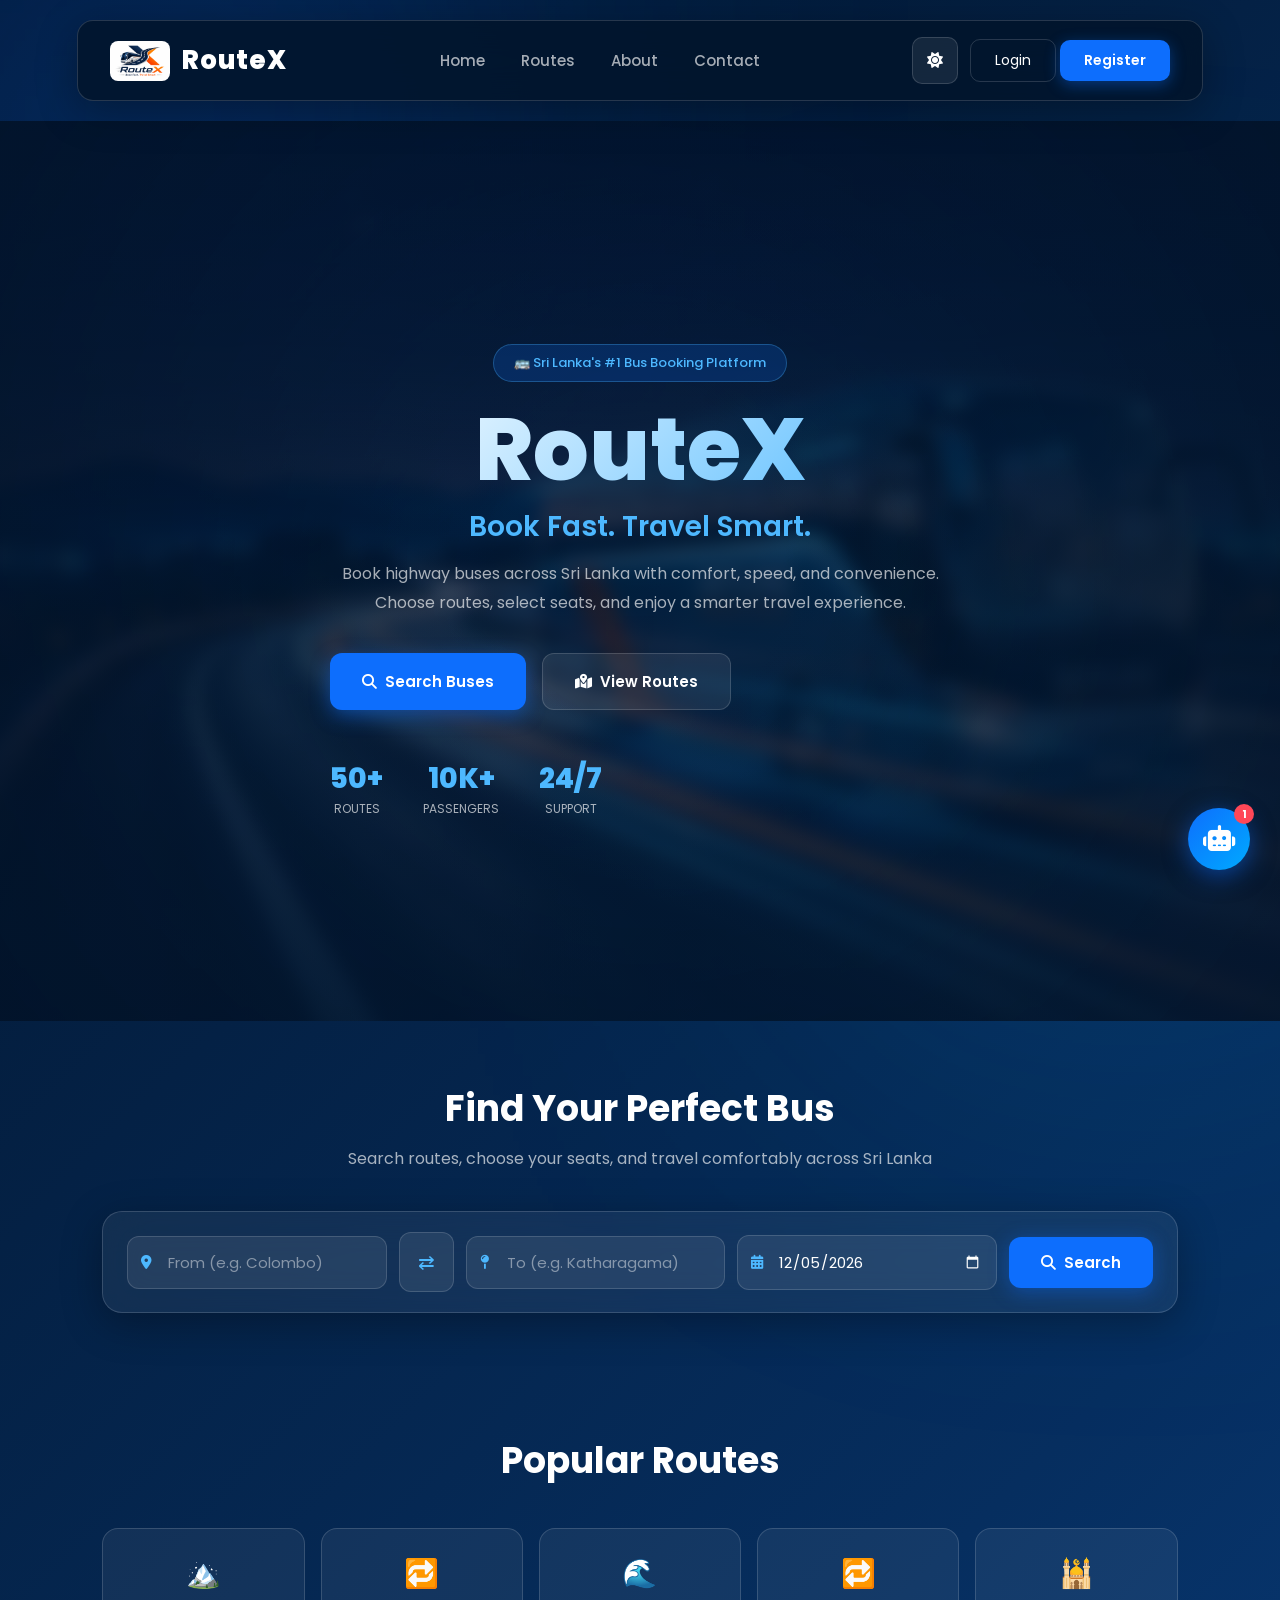
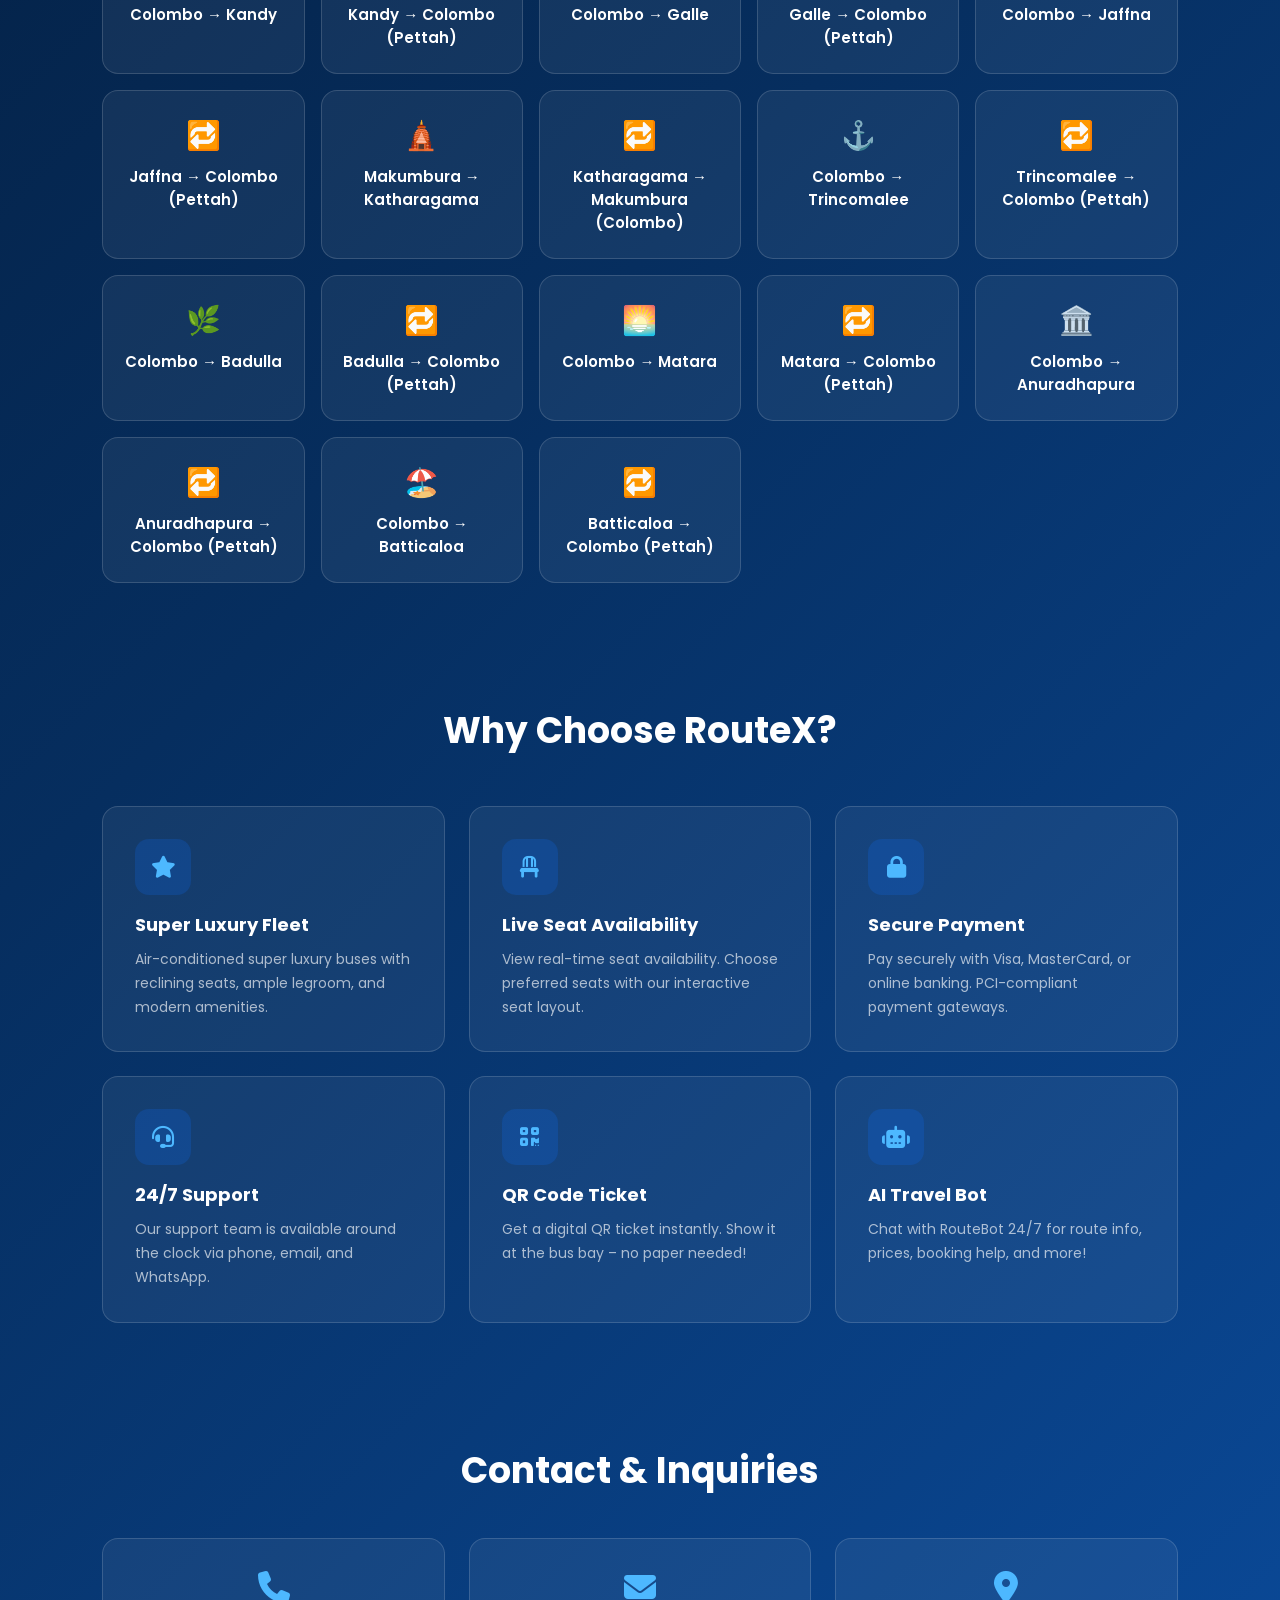
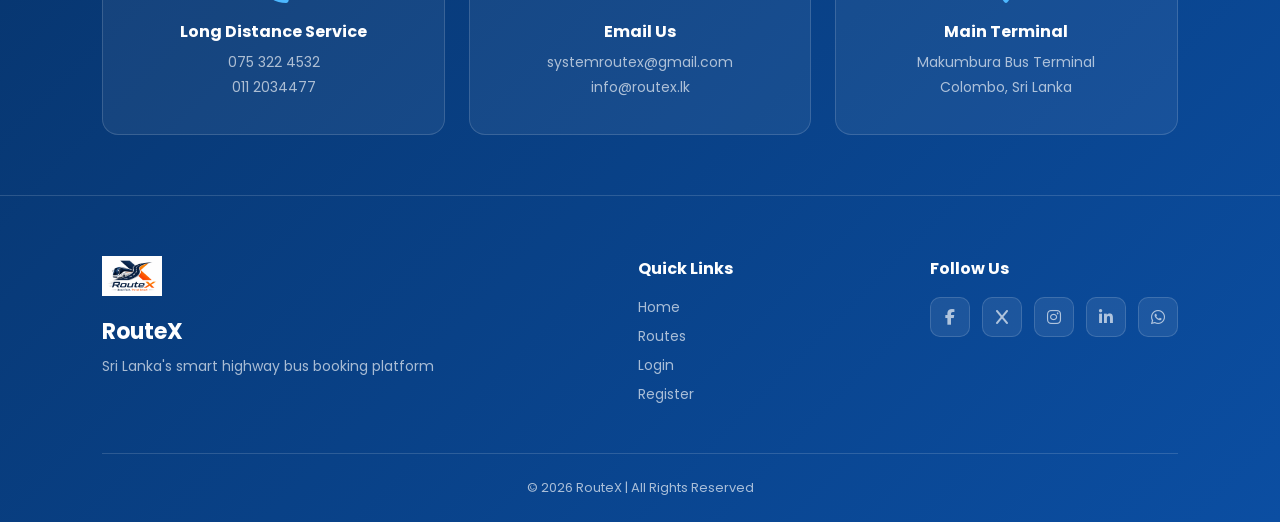
<file: src/main/resources/static/index.html>
<!DOCTYPE html>
<!--suppress ALL -->
<html lang="en">

<head>
    <meta charset="UTF-8">
    <meta name="viewport" content="width=device-width, initial-scale=1.0">
    <title>RouteX – Highway Bus Booking</title>
    <link rel="icon" href="images/Logo.png">
    <link rel="stylesheet" href="https://cdnjs.cloudflare.com/ajax/libs/font-awesome/6.5.0/css/all.min.css">
    <link href="https://fonts.googleapis.com/css2?family=Poppins:wght@300;400;500;600;700;800&display=swap"
          rel="stylesheet">
    <link rel="stylesheet" href="css/home.css">
</head>

<body>

<!-- NAVBAR -->
<header>
    <nav class="navbar">
        <div class="brand">
            <img class="nav-logo" src="images/Logo.png" alt="RouteX Logo">
            <h2 class="brand-name">RouteX</h2>
        </div>
        <ul class="nav-links">
            <li><a href="#hero">Home</a></li>
            <li><a href="#search-section">Routes</a></li>
            <li><a href="#features">About</a></li>
            <li><a href="#contact">Contact</a></li>
        </ul>
        <div class="nav-buttons">
            <button id="theme-toggle" class="theme-btn" aria-label="Switch to light mode">
                <i class="fa-solid fa-sun"></i>
            </button>
            <div id="guest-buttons">
                <button class="login-btn" onclick="location.href='login.html'">Login</button>
                <button class="register-btn" onclick="location.href='register.html'">Register</button>
            </div>
            <div id="user-menu" style="display:none;">
                <span id="user-greeting" class="user-greeting"></span>
                <button class="register-btn" onclick="location.href='my-bookings.html'">My Bookings</button>
                <button class="login-btn" onclick="logout()">Logout</button>
            </div>
        </div>
    </nav>
</header>

<!-- HERO -->
<section class="hero" id="hero">
    <div class="hero-content">
        <div class="hero-badge">🚌 Sri Lanka's #1 Bus Booking Platform</div>
        <h1>RouteX</h1>
        <h2>Book Fast. Travel Smart.</h2>
        <p>Book highway buses across Sri Lanka with comfort, speed, and convenience.
            Choose routes, select seats, and enjoy a smarter travel experience.</p>
        <div class="hero-buttons">
            <button onclick="scrollToSearch()"><i class="fas fa-search"></i> Search Buses</button>
            <button class="secondary" onclick="scrollToRoutes()"><i class="fas fa-map-marked-alt"></i> View
                Routes</button>
        </div>
        <div class="hero-stats">
            <div class="stat"><span class="stat-num">50+</span><span>Routes</span></div>
            <div class="stat"><span class="stat-num">10K+</span><span>Passengers</span></div>
            <div class="stat"><span class="stat-num">24/7</span><span>Support</span></div>
        </div>
    </div>

</section>

<!-- SEARCH BOX -->
<section class="search-section reveal" id="search-section">
    <div class="search-heading">
        <h2>Find Your Perfect Bus</h2>
        <p>Search routes, choose your seats, and travel comfortably across Sri Lanka</p>
    </div>
    <form class="search-box" onsubmit="goToResults(event)">
        <div class="input-wrapper">
            <i class="fas fa-map-marker-alt"></i>
            <input list="origins-list" id="from-input" type="text" placeholder="From (e.g. Colombo)" required>
            <datalist id="origins-list"></datalist>
        </div>
        <div class="swap-btn" onclick="swapLocations()">⇄</div>
        <div class="input-wrapper">
            <i class="fas fa-map-pin"></i>
            <input list="destinations-list" id="to-input" type="text" placeholder="To (e.g. Katharagama)" required>
            <datalist id="destinations-list"></datalist>
        </div>
        <div class="input-wrapper">
            <i class="fas fa-calendar-alt"></i>
            <input type="date" id="date-input" required>
        </div>
        <button type="submit"><i class="fas fa-search"></i> Search</button>
    </form>
</section>

<!-- POPULAR ROUTES -->
<section class="routes reveal" id="routes">
    <h2>Popular Routes</h2>
    <div class="route-cards" id="route-cards-container">
        <!-- Loaded dynamically -->
    </div>
</section>

<!-- WHY CHOOSE US -->
<section class="features reveal" id="features">
    <h2>Why Choose RouteX?</h2>
    <div class="feature-box">
        <div class="feature reveal reveal-delay">
            <div class="feature-icon"><i class="fas fa-star"></i></div>
            <h3>Super Luxury Fleet</h3>
            <p>Air-conditioned super luxury buses with reclining seats, ample legroom, and modern amenities.</p>
        </div>
        <div class="feature reveal reveal-delay">
            <div class="feature-icon"><i class="fas fa-chair"></i></div>
            <h3>Live Seat Availability</h3>
            <p>View real-time seat availability. Choose preferred seats with our interactive seat layout.</p>
        </div>
        <div class="feature reveal reveal-delay">
            <div class="feature-icon"><i class="fas fa-lock"></i></div>
            <h3>Secure Payment</h3>
            <p>Pay securely with Visa, MasterCard, or online banking. PCI-compliant payment gateways.</p>
        </div>
        <div class="feature reveal reveal-delay">
            <div class="feature-icon"><i class="fas fa-headset"></i></div>
            <h3>24/7 Support</h3>
            <p>Our support team is available around the clock via phone, email, and WhatsApp.</p>
        </div>
        <div class="feature reveal reveal-delay">
            <div class="feature-icon"><i class="fas fa-qrcode"></i></div>
            <h3>QR Code Ticket</h3>
            <p>Get a digital QR ticket instantly. Show it at the bus bay – no paper needed!</p>
        </div>
        <div class="feature reveal reveal-delay">
            <div class="feature-icon"><i class="fas fa-robot"></i></div>
            <h3>AI Travel Bot</h3>
            <p>Chat with RouteBot 24/7 for route info, prices, booking help, and more!</p>
        </div>
    </div>
</section>

<!-- CONTACT -->
<section class="contact-section reveal" id="contact">
    <h2>Contact & Inquiries</h2>
    <div class="contact-grid">
        <div class="contact-card">
            <i class="fas fa-phone"></i>
            <h3>Long Distance Service</h3>
            <p>075 322 4532</p>
            <p>011 2034477</p>
        </div>
        <div class="contact-card">
            <i class="fas fa-envelope"></i>
            <h3>Email Us</h3>
            <p>systemroutex@gmail.com</p>
            <p>info@routex.lk</p>
        </div>
        <div class="contact-card">
            <i class="fas fa-map-marker-alt"></i>
            <h3>Main Terminal</h3>
            <p>Makumbura Bus Terminal</p>
            <p>Colombo, Sri Lanka</p>
        </div>
    </div>
</section>

<!-- FOOTER -->
<footer>
    <div class="footer-content">
        <div class="footer-brand">
            <img src="images/Logo.png" alt="RouteX" style="height:40px;">
            <h3>RouteX</h3>
            <p>Sri Lanka's smart highway bus booking platform</p>
        </div>
        <div class="footer-links">
            <h4>Quick Links</h4>
            <a href="#">Home</a>
            <a href="#">Routes</a>
            <a href="login.html">Login</a>
            <a href="register.html">Register</a>
        </div>
        <div class="footer-social">
            <h4>Follow Us</h4>
            <div class="social-icons">
                <a href="#"><i class="fab fa-facebook-f"></i></a>
                <a href="#"><i class="fab fa-x"></i></a>
                <a href="#"><i class="fab fa-instagram"></i></a>
                <a href="#"><i class="fab fa-linkedin-in"></i></a>
                <a href="#"><i class="fab fa-whatsapp"></i></a>
            </div>
        </div>
    </div>
    <div class="footer-bottom">
        <p>© 2026 RouteX | All Rights Reserved</p>
    </div>
</footer>

<!-- CHATBOT -->
<div class="chatbot-toggle" onclick="toggleBot()">
    <i class="fas fa-robot"></i>
    <span class="bot-badge" id="bot-badge">1</span>
</div>
<div class="chatbot-window" id="chatbot-window">
    <div class="chatbot-header">
        <div class="bot-info">
            <div class="bot-avatar"><i class="fas fa-robot"></i></div>
            <div>
                <h4>RouteBot</h4>
                <span class="bot-status">🟢 Online</span>
            </div>
        </div>
        <button onclick="toggleBot()">✕</button>
    </div>
    <div class="chatbot-messages" id="chatbot-messages">
        <div class="bot-msg">
            👋 Hi! I'm <b>RouteBot</b>. Ask me about routes, prices, or how to book! 🚌
        </div>
    </div>
    <div class="chatbot-quick-replies">
        <button onclick="quickReply('routes from Colombo to Kandy')">🏔️ Colombo → Kandy</button>
        <button onclick="quickReply('routes from Kandy to Colombo')">↩ Kandy → Colombo</button>
        <button onclick="quickReply('routes from Colombo to Galle')">🌊 Colombo → Galle</button>
        <button onclick="quickReply('routes from Galle to Colombo')">↩ Galle → Colombo</button>
        <button onclick="quickReply('routes from Colombo to Jaffna')">🕌 Colombo → Jaffna</button>
        <button onclick="quickReply('routes from Jaffna to Colombo')">↩ Jaffna → Colombo</button>
        <button onclick="quickReply('routes from Makumbura to Katharagama')">🛕 Makumbura → Katharagama</button>
        <button onclick="quickReply('routes from Katharagama to Makumbura')">↩ Katharagama → Makumbura</button>
        <button onclick="quickReply('routes from Colombo to Trincomalee')">⚓ Colombo → Trincomalee</button>
        <button onclick="quickReply('routes from Trincomalee to Colombo')">↩ Trincomalee → Colombo</button>
        <button onclick="quickReply('routes from Colombo to Badulla')">🌿 Colombo → Badulla</button>
        <button onclick="quickReply('routes from Badulla to Colombo')">↩ Badulla → Colombo</button>
        <button onclick="quickReply('routes from Colombo to Matara')">🌅 Colombo → Matara</button>
        <button onclick="quickReply('routes from Matara to Colombo')">↩ Matara → Colombo</button>
        <button onclick="quickReply('routes from Colombo to Anuradhapura')">🏛️ Colombo → Anuradhapura</button>
        <button onclick="quickReply('routes from Anuradhapura to Colombo')">↩ Anuradhapura → Colombo</button>
        <button onclick="quickReply('routes from Colombo to Batticaloa')">🏖️ Colombo → Batticaloa</button>
        <button onclick="quickReply('routes from Batticaloa to Colombo')">↩ Batticaloa → Colombo</button>
        <button onclick="quickReply('all routes')">🚌 All Routes</button>
        <button onclick="quickReply('Ticket prices')">💰 Prices</button>
        <button onclick="quickReply('How to book')">📋 How to Book</button>
        <button onclick="quickReply('contact support')">📞 Contact</button>
    </div>
    <div class="chatbot-input">
        <input type="text" id="bot-input" placeholder="Type your question..." onkeypress="botEnter(event)">
        <button onclick="sendBotMessage()"><i class="fas fa-paper-plane"></i></button>
    </div>
</div>

<!-- LOADER -->
<div class="page-loader" id="page-loader">
    <div class="loader-bus">🚌</div>
    <p>Loading RouteX...</p>
</div>

<script src="js/home.js"></script>
</body>

</html>
</file>
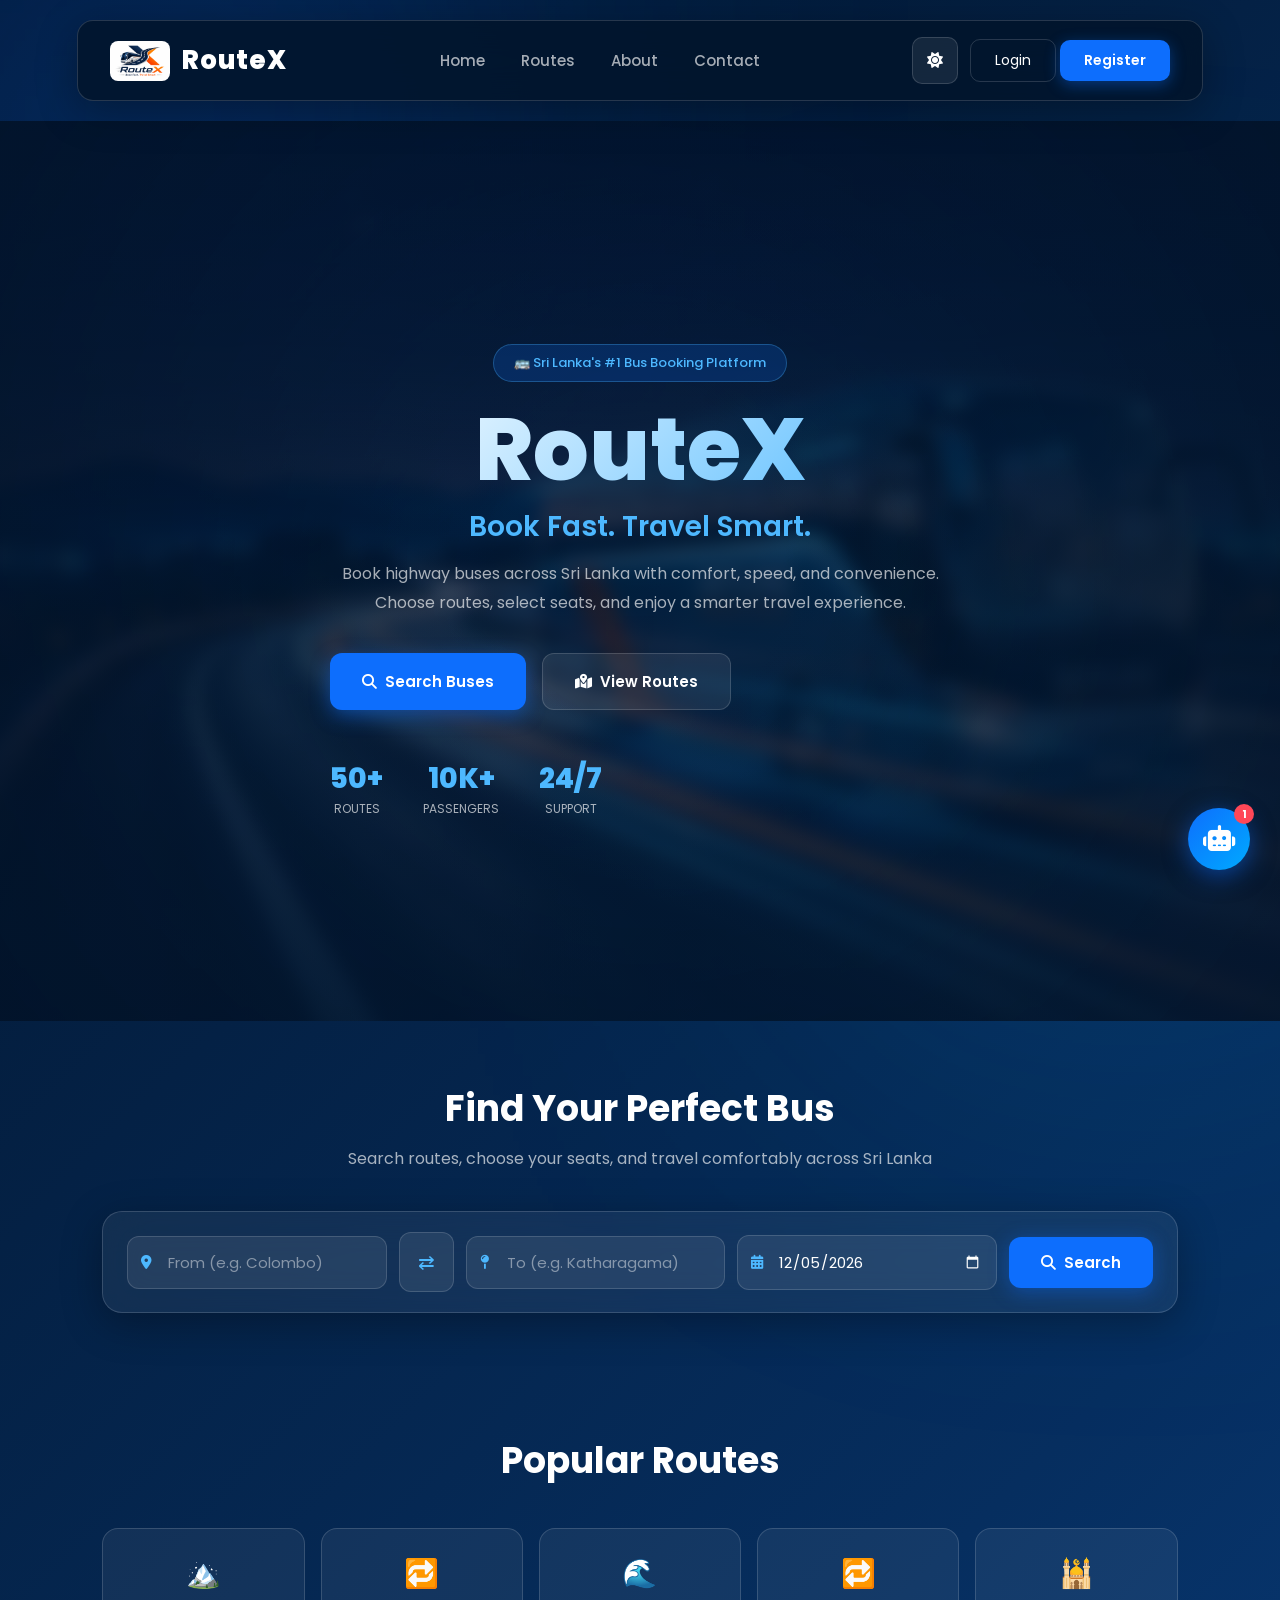
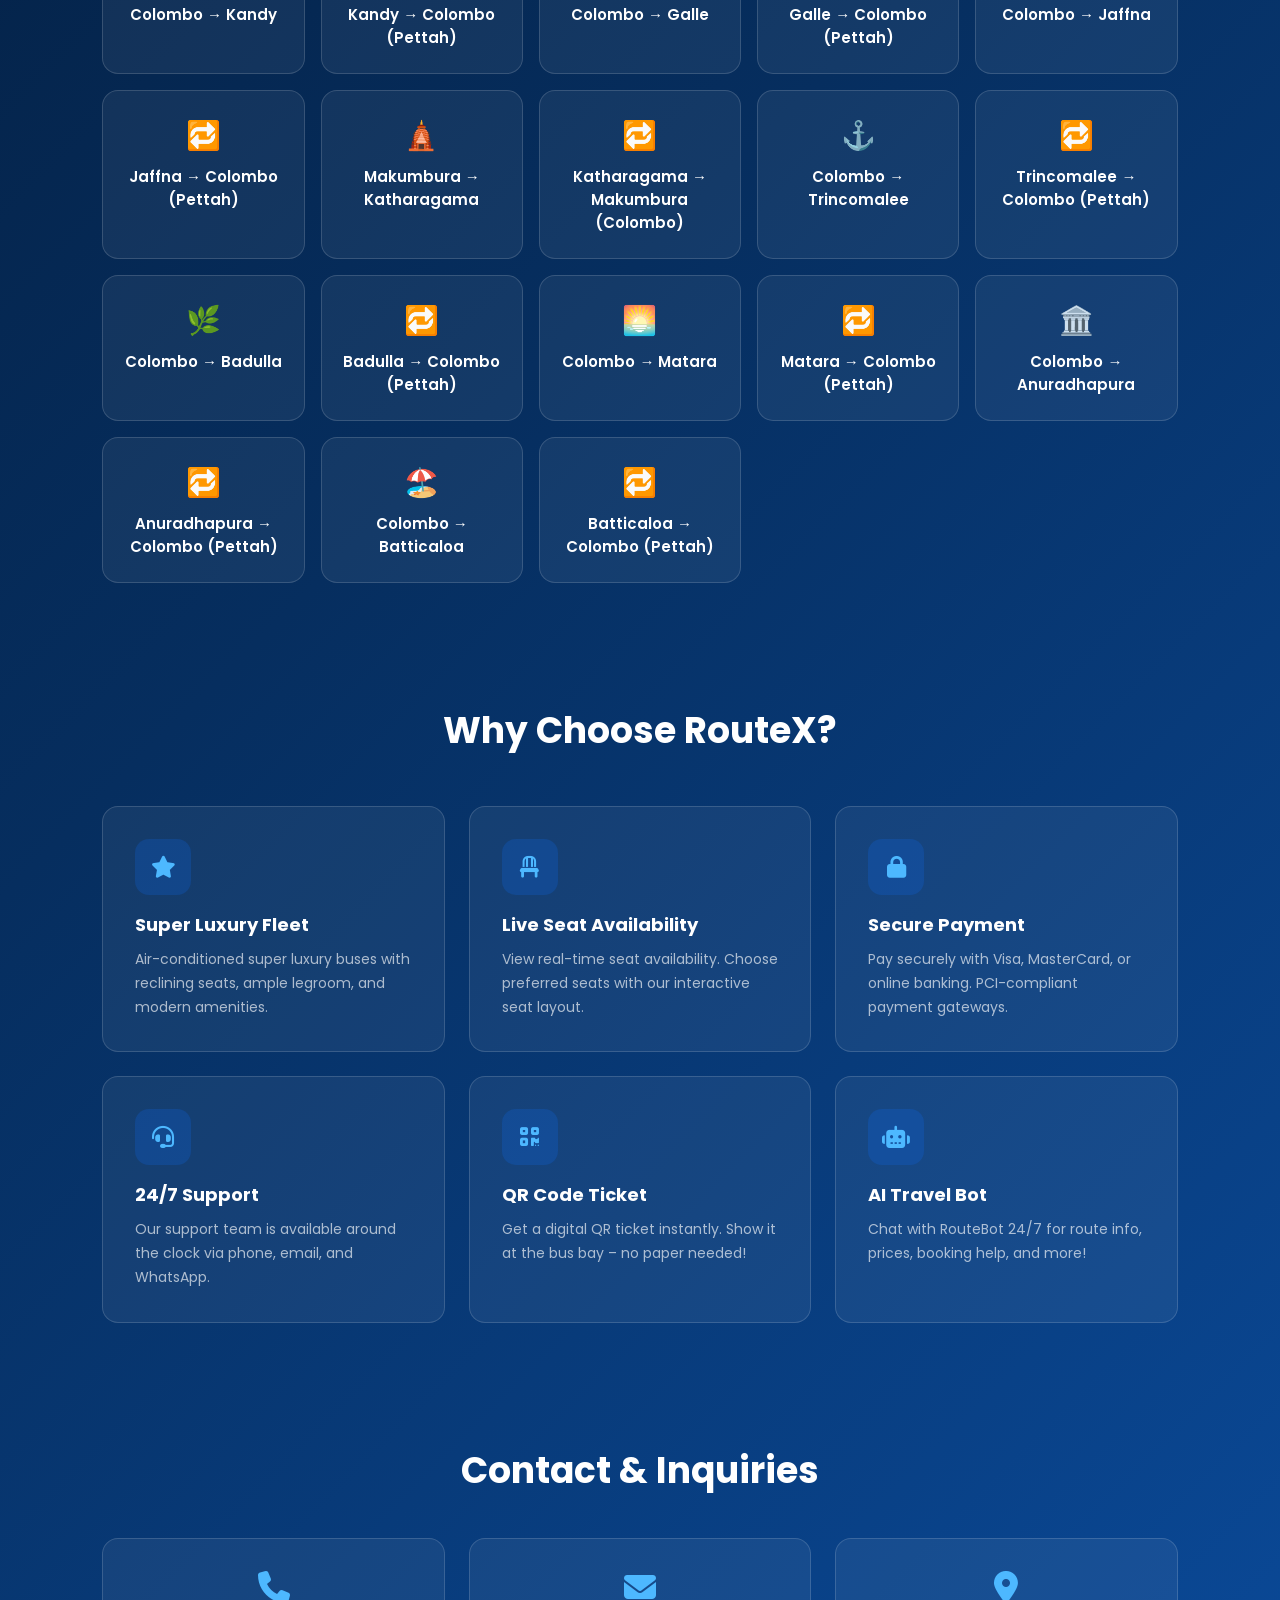
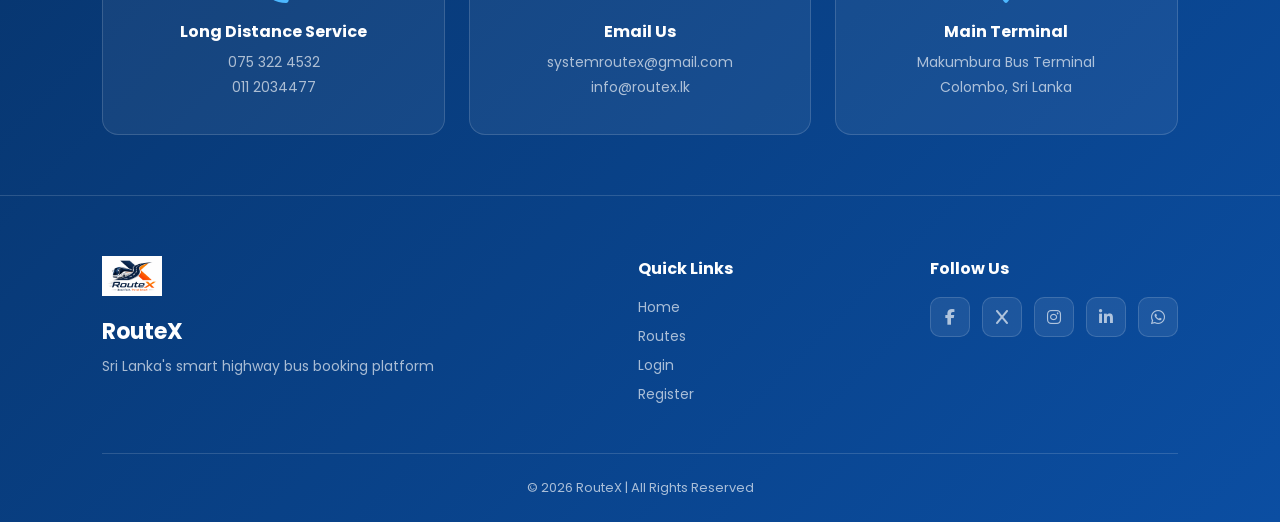
<file: src/main/resources/static/admin.html>
<!DOCTYPE html>
<!--suppress ALL -->
<html lang="en">
<head>
<meta charset="UTF-8"/>
<meta name="viewport" content="width=device-width, initial-scale=1.0"/>
<title>Admin Dashboard – RouteX</title>
<link rel="preconnect" href="https://fonts.googleapis.com"/>
<link href="https://fonts.googleapis.com/css2?family=Poppins:wght@300;400;500;600;700;800&display=swap" rel="stylesheet"/>
<link rel="stylesheet" href="css/home.css"/>
<style>
  .admin-layout { display: flex; min-height: 100vh; }

  /* Sidebar */
  .sidebar {
    width: 240px;
    background: rgba(13,27,75,0.95);
    border-right: 1px solid var(--glass-border);
    padding: 1.5rem 0;
    position: fixed;
    top: 0; left: 0; bottom: 0;
    z-index: 100;
    display: flex;
    flex-direction: column;
    backdrop-filter: blur(20px);
  }
  .sidebar-logo {
    font-size: 1.4rem;
    font-weight: 800;
    background: linear-gradient(135deg, var(--accent), var(--accent-2));
    -webkit-background-clip: text;
    -webkit-text-fill-color: transparent;
    padding: 0 1.5rem 1.5rem;
    border-bottom: 1px solid var(--glass-border);
    margin-bottom: 1.2rem;
  }
  .sidebar-logo small { display: block; font-size: 0.65rem; color: var(--text-muted); -webkit-text-fill-color: var(--text-muted); margin-top: 0.2rem; font-weight: 400; }
  .nav-item {
    display: flex;
    align-items: center;
    gap: 0.8rem;
    padding: 0.85rem 1.5rem;
    color: var(--text-muted);
    cursor: pointer;
    transition: all 0.2s;
    font-size: 0.88rem;
    font-weight: 500;
    border: none;
    background: transparent;
    width: 100%;
    text-align: left;
    font-family: 'Poppins', sans-serif;
  }
  .nav-item:hover { color: var(--accent); background: rgba(79,142,247,0.08); }
  .nav-item.active { color: var(--accent); background: rgba(79,142,247,0.12); border-left: 3px solid var(--accent); }
  .nav-item .nav-icon { font-size: 1.1rem; width: 22px; text-align: center; }
  .sidebar-footer { margin-top: auto; padding: 1rem 1.5rem; border-top: 1px solid var(--glass-border); }
  .admin-badge {
    background: linear-gradient(135deg, rgba(79,142,247,0.2), rgba(124,58,237,0.2));
    border: 1px solid rgba(79,142,247,0.3);
    border-radius: 10px;
    padding: 0.8rem;
    text-align: center;
  }
  .admin-badge .admin-name { font-size: 0.85rem; font-weight: 600; color: #fff; }
  .admin-badge .admin-role { font-size: 0.7rem; color: var(--accent); }

  /* Main content */
  .main-content {
    margin-left: 240px;
    flex: 1;
    padding: 2rem;
    position: relative;
    z-index: 1;
  }

  /* Header */
  .content-header {
    display: flex;
    justify-content: space-between;
    align-items: center;
    margin-bottom: 2rem;
  }
  .content-header h1 { font-size: 1.6rem; font-weight: 800; color: #fff; }
  .content-header p  { color: var(--text-muted); font-size: 0.85rem; margin-top: 0.2rem; }
  .btn-logout {
    background: transparent;
    border: 1px solid rgba(239,68,68,0.4);
    color: var(--danger);
    padding: 0.5rem 1.2rem;
    border-radius: 8px;
    font-family: 'Poppins', sans-serif;
    font-size: 0.85rem;
    cursor: pointer;
    transition: all 0.2s;
  }
  .btn-logout:hover { background: rgba(239,68,68,0.1); }

  /* Stat cards */
  .stats-grid {
    display: grid;
    grid-template-columns: repeat(auto-fill, minmax(200px, 1fr));
    gap: 1.2rem;
    margin-bottom: 2rem;
  }
  .stat-card {
    background: var(--card-bg);
    border: 1px solid var(--glass-border);
    border-radius: 14px;
    padding: 1.5rem;
    backdrop-filter: blur(20px);
    position: relative;
    overflow: hidden;
    animation: fadeUp 0.4s ease both;
  }
  .stat-card::before {
    content: '';
    position: absolute;
    top: -20px; right: -20px;
    width: 80px; height: 80px;
    border-radius: 50%;
    opacity: 0.1;
  }
  .stat-card:nth-child(1)::before { background: var(--accent); }
  .stat-card:nth-child(2)::before { background: var(--success); }
  .stat-card:nth-child(3)::before { background: var(--warning); }
  .stat-card:nth-child(4)::before { background: var(--accent-2); }
  .stat-icon { font-size: 1.8rem; margin-bottom: 0.8rem; }
  .stat-value { font-size: 2rem; font-weight: 800; color: #fff; }
  .stat-label { font-size: 0.8rem; color: var(--text-muted); margin-top: 0.2rem; }
  @keyframes fadeUp { from { opacity:0; transform:translateY(16px); } to { opacity:1; transform:translateY(0); } }

  /* Tabs */
  .tab-bar {
    display: flex;
    gap: 0.5rem;
    border-bottom: 1px solid var(--glass-border);
    margin-bottom: 1.5rem;
  }
  .tab-btn {
    padding: 0.7rem 1.5rem;
    background: transparent;
    border: none;
    border-bottom: 2px solid transparent;
    color: var(--text-muted);
    font-family: 'Poppins', sans-serif;
    font-size: 0.9rem;
    font-weight: 600;
    cursor: pointer;
    transition: all 0.2s;
  }
  .tab-btn:hover { color: var(--accent); }
  .tab-btn.active { color: var(--accent); border-bottom-color: var(--accent); }

  .tab-content { display: none; }
  .tab-content.active { display: block; }

  /* Table */
  .table-card {
    background: var(--card-bg);
    border: 1px solid var(--glass-border);
    border-radius: 16px;
    backdrop-filter: blur(20px);
    overflow: hidden;
  }
  .table-header {
    display: flex;
    justify-content: space-between;
    align-items: center;
    padding: 1.2rem 1.5rem;
    border-bottom: 1px solid var(--glass-border);
    flex-wrap: wrap;
    gap: 0.8rem;
  }
  .table-header h3 { font-size: 1rem; font-weight: 700; color: #fff; }
  .table-controls { display: flex; gap: 0.7rem; align-items: center; }

  .search-input {
    background: var(--glass);
    border: 1px solid var(--glass-border);
    border-radius: 8px;
    padding: 0.45rem 0.9rem;
    color: var(--text);
    font-family: 'Poppins', sans-serif;
    font-size: 0.82rem;
    outline: none;
    width: 220px;
  }
  .search-input:focus { border-color: var(--accent); }
  .search-input::placeholder { color: var(--text-muted); }

  .btn-primary {
    background: linear-gradient(135deg, var(--accent), var(--accent-2));
    border: none;
    color: #fff;
    padding: 0.5rem 1.2rem;
    border-radius: 8px;
    font-family: 'Poppins', sans-serif;
    font-size: 0.82rem;
    font-weight: 600;
    cursor: pointer;
    transition: opacity 0.2s, transform 0.2s;
  }
  .btn-primary:hover { opacity: 0.85; transform: translateY(-1px); }

  .data-table { width: 100%; border-collapse: collapse; }
  .data-table th {
    text-align: left;
    padding: 0.9rem 1.2rem;
    font-size: 0.7rem;
    font-weight: 700;
    color: var(--text-muted);
    text-transform: uppercase;
    letter-spacing: 0.05em;
    border-bottom: 1px solid var(--glass-border);
    background: rgba(255,255,255,0.02);
  }
  .data-table td {
    padding: 1rem 1.2rem;
    font-size: 0.85rem;
    color: var(--text);
    border-bottom: 1px solid rgba(255,255,255,0.04);
    vertical-align: middle;
  }
  .data-table tr:last-child td { border-bottom: none; }
  .data-table tr:hover td { background: rgba(79,142,247,0.04); }

  .status-pill {
    display: inline-block;
    padding: 0.25rem 0.75rem;
    border-radius: 20px;
    font-size: 0.72rem;
    font-weight: 700;
    text-transform: uppercase;
  }
  .status-pill.confirmed  { background:rgba(16,185,129,0.15); color:var(--success); }
  .status-pill.pending    { background:rgba(245,158,11,0.15); color:var(--warning); }
  .status-pill.cancelled  { background:rgba(239,68,68,0.15);  color:var(--danger);  }
  .status-pill.active     { background:rgba(16,185,129,0.15); color:var(--success); }
  .status-pill.inactive   { background:rgba(239,68,68,0.15);  color:var(--danger);  }

  .action-btns { display: flex; gap: 0.4rem; }
  .btn-edit {
    background: rgba(79,142,247,0.15);
    border: 1px solid rgba(79,142,247,0.3);
    color: var(--accent);
    padding: 0.35rem 0.75rem;
    border-radius: 7px;
    font-size: 0.75rem;
    cursor: pointer;
    font-family: 'Poppins', sans-serif;
    transition: all 0.2s;
  }
  .btn-edit:hover { background: rgba(79,142,247,0.25); }
  .btn-delete {
    background: rgba(239,68,68,0.1);
    border: 1px solid rgba(239,68,68,0.3);
    color: var(--danger);
    padding: 0.35rem 0.75rem;
    border-radius: 7px;
    font-size: 0.75rem;
    cursor: pointer;
    font-family: 'Poppins', sans-serif;
    transition: all 0.2s;
  }
  .btn-delete:hover { background: rgba(239,68,68,0.2); }

  .table-footer {
    display: flex;
    justify-content: space-between;
    align-items: center;
    padding: 1rem 1.5rem;
    border-top: 1px solid var(--glass-border);
    font-size: 0.8rem;
    color: var(--text-muted);
    flex-wrap: wrap;
    gap: 0.8rem;
  }
  .pagination { display: flex; gap: 0.4rem; }
  .page-btn {
    width: 32px; height: 32px;
    border-radius: 8px;
    border: 1px solid var(--glass-border);
    background: var(--glass);
    color: var(--text-muted);
    font-family: 'Poppins', sans-serif;
    font-size: 0.8rem;
    cursor: pointer;
    transition: all 0.2s;
    display: flex; align-items: center; justify-content: center;
  }
  .page-btn:hover, .page-btn.active { background: var(--accent); border-color: var(--accent); color: #fff; }
  .page-btn:disabled { opacity: 0.4; cursor: not-allowed; }

  /* Scrollable table wrapper */
  .table-wrapper { overflow-x: auto; }

  /* Modal */
  .modal-overlay {
    position: fixed; inset: 0;
    background: rgba(0,0,0,0.8);
    backdrop-filter: blur(8px);
    z-index: 9999;
    display: none; align-items: center; justify-content: center;
    padding: 1rem;
  }
  .modal-overlay.show { display: flex; }
  .modal-box {
    background: #0d1b4b;
    border: 1px solid rgba(79,142,247,0.3);
    border-radius: 20px;
    padding: 2rem;
    max-width: 560px;
    width: 100%;
    max-height: 90vh;
    overflow-y: auto;
    animation: scaleIn 0.3s cubic-bezier(0.34,1.56,0.64,1) both;
  }
  @keyframes scaleIn { from{opacity:0;transform:scale(0.88)} to{opacity:1;transform:scale(1)} }
  .modal-header {
    display: flex; justify-content: space-between; align-items: center;
    margin-bottom: 1.5rem;
  }
  .modal-header h3 { font-size: 1.1rem; font-weight: 700; color: #fff; }
  .modal-close {
    background: transparent; border: none; color: var(--text-muted);
    font-size: 1.3rem; cursor: pointer; transition: color 0.2s; line-height: 1;
  }
  .modal-close:hover { color: #fff; }
  .form-group { display: flex; flex-direction: column; gap: 0.4rem; margin-bottom: 1rem; }
  .form-label { font-size: 0.78rem; color: var(--text-muted); font-weight: 500; text-transform: uppercase; letter-spacing: 0.05em; }
  .form-input {
    background: var(--glass);
    border: 1px solid var(--glass-border);
    border-radius: 10px;
    padding: 0.75rem 1rem;
    color: var(--text);
    font-family: 'Poppins', sans-serif;
    font-size: 0.88rem;
    outline: none;
    width: 100%;
    transition: border-color 0.2s;
  }
  .form-input:focus { border-color: var(--accent); }
  .form-row-2 { display: grid; grid-template-columns: 1fr 1fr; gap: 1rem; }
  .modal-actions { display: flex; gap: 1rem; margin-top: 1.5rem; }
  .btn-save {
    flex: 1; padding: 0.85rem;
    background: linear-gradient(135deg, var(--accent), var(--accent-2));
    border: none; border-radius: 10px; color: #fff;
    font-family: 'Poppins', sans-serif; font-size: 0.9rem; font-weight: 700; cursor: pointer;
    transition: opacity 0.2s;
  }
  .btn-save:hover { opacity: 0.85; }
  .btn-cancel-modal {
    flex: 1; padding: 0.85rem;
    background: transparent; border: 1px solid var(--glass-border); border-radius: 10px;
    color: var(--text-muted); font-family: 'Poppins', sans-serif; font-size: 0.9rem; cursor: pointer;
    transition: all 0.2s;
  }
  .btn-cancel-modal:hover { border-color: var(--accent); color: var(--accent); }

  /* Skeleton */
  .skeleton { background: linear-gradient(90deg, var(--glass) 25%, rgba(255,255,255,0.08) 50%, var(--glass) 75%); background-size: 200% 100%; animation: shimmer 1.5s infinite; border-radius: 6px; }
  @keyframes shimmer { to { background-position: -200% 0; } }
  .sk-row { height: 52px; margin-bottom: 0.5rem; }

  /* Toast */
  .toast-container { position: fixed; top: 1.5rem; right: 1.5rem; z-index: 10000; display: flex; flex-direction: column; gap: 0.5rem; }
  .toast { background: var(--card-bg); border: 1px solid var(--glass-border); border-radius: 12px; padding: 0.85rem 1.2rem; display: flex; align-items: center; gap: 0.7rem; font-size: 0.83rem; backdrop-filter: blur(20px); animation: slideIn 0.3s ease; box-shadow: 0 4px 20px rgba(0,0,0,0.3); max-width: 300px; }
  @keyframes slideIn { from{opacity:0;transform:translateX(100%)} to{opacity:1;transform:translateX(0)} }
  .toast.success { border-left: 3px solid var(--success); }
  .toast.error   { border-left: 3px solid var(--danger); }

  @media (max-width: 768px) {
    .sidebar { transform: translateX(-100%); transition: transform 0.3s; }
    .sidebar.open { transform: translateX(0); }
    .main-content { margin-left: 0; padding: 1rem; }
    .stats-grid { grid-template-columns: 1fr 1fr; }
    .form-row-2 { grid-template-columns: 1fr; }
  }
</style>
</head>
<body>

<div class="admin-layout">

  <!-- Sidebar -->
  <aside class="sidebar" id="sidebar">
    <div class="sidebar-logo">
      🚌 RouteX
      <small>Admin Dashboard</small>
    </div>
    <button class="nav-item active" onclick="switchTab('overview')" id="nav-overview">
      <span class="nav-icon">📊</span> Overview
    </button>
    <button class="nav-item" onclick="switchTab('routes')" id="nav-routes">
      <span class="nav-icon">🗺️</span> Manage Routes
    </button>
    <button class="nav-item" onclick="switchTab('bookings')" id="nav-bookings">
      <span class="nav-icon">🎫</span> All Bookings
    </button>
    <button class="nav-item" onclick="switchTab('users')" id="nav-users">
      <span class="nav-icon">👥</span> Users
    </button>
    <div class="sidebar-footer">
      <div class="admin-badge">
        <div class="admin-name" id="adminName">Admin</div>
        <div class="admin-role">⭐ Super Admin</div>
      </div>
    </div>
  </aside>

  <!-- Main -->
  <main class="main-content">
    <div class="content-header">
      <div>
        <h1 id="pageTitle">Overview</h1>
        <p id="pageSubtitle">Welcome back, Admin</p>
      </div>
      <button class="btn-logout" onclick="logout()">🔓 Logout</button>
    </div>

    <!-- ── Overview Tab ── -->
    <div class="tab-content active" id="tab-overview">
      <div class="stats-grid" id="statsGrid">
        <div class="stat-card" style="animation-delay:0s">
          <div class="stat-icon">🗺️</div>
          <div class="stat-value" id="stat-routes">—</div>
          <div class="stat-label">Total Routes</div>
        </div>
        <div class="stat-card" style="animation-delay:0.08s">
          <div class="stat-icon">🎫</div>
          <div class="stat-value" id="stat-bookings">—</div>
          <div class="stat-label">Total Bookings</div>
        </div>
        <div class="stat-card" style="animation-delay:0.16s">
          <div class="stat-icon">✅</div>
          <div class="stat-value" id="stat-confirmed">—</div>
          <div class="stat-label">Confirmed</div>
        </div>
        <div class="stat-card" style="animation-delay:0.24s">
          <div class="stat-icon">💰</div>
          <div class="stat-value" id="stat-revenue">—</div>
          <div class="stat-label">Est. Revenue (Rs.)</div>
        </div>
      </div>

      <!-- Recent Bookings -->
      <div class="table-card">
        <div class="table-header"><h3>📋 Recent Bookings</h3></div>
        <div class="table-wrapper">
          <table class="data-table">
            <thead>
              <tr>
                <th>Reference</th><th>Passenger</th><th>Route</th><th>Date</th><th>Amount</th><th>Status</th>
              </tr>
            </thead>
            <tbody id="recentBookingsBody"></tbody>
          </table>
        </div>
      </div>
    </div>

    <!-- ── Routes Tab ── -->
    <div class="tab-content" id="tab-routes">
      <div class="table-card">
        <div class="table-header">
          <h3>🗺️ Bus Routes</h3>
          <div class="table-controls">
            <input type="text" class="search-input" id="routeSearch" placeholder="🔍 Search routes…" oninput="filterRoutesTable()"/>
            <button class="btn-primary" onclick="openRouteModal()">+ Add Route</button>
          </div>
        </div>
        <div class="table-wrapper">
          <table class="data-table">
            <thead>
              <tr>
                <th>Route</th><th>Departure</th><th>Arrival</th><th>Type</th><th>Price (Rs.)</th><th>Seats</th><th>Bay</th><th>Status</th><th>Actions</th>
              </tr>
            </thead>
            <tbody id="routesBody"></tbody>
          </table>
        </div>
        <div class="table-footer">
          <span id="routeCount">Loading…</span>
          <div class="pagination" id="routePagination"></div>
        </div>
      </div>
    </div>

    <!-- ── Bookings Tab ── -->
    <div class="tab-content" id="tab-bookings">
      <div class="table-card">
        <div class="table-header">
          <h3>🎫 All Bookings</h3>
          <div class="table-controls">
            <select class="search-input" id="bookingStatusFilter" onchange="loadAllBookings(0)" style="width:160px">
              <option value="">All Statuses</option>
              <option value="CONFIRMED">Confirmed</option>
              <option value="PENDING">Pending</option>
              <option value="CANCELLED">Cancelled</option>
            </select>
          </div>
        </div>
        <div class="table-wrapper">
          <table class="data-table">
            <thead>
              <tr>
                <th>Reference</th><th>Passenger</th><th>Route</th><th>Travel Date</th><th>Seats</th><th>Amount</th><th>Status</th><th>Action</th>
              </tr>
            </thead>
            <tbody id="allBookingsBody"></tbody>
          </table>
        </div>
        <div class="table-footer">
          <span id="bookingCount">Loading…</span>
          <div class="pagination" id="bookingPagination"></div>
        </div>
      </div>
    </div>

    <!-- ── Users Tab ── -->
    <div class="tab-content" id="tab-users">
      <div class="table-card">
        <div class="table-header">
          <h3>👥 Registered Users</h3>
          <div class="table-controls">
            <span id="userCount">Loading…</span>
          </div>
        </div>
        <div class="table-wrapper">
          <table class="data-table">
            <thead>
              <tr><th>Name</th><th>Email</th><th>Phone</th><th>Role</th><th>Status</th><th>Joined</th><th>Actions</th></tr>
            </thead>
            <tbody id="usersBody"></tbody>
          </table>
        </div>
        <div class="table-footer">
          <div class="pagination" id="userPagination"></div>
        </div>
      </div>
    </div>

  </main>
</div>

<!-- Route Modal -->
<div class="modal-overlay" id="routeModal">
  <div class="modal-box">
    <div class="modal-header">
      <h3 id="modalTitle">Add New Route</h3>
      <button class="modal-close" onclick="closeRouteModal()">✕</button>
    </div>
    <div class="form-row-2">
      <div class="form-group">
        <label class="form-label">Origin *</label>
        <input type="text" class="form-input" id="r-origin" placeholder="e.g. Colombo"/>
      </div>
      <div class="form-group">
        <label class="form-label">Destination *</label>
        <input type="text" class="form-input" id="r-destination" placeholder="e.g. Katharagama"/>
      </div>
    </div>
    <div class="form-row-2">
      <div class="form-group">
        <label class="form-label">Departure Time *</label>
        <input type="time" class="form-input" id="r-departure"/>
      </div>
      <div class="form-group">
        <label class="form-label">Arrival Time *</label>
        <input type="time" class="form-input" id="r-arrival"/>
      </div>
    </div>
    <div class="form-row-2">
      <div class="form-group">
        <label class="form-label">Bus Type *</label>
        <select class="form-input" id="r-busType">
          <option value="NORMAL">Normal</option>
          <option value="SEMI_LUXURY">Semi Luxury</option>
          <option value="LUXURY">Luxury</option>
          <option value="SUPER_LUXURY">Super Luxury</option>
        </select>
      </div>
      <div class="form-group">
        <label class="form-label">Bus Bay</label>
        <input type="text" class="form-input" id="r-bay" placeholder="e.g. B-6"/>
      </div>
    </div>
    <div class="form-row-2">
      <div class="form-group">
        <label class="form-label">Price per Seat (Rs.) *</label>
        <input type="number" class="form-input" id="r-price" placeholder="750"/>
      </div>
      <div class="form-group">
        <label class="form-label">Total Seats *</label>
        <input type="number" class="form-input" id="r-seats" placeholder="45" value="45"/>
      </div>
    </div>
    <div class="form-group">
      <label class="form-label">Operator Name</label>
      <input type="text" class="form-input" id="r-operator" placeholder="e.g. Lanka Ashok Leyland"/>
    </div>
    <div class="form-row-2">
      <div class="form-group">
        <label class="form-label">Contact Number</label>
        <input type="text" class="form-input" id="r-contact" placeholder="011-XXXXXXX"/>
      </div>
      <div class="form-group">
        <label class="form-label">Status</label>
        <select class="form-input" id="r-active">
          <option value="true">Active</option>
          <option value="false">Inactive</option>
        </select>
      </div>
    </div>
    <div class="modal-actions">
      <button class="btn-cancel-modal" onclick="closeRouteModal()">Cancel</button>
      <button class="btn-save" onclick="saveRoute()" id="saveRouteBtn">Save Route</button>
    </div>
  </div>
</div>

<!-- User Modal -->
<div class="modal-overlay" id="userModal">
  <div class="modal-box">
    <div class="modal-header">
      <h3 id="userModalTitle">Edit User</h3>
      <button class="modal-close" onclick="closeUserModal()">✕</button>
    </div>
    <div class="form-group">
      <label class="form-label">Full Name *</label>
      <input type="text" class="form-input" id="u-fullName" placeholder="John Doe"/>
    </div>
    <div class="form-group">
      <label class="form-label">Email *</label>
      <input type="email" class="form-input" id="u-email" placeholder="john@example.com"/>
    </div>
    <div class="form-group">
      <label class="form-label">Phone</label>
      <input type="text" class="form-input" id="u-phone" placeholder="e.g. 0711234567"/>
    </div>
    <div class="modal-actions">
      <button class="btn-cancel-modal" onclick="closeUserModal()">Cancel</button>
      <button class="btn-save" onclick="saveUser()" id="saveUserBtn">Save User</button>
    </div>
  </div>
</div>

<!-- Toast -->
<div class="toast-container" id="toastContainer"></div>

<script>
const API = '';
const token = localStorage.getItem('routex_token');
if (!token) { window.location.href = 'login.html'; }

// Check admin role
const user = JSON.parse(localStorage.getItem('routex_user') || '{}');
if (user.role !== 'ADMIN') { window.location.href = 'index.html'; }
document.getElementById('adminName').textContent = user.fullName || 'Admin';
document.getElementById('pageSubtitle').textContent = `Welcome back, ${user.fullName || 'Admin'}`;

function authHeaders() {
  return { 'Authorization': `Bearer ${token}`, 'Content-Type': 'application/json' };
}

// ── Tab Navigation ──
function switchTab(tab) {
  document.querySelectorAll('.tab-content').forEach(t => t.classList.remove('active'));
  document.querySelectorAll('.nav-item').forEach(n => n.classList.remove('active'));
  document.getElementById(`tab-${tab}`).classList.add('active');
  document.getElementById(`nav-${tab}`).classList.add('active');

  const titles = { overview:'Overview', routes:'Manage Routes', bookings:'All Bookings', users:'Users' };
  document.getElementById('pageTitle').textContent = titles[tab];

  if (tab === 'overview') loadOverview();
  if (tab === 'routes')   loadRoutes(0);
  if (tab === 'bookings') loadAllBookings(0);
  if (tab === 'users')    loadUsers();
}

// ── Overview ──
async function loadOverview() {
  try {
    // Load routes count
    const rRes = await fetch(`${API}/api/admin/routes?page=0&size=1`, { headers: authHeaders() });
    if (!rRes.ok) throw new Error(`Routes failed: ${rRes.statusText}`);
    const rData = await rRes.json();
    if (!rData.success) throw new Error(rData.message || 'Failed to fetch routes');
    document.getElementById('stat-routes').textContent = rData.data.totalElements;

    // Load bookings stats
    const bRes = await fetch(`${API}/api/admin/bookings?page=0&size=5`, { headers: authHeaders() });
    if (!bRes.ok) throw new Error(`Bookings failed: ${bRes.statusText}`);
    const bData = await bRes.json();
    if (!bData.success) throw new Error(bData.message || 'Failed to fetch bookings');
    
    const pg = bData.data;
    document.getElementById('stat-bookings').textContent = pg.totalElements;
    const confirmed = pg.content.filter(b => b.status === 'CONFIRMED').length;
    document.getElementById('stat-confirmed').textContent = confirmed;
    const revenue = pg.content.reduce((s, b) => s + (b.status !== 'CANCELLED' ? b.totalAmount : 0), 0);
    document.getElementById('stat-revenue').textContent = revenue.toLocaleString();

    // Recent table
    const tbody = document.getElementById('recentBookingsBody');
    tbody.innerHTML = pg.content.map(b => `
      <tr>
        <td><code style="color:var(--accent);font-size:0.78rem">${b.bookingReference}</code></td>
        <td>${b.passengerName}</td>
        <td>${b.origin} → ${b.destination}</td>
        <td>${formatDate(b.travelDate)}</td>
        <td>Rs. ${b.totalAmount.toLocaleString()}</td>
        <td><span class="status-pill ${b.status.toLowerCase()}">${b.status}</span></td>
      </tr>`).join('');
  } catch(e) {
    console.error(e);
    showToast(e.message || 'Failed to load overview data', 'error');
  }
}

// ── Routes ──
let allRoutesData = [];
let routePage = 0;

async function loadRoutes(page = 0) {
  routePage = page;
  const tbody = document.getElementById('routesBody');
  tbody.innerHTML = [1,2,3,4].map(() => `<tr><td colspan="9"><div class="skeleton sk-row"></div></td></tr>`).join('');
  try {
    const res = await fetch(`${API}/api/admin/routes?page=${page}&size=10`, { headers: authHeaders() });
    if (!res.ok) throw new Error(`HTTP error: ${res.status}`);
    const data = await res.json();
    if (data.success) {
      const pg = data.data;
      allRoutesData = pg.content;
      renderRoutesTable(pg.content);
      document.getElementById('routeCount').textContent = `${pg.totalElements} routes total`;
      renderPagination('routePagination', pg.totalPages, pg.number, loadRoutes);
    } else {
      throw new Error(data.message || 'Failed to load routes');
    }
  } catch(e) {
    tbody.innerHTML = `<tr><td colspan="9" style="text-align:center;color:var(--text-muted);padding:2rem">Failed to load</td></tr>`;
    showToast(e.message || 'Failed to load routes', 'error');
  }
}

function renderRoutesTable(routes) {
  const tbody = document.getElementById('routesBody');
  if (!routes.length) {
    tbody.innerHTML = `<tr><td colspan="9" style="text-align:center;color:var(--text-muted);padding:2rem">No routes found</td></tr>`;
    return;
  }
  tbody.innerHTML = routes.map(r => `
    <tr>
      <td><strong>${r.origin}</strong> → <strong>${r.destination}</strong></td>
      <td>${r.departureTime}</td>
      <td>${r.arrivalTime}</td>
      <td>${r.busType.replace(/_/g,' ')}</td>
      <td><strong>Rs. ${r.price.toLocaleString()}</strong></td>
      <td>${r.totalSeats}</td>
      <td>${r.busBay || '—'}</td>
      <td><span class="status-pill ${r.active ? 'active' : 'inactive'}">${r.active ? 'Active' : 'Inactive'}</span></td>
      <td>
        <div class="action-btns">
          <button class="btn-edit" onclick="editRoute(${JSON.stringify(r).replace(/"/g,'&quot;')})">✏️ Edit</button>
          <button class="btn-delete" onclick="deleteRoute(${r.id},'${r.origin} → ${r.destination}')">🗑️</button>
        </div>
      </td>
    </tr>`).join('');
}

function filterRoutesTable() {
  const q = document.getElementById('routeSearch').value.toLowerCase();
  const filtered = allRoutesData.filter(r =>
    r.origin.toLowerCase().includes(q) || r.destination.toLowerCase().includes(q) ||
    r.operatorName?.toLowerCase().includes(q)
  );
  renderRoutesTable(filtered);
}

// Route Modal
let editingRouteId = null;
function openRouteModal(route = null) {
  editingRouteId = route ? route.id : null;
  document.getElementById('modalTitle').textContent = route ? 'Edit Route' : 'Add New Route';
  document.getElementById('r-origin').value     = route?.origin || '';
  document.getElementById('r-destination').value = route?.destination || '';
  document.getElementById('r-departure').value  = route?.departureTime || '';
  document.getElementById('r-arrival').value    = route?.arrivalTime || '';
  document.getElementById('r-busType').value    = route?.busType || 'NORMAL';
  document.getElementById('r-bay').value        = route?.busBay || '';
  document.getElementById('r-price').value      = route?.price || '';
  document.getElementById('r-seats').value      = route?.totalSeats || 45;
  document.getElementById('r-operator').value   = route?.operatorName || '';
  document.getElementById('r-contact').value    = route?.contactNumber || '';
  document.getElementById('r-active').value     = route ? String(route.active) : 'true';
  document.getElementById('routeModal').classList.add('show');
}
function editRoute(r) { openRouteModal(r); }
function closeRouteModal() { document.getElementById('routeModal').classList.remove('show'); editingRouteId = null; }

async function saveRoute() {
  const btn = document.getElementById('saveRouteBtn');
  const body = {
    origin:        document.getElementById('r-origin').value.trim(),
    destination:   document.getElementById('r-destination').value.trim(),
    departureTime: document.getElementById('r-departure').value,
    arrivalTime:   document.getElementById('r-arrival').value,
    busType:       document.getElementById('r-busType').value,
    busBay:        document.getElementById('r-bay').value.trim(),
    price:         parseFloat(document.getElementById('r-price').value),
    totalSeats:    parseInt(document.getElementById('r-seats').value),
    operatorName:  document.getElementById('r-operator').value.trim(),
    contactNumber: document.getElementById('r-contact').value.trim(),
    active:        document.getElementById('r-active').value === 'true',
  };
  if (!body.origin || !body.destination || !body.departureTime || !body.price) {
    showToast('Please fill all required fields', 'error'); return;
  }
  btn.textContent = 'Saving…'; btn.disabled = true;
  try {
    const url    = editingRouteId ? `${API}/api/admin/routes/${editingRouteId}` : `${API}/api/admin/routes`;
    const method = editingRouteId ? 'PUT' : 'POST';
    const res  = await fetch(url, { method, headers: authHeaders(), body: JSON.stringify(body) });
    const data = await res.json();
    if (!res.ok) {
      throw new Error(data.message || `HTTP error: ${res.status}`);
    }
    if (data.success) {
      showToast(editingRouteId ? 'Route updated!' : 'Route created!', 'success');
      closeRouteModal(); loadRoutes(routePage);
    } else {
      throw new Error(data.message || 'Failed to save');
    }
  } catch(e) {
    showToast(e.message || 'Network error', 'error');
  } finally {
    btn.textContent = 'Save Route'; btn.disabled = false;
  }
}

async function deleteRoute(id, name) {
  if (!confirm(`Delete route "${name}"? This cannot be undone.`)) return;
  try {
    const res  = await fetch(`${API}/api/admin/routes/${id}`, { method: 'DELETE', headers: authHeaders() });
    const data = await res.json();
    if (!res.ok) {
      throw new Error(data.message || `HTTP error: ${res.status}`);
    }
    if (data.success) {
      showToast('Route deleted', 'success');
      loadRoutes(routePage);
    } else {
      throw new Error(data.message || 'Delete failed');
    }
  } catch(e) {
    showToast(e.message || 'Network error', 'error');
  }
}

// ── All Bookings ──
async function loadAllBookings(page = 0) {
  const tbody = document.getElementById('allBookingsBody');
  tbody.innerHTML = [1,2,3,4].map(() => `<tr><td colspan="8"><div class="skeleton sk-row"></div></td></tr>`).join('');
  try {
    const status = document.getElementById('bookingStatusFilter').value;
    const params = new URLSearchParams({ page, size: 10, sort: 'createdAt,desc' });
    if (status) params.set('status', status);
    const res  = await fetch(`${API}/api/admin/bookings?${params}`, { headers: authHeaders() });
    if (!res.ok) {
      throw new Error(`HTTP error: ${res.status}`);
    }
    const data = await res.json();
    if (data.success) {
      const pg = data.data;
      document.getElementById('bookingCount').textContent = `${pg.totalElements} bookings`;
      document.getElementById('stat-confirmed').textContent = pg.totalElements;
      tbody.innerHTML = pg.content.map(b => `
        <tr>
          <td><code style="color:var(--accent);font-size:0.78rem">${b.bookingReference}</code></td>
          <td>${b.passengerName}</td>
          <td>${b.origin} → ${b.destination}</td>
          <td>${formatDate(b.travelDate)}</td>
          <td>${b.seats ? b.seats.join(', ') : '—'}</td>
          <td>Rs. ${b.totalAmount.toLocaleString()}</td>
          <td><span class="status-pill ${b.status.toLowerCase()}">${b.status}</span></td>
          <td>
            ${b.status !== 'CANCELLED' ? `<button class="btn-delete" onclick="adminCancelBooking('${b.bookingReference}')">Cancel</button>` : '—'}
          </td>
        </tr>`).join('');
      renderPagination('bookingPagination', pg.totalPages, pg.number, loadAllBookings);
    } else {
      throw new Error(data.message || 'Failed to load bookings');
    }
  } catch(e) {
    tbody.innerHTML = `<tr><td colspan="8" style="text-align:center;color:var(--text-muted);padding:2rem">Failed to load</td></tr>`;
    showToast(e.message || 'Failed to load bookings', 'error');
  }
}

async function adminCancelBooking(ref) {
  if (!confirm(`Cancel booking ${ref}?`)) return;
  try {
    const res  = await fetch(`${API}/api/bookings/${ref}/cancel`, { method:'PUT', headers: authHeaders() });
    const data = await res.json();
    if (!res.ok) {
      throw new Error(data.message || `HTTP error: ${res.status}`);
    }
    if (data.success) {
      showToast('Booking cancelled', 'success');
      loadAllBookings(0);
    } else {
      throw new Error(data.message || 'Failed');
    }
  } catch(e) {
    showToast(e.message || 'Network error', 'error');
  }
}

// ── Users ──
let userPage = 0;
async function loadUsers(page = 0) {
  userPage = page;
  const tbody = document.getElementById('usersBody');
  tbody.innerHTML = [1,2,3,4].map(() => `<tr><td colspan="7"><div class="skeleton sk-row"></div></td></tr>`).join('');
  try {
    const res  = await fetch(`${API}/api/admin/users?page=${page}&size=10`, { headers: authHeaders() });
    if (!res.ok) {
      throw new Error(`HTTP error: ${res.status}`);
    }
    const data = await res.json();
    if (data.success) {
      const pg = data.data;
      renderUsersTable(pg.content);
      document.getElementById('userCount').textContent = `${pg.totalElements} users total`;
      renderPagination('userPagination', pg.totalPages, pg.number, loadUsers);
    } else {
      throw new Error(data.message || 'Failed to load users');
    }
  } catch(e) { 
    tbody.innerHTML = `<tr><td colspan="7" style="text-align:center;color:var(--text-muted);padding:2rem">Failed to load</td></tr>`; 
    showToast(e.message || 'Failed to load users', 'error');
  }
}

function renderUsersTable(users) {
  const tbody = document.getElementById('usersBody');
  if (!users.length) {
    tbody.innerHTML = `<tr><td colspan="7" style="text-align:center;color:var(--text-muted);padding:2rem">No users found</td></tr>`;
    return;
  }
  tbody.innerHTML = users.map(u => {
    const roleLabel = u.role;
    const statusLabel = u.enabled ? 'Active' : 'Inactive';
    const statusClass = u.enabled ? 'active' : 'inactive';
    
    return `
      <tr>
        <td><strong>${u.fullName}</strong></td>
        <td>${u.email}</td>
        <td>${u.phone || '—'}</td>
        <td><span class="status-pill ${u.role === 'ADMIN' ? 'role-admin' : 'role-user'}" style="${u.role === 'ADMIN' ? 'background:rgba(124,58,237,0.2);color:#c084fc;border:1px solid rgba(124,58,237,0.4);' : 'background:rgba(79,142,247,0.2);color:#60a5fa;border:1px solid rgba(79,142,247,0.4);'}">${roleLabel}</span></td>
        <td><span class="status-pill ${statusClass}">${statusLabel}</span></td>
        <td>${formatDate(u.createdAt)}</td>
        <td>
          <div class="action-btns">
            <button class="btn-edit" onclick="editUser(${JSON.stringify(u).replace(/"/g,'&quot;')})">✏️ Edit</button>
            <button class="btn-edit" style="background:rgba(245,158,11,0.15);color:#fbbf24;border-color:rgba(245,158,11,0.3);" onclick="toggleUserRole(${u.id}, '${u.role}', '${u.email}')">🔄 Role</button>
            <button class="btn-edit" style="background:rgba(16,185,129,0.15);color:#34d399;border-color:rgba(16,185,129,0.3);" onclick="toggleUserStatus(${u.id}, ${u.enabled}, '${u.email}')">Toggle Status</button>
            <button class="btn-delete" onclick="deleteUser(${u.id}, '${u.fullName}')">🗑️</button>
          </div>
        </td>
      </tr>`;
  }).join('');
}

let editingUserId = null;
function openUserModal(user = null) {
  editingUserId = user ? user.id : null;
  document.getElementById('userModalTitle').textContent = 'Edit User';
  document.getElementById('u-fullName').value = user?.fullName || '';
  document.getElementById('u-email').value = user?.email || '';
  document.getElementById('u-phone').value = user?.phone || '';
  document.getElementById('userModal').classList.add('show');
}
function editUser(u) { openUserModal(u); }
function closeUserModal() { document.getElementById('userModal').classList.remove('show'); editingUserId = null; }

async function saveUser() {
  const btn = document.getElementById('saveUserBtn');
  const body = {
    fullName: document.getElementById('u-fullName').value.trim(),
    email:    document.getElementById('u-email').value.trim(),
    phone:    document.getElementById('u-phone').value.trim()
  };
  if (!body.fullName || !body.email) {
    showToast('Please fill all required fields', 'error'); return;
  }
  btn.textContent = 'Saving…'; btn.disabled = true;
  try {
    const res  = await fetch(`${API}/api/admin/users/${editingUserId}`, {
      method: 'PUT',
      headers: authHeaders(),
      body: JSON.stringify(body)
    });
    const data = await res.json();
    if (!res.ok) {
      throw new Error(data.message || `HTTP error: ${res.status}`);
    }
    if (data.success) {
      showToast('User updated!', 'success');
      closeUserModal();
      loadUsers(userPage);
    } else {
      throw new Error(data.message || 'Failed to save user');
    }
  } catch(e) {
    showToast(e.message || 'Network error', 'error');
  } finally {
    btn.textContent = 'Save User';
    btn.disabled = false;
  }
}

async function toggleUserRole(id, currentRole, email) {
  const newRole = currentRole === 'ADMIN' ? 'USER' : 'ADMIN';
  if (!confirm(`Change role of ${email} to ${newRole}?`)) return;
  try {
    const res = await fetch(`${API}/api/admin/users/${id}/role`, {
      method: 'PUT',
      headers: authHeaders(),
      body: JSON.stringify({ role: newRole })
    });
    const data = await res.json();
    if (!res.ok) {
      throw new Error(data.message || `HTTP error: ${res.status}`);
    }
    if (data.success) {
      showToast('Role updated successfully', 'success');
      loadUsers(userPage);
    } else {
      throw new Error(data.message || 'Failed to update role');
    }
  } catch(e) {
    showToast(e.message || 'Network error', 'error');
  }
}

async function toggleUserStatus(id, currentEnabled, email) {
  const newEnabled = !currentEnabled;
  if (!confirm(`${newEnabled ? 'Enable' : 'Disable'} user ${email}?`)) return;
  try {
    const res = await fetch(`${API}/api/admin/users/${id}/status`, {
      method: 'PUT',
      headers: authHeaders(),
      body: JSON.stringify({ enabled: newEnabled })
    });
    const data = await res.json();
    if (!res.ok) {
      throw new Error(data.message || `HTTP error: ${res.status}`);
    }
    if (data.success) {
      showToast('Status updated successfully', 'success');
      loadUsers(userPage);
    } else {
      throw new Error(data.message || 'Failed to update status');
    }
  } catch(e) {
    showToast(e.message || 'Network error', 'error');
  }
}

async function deleteUser(id, name) {
  if (!confirm(`Delete user "${name}"? This cannot be undone.`)) return;
  try {
    const res = await fetch(`${API}/api/admin/users/${id}`, {
      method: 'DELETE',
      headers: authHeaders()
    });
    const data = await res.json();
    if (!res.ok) {
      throw new Error(data.message || `HTTP error: ${res.status}`);
    }
    if (data.success) {
      showToast('User deleted', 'success');
      loadUsers(userPage);
    } else {
      throw new Error(data.message || 'Delete failed');
    }
  } catch(e) {
    showToast(e.message || 'Network error', 'error');
  }
}

// ── Pagination Helper ──
function renderPagination(containerId, total, current, loadFn) {
  const pg = document.getElementById(containerId);
  if (total <= 1) { pg.innerHTML = ''; return; }
  let html = `<button class="page-btn" onclick="${loadFn.name}(${current-1})" ${current===0?'disabled':''}>‹</button>`;
  for (let i = 0; i < Math.min(total, 7); i++) {
    html += `<button class="page-btn ${i===current?'active':''}" onclick="${loadFn.name}(${i})">${i+1}</button>`;
  }
  html += `<button class="page-btn" onclick="${loadFn.name}(${current+1})" ${current===total-1?'disabled':''}>›</button>`;
  pg.innerHTML = html;
}

// ── Utilities ──
function formatDate(ds) {
  if (!ds) return '—';
  return new Date(ds).toLocaleDateString('en-GB', { day:'2-digit', month:'short', year:'numeric' });
}
function showToast(msg, type='success') {
  const icons = { success:'✅', error:'❌' };
  const t = document.createElement('div');
  t.className = `toast ${type}`;
  t.innerHTML = `<span>${icons[type]||'ℹ️'}</span><span>${msg}</span>`;
  document.getElementById('toastContainer').appendChild(t);
  setTimeout(() => t.remove(), 3500);
}
function logout() {
  localStorage.clear();
  document.cookie = 'routex_token=; expires=Thu, 01 Jan 1970 00:00:00 UTC; path=/;';
  window.location.href = 'index.html';
}

// ── Init ──
loadOverview();
</script>
</body>
</html>
</file>
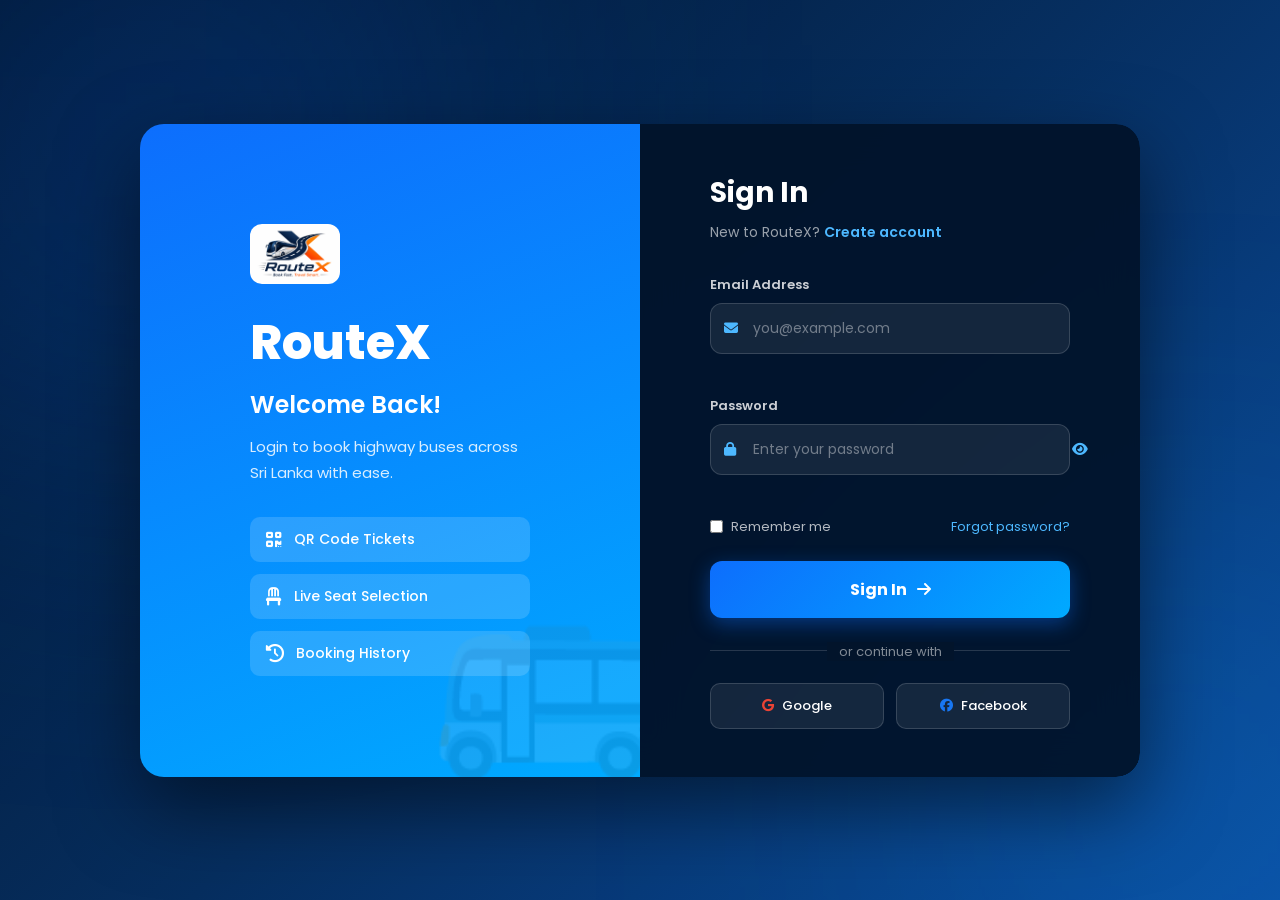
<file: src/main/resources/static/login.html>
<!DOCTYPE html>
<html lang="en">
<head>
    <meta charset="UTF-8">
    <meta name="viewport" content="width=device-width, initial-scale=1.0">
    <title>RouteX – Login</title>
    <link rel="icon" href="images/Logo.png">
    <link rel="stylesheet" href="https://cdnjs.cloudflare.com/ajax/libs/font-awesome/6.5.0/css/all.min.css">
    <link href="https://fonts.googleapis.com/css2?family=Poppins:wght@300;400;500;600;700;800&display=swap" rel="stylesheet">
    <link rel="stylesheet" href="css/auth.css">
</head>
<body>

<div class="auth-container">
    <div class="auth-left">
        <div class="auth-left-content">
            <img src="images/Logo.png" alt="RouteX" style="height:60px; border-radius:12px;">
            <h1>RouteX</h1>
            <h2>Welcome Back!</h2>
            <p>Login to book highway buses across Sri Lanka with ease.</p>
            <div class="auth-features">
                <div class="auth-feature"><i class="fas fa-qrcode"></i> QR Code Tickets</div>
                <div class="auth-feature"><i class="fas fa-chair"></i> Live Seat Selection</div>
                <div class="auth-feature"><i class="fas fa-history"></i> Booking History</div>
            </div>
        </div>
    </div>

    <div class="auth-right">
        <div class="auth-card">
            <div class="auth-header">
                <h2>Sign In</h2>
                <p>New to RouteX? <a href="register.html">Create account</a></p>
            </div>

            <div id="error-msg" class="error-msg" style="display:none;"></div>
            <div id="success-msg" class="success-msg" style="display:none;"></div>

            <div class="form-group">
                <label>Email Address</label>
                <div class="input-icon">
                    <i class="fas fa-envelope"></i>
                    <input type="email" id="email" placeholder="you@example.com" required>
                </div>
                <span class="field-error" id="email-err"></span>
            </div>

            <div class="form-group">
                <label>Password</label>
                <div class="input-icon">
                    <i class="fas fa-lock"></i>
                    <input type="password" id="password" placeholder="Enter your password" required>
                    <button type="button" class="toggle-pass" onclick="togglePassword()">
                        <i class="fas fa-eye" id="eye-icon"></i>
                    </button>
                </div>
                <span class="field-error" id="pass-err"></span>
            </div>

            <div class="form-options">
                <label class="remember">
                    <input type="checkbox" id="remember"> Remember me
                </label>
                <a href="#" class="forgot">Forgot password?</a>
            </div>

            <button class="auth-btn" onclick="doLogin()" id="login-btn">
                <span id="btn-text">Sign In</span>
                <i class="fas fa-arrow-right"></i>
            </button>

            <div class="divider"><span>or continue with</span></div>
            <div class="social-login">
                <button class="social-btn"><i class="fab fa-google"></i> Google</button>
                <button class="social-btn"><i class="fab fa-facebook"></i> Facebook</button>
            </div>
        </div>
    </div>
</div>

<script>
const API = 'http://localhost:8080/api';

// If already logged in, redirect
if (localStorage.getItem('routex_token')) {
    window.location.href = 'index.html';
}

async function doLogin() {
    clearErrors();
    const email = document.getElementById('email').value.trim();
    const password = document.getElementById('password').value;

    if (!email) { showFieldErr('email-err', 'Email is required'); return; }
    if (!password) { showFieldErr('pass-err', 'Password is required'); return; }

    setLoading(true);
    try {
        const res = await fetch(`${API}/auth/login`, {
            method: 'POST',
            headers: { 'Content-Type': 'application/json' },
            credentials: 'include',
            body: JSON.stringify({ email, password })
        });
        const json = await res.json();

        if (json.success) {
            localStorage.setItem('routex_token', json.data.token);
            localStorage.setItem('routex_user', JSON.stringify({
                email: json.data.email,
                fullName: json.data.fullName,
                role: json.data.role
            }));
            showSuccess('Login successful! Redirecting...');
            setTimeout(() => {
                if (json.data.role === 'ADMIN') {
                    window.location.href = 'admin.html';
                } else {
                    window.location.href = 'index.html';
                }
            }, 800);
        } else {
            showError(json.message || 'Login failed. Please try again.');
        }
    } catch (e) {
        showError('Connection error. Please ensure the server is running.');
    } finally {
        setLoading(false);
    }
}

// Enter key support
document.addEventListener('keypress', e => { if (e.key === 'Enter') doLogin(); });

function togglePassword() {
    const pass = document.getElementById('password');
    const icon = document.getElementById('eye-icon');
    if (pass.type === 'password') {
        pass.type = 'text';
        icon.className = 'fas fa-eye-slash';
    } else {
        pass.type = 'password';
        icon.className = 'fas fa-eye';
    }
}

function setLoading(loading) {
    const btn = document.getElementById('login-btn');
    const text = document.getElementById('btn-text');
    btn.disabled = loading;
    text.textContent = loading ? 'Signing In...' : 'Sign In';
    btn.style.opacity = loading ? '0.7' : '1';
}
function clearErrors() {
    document.getElementById('error-msg').style.display = 'none';
    document.getElementById('success-msg').style.display = 'none';
    document.querySelectorAll('.field-error').forEach(e => e.textContent = '');
}
function showError(msg) { const el = document.getElementById('error-msg'); el.textContent = msg; el.style.display = 'block'; }
function showSuccess(msg) { const el = document.getElementById('success-msg'); el.textContent = msg; el.style.display = 'block'; }
function showFieldErr(id, msg) { document.getElementById(id).textContent = msg; }
</script>
</body>
</html>
</file>
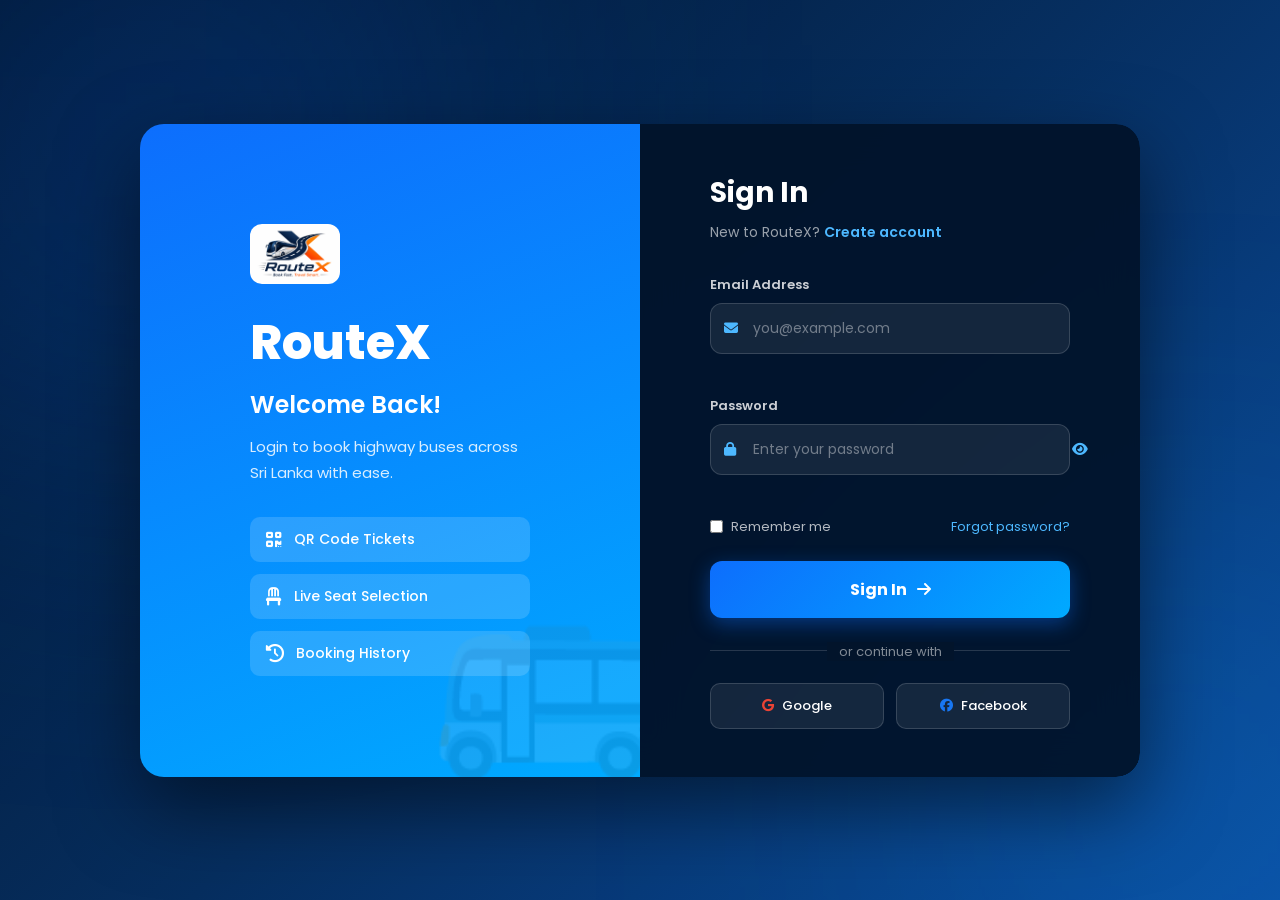
<file: src/main/resources/static/my-bookings.html>
<!DOCTYPE html>
<!--suppress ALL -->
<html lang="en">
<head>
<meta charset="UTF-8"/>
<meta name="viewport" content="width=device-width, initial-scale=1.0"/>
<title>My Bookings – RouteX</title>
<link rel="preconnect" href="https://fonts.googleapis.com"/>
<link href="https://fonts.googleapis.com/css2?family=Poppins:wght@300;400;500;600;700;800&display=swap" rel="stylesheet"/>
  <link rel="stylesheet" href="css/home.css"/>
<style>

  .page-hero {
    background: linear-gradient(135deg, rgba(79,142,247,0.2), rgba(124,58,237,0.15));
    border-bottom: 2px solid rgba(79, 142, 247, 0.2);
    padding: 4rem 5%;
    text-align: center;
    position: relative;
    z-index: 1;
    box-shadow: 0 10px 30px rgba(79, 142, 247, 0.1);
  }
  .page-hero h1 { 
    font-size: 2.8rem; 
    font-weight: 800; 
    color: #fff;
    background: linear-gradient(135deg, #4f8ef7, #00d4ff);
    -webkit-background-clip: text;
    -webkit-text-fill-color: transparent;
    background-clip: text;
    margin-bottom: 0.8rem;
  }
  .page-hero p { 
    color: rgba(255, 255, 255, 0.7); 
    margin-top: 0.8rem;
    font-size: 1.05rem;
    font-weight: 500;
  }

  .bookings-container {
    max-width: 900px;
    margin: 2.5rem auto;
    padding: 0 5%;
    position: relative;
    z-index: 1;
  }

  /* Filter bar */
  .filter-bar {
    display: flex;
    gap: 1.2rem;
    align-items: center;
    flex-wrap: wrap;
    margin-bottom: 2rem;
    background: linear-gradient(135deg, rgba(13, 27, 75, 0.8), rgba(15, 35, 90, 0.75));
    border: 1.5px solid rgba(79, 142, 247, 0.3);
    border-radius: 16px;
    padding: 1.2rem 1.8rem;
    backdrop-filter: blur(25px);
    box-shadow: 0 8px 25px rgba(79, 142, 247, 0.1);
  }
  .filter-bar::before {
    content: '';
    position: absolute;
    top: -1.5px;
    left: 20px;
    right: 20px;
    height: 1px;
    background: linear-gradient(90deg, transparent, rgba(79, 142, 247, 0.3), transparent);
  }
  .result-count { margin-left: auto; font-size: 0.8rem; color: var(--text-muted); }

  /* Premium Navbar Styling */
  .navbar {
    background: linear-gradient(135deg, rgba(13, 27, 75, 0.95), rgba(15, 35, 90, 0.92)) !important;
    border: 2px solid rgba(79, 142, 247, 0.3) !important;
    backdrop-filter: blur(25px) !important;
    box-shadow: 0 8px 32px rgba(79, 142, 247, 0.15), 0 0 1px rgba(79, 142, 247, 0.5) !important;
    border-radius: 16px !important;
    padding: 0.7rem 1.8rem !important;
    position: relative;
    overflow: hidden;
  }
  
  .navbar::before {
    content: '';
    position: absolute;
    top: 0;
    left: 0;
    right: 0;
    height: 1px;
    background: linear-gradient(90deg, transparent, rgba(79, 142, 247, 0.5), transparent);
  }

  .nav-logo {
    font-size: 1.2rem !important;
    font-weight: 800 !important;
    background: linear-gradient(135deg, #4f8ef7, #7c3aed) !important;
    -webkit-background-clip: text !important;
    -webkit-text-fill-color: transparent !important;
    background-clip: text !important;
    text-decoration: none !important;
    letter-spacing: 0.5px !important;
    display: flex !important;
    align-items: center !important;
    gap: 0.5rem !important;
    transition: all 0.3s ease !important;
    cursor: pointer !important;
  }

  .nav-logo:hover {
    transform: scale(1.05) !important;
    filter: drop-shadow(0 0 8px rgba(79, 142, 247, 0.4)) !important;
  }

  .nav-links {
    display: flex !important;
    gap: 2rem !important;
    align-items: center !important;
  }

  .nav-links a {
    color: rgba(255, 255, 255, 0.75) !important;
    text-decoration: none !important;
    font-size: 0.85rem !important;
    font-weight: 500 !important;
    position: relative !important;
    transition: all 0.3s ease !important;
    padding: 0.4rem 0 !important;
  }

  .nav-links a::before {
    content: '';
    position: absolute;
    bottom: 0;
    left: 0;
    width: 0;
    height: 2px;
    background: linear-gradient(90deg, #4f8ef7, #7c3aed);
    transition: width 0.3s ease !important;
  }

  .nav-links a:hover {
    color: #fff !important;
  }

  .nav-links a:hover::before {
    width: 100% !important;
  }

  .nav-links a[href="index.html"] {
    color: rgba(255, 255, 255, 0.8) !important;
  }

  .nav-links a[href="index.html"]::before {
    background: linear-gradient(90deg, #4f8ef7, #00aaff) !important;
  }

  .nav-links a[href="index.html"]:hover {
    color: #fff !important;
    text-shadow: 0 0 12px rgba(79, 142, 247, 0.5) !important;
  }

  .btn-nav {
    background: linear-gradient(135deg, rgba(79, 142, 247, 0.2), rgba(124, 58, 237, 0.15)) !important;
    border: 1.5px solid rgba(79, 142, 247, 0.4) !important;
    color: #fff !important;
    padding: 0.5rem 1.2rem !important;
    border-radius: 10px !important;
    font-weight: 600 !important;
    font-size: 0.8rem !important;
    cursor: pointer !important;
    transition: all 0.3s ease !important;
  }

  .btn-nav:hover {
    background: linear-gradient(135deg, rgba(79, 142, 247, 0.35), rgba(124, 58, 237, 0.25)) !important;
    border-color: rgba(79, 142, 247, 0.7) !important;
    box-shadow: 0 4px 15px rgba(79, 142, 247, 0.3) !important;
    transform: translateY(-2px) !important;
  }

  /* Ensure dropdowns work on different screen sizes */
  @media (max-width: 768px) {
    .filter-bar {
      flex-direction: column;
      align-items: flex-start;
    }
    .result-count {
      margin-left: 0;
      width: 100%;
      text-align: right;
    }
  }

  /* Filter bar premium styles */
  .filter-bar label { 
    font-size: 0.9rem; 
    color: rgba(255, 255, 255, 0.75);
    font-weight: 600;
  }

  .filter-select {
    background: linear-gradient(135deg, rgba(79,142,247,0.15), rgba(124,58,237,0.08));
    border: 1.5px solid rgba(79,142,247,0.4);
    border-radius: 10px;
    color: var(--text);
    padding: 0.65rem 1.2rem;
    padding-right: 2.5rem;
    font-family: 'Poppins', sans-serif;
    font-size: 0.9rem;
    font-weight: 500;
    outline: none;
    cursor: pointer;
    transition: all 0.3s ease;
    appearance: none;
    background-image: url("data:image/svg+xml;charset=UTF-8,%3csvg xmlns='http://www.w3.org/2000/svg' viewBox='0 0 24 24' fill='none' stroke='rgba(255,255,255,0.6)' stroke-width='2' stroke-linecap='round' stroke-linejoin='round'%3e%3cpolyline points='6 9 12 15 18 9'%3e%3c/polyline%3e%3c/svg%3e");
    background-repeat: no-repeat;
    background-position: right 0.7rem center;
    background-size: 1.5em 1.5em;
  }

  .filter-select:hover {
    border-color: rgba(79,142,247,0.7);
    background-color: rgba(79,142,247,0.2);
    box-shadow: 0 4px 15px rgba(79,142,247,0.2);
  }

  .filter-select:focus {
    border-color: rgba(79,142,247,0.9);
    background-color: rgba(79,142,247,0.25);
    box-shadow: 0 0 0 3px rgba(79,142,247,0.15), 0 4px 15px rgba(79,142,247,0.3);
  }

  .filter-select option {
    background: #0d1b4b;
    color: var(--text);
    padding: 0.5rem;
  }

  .filter-select option:checked {
    background: linear-gradient(135deg, rgba(79,142,247,0.5), rgba(124,58,237,0.3));
    color: #fff;
  }

  /* Booking card */
  .booking-card {
    background: var(--card-bg);
    border: 1px solid var(--glass-border);
    border-radius: 16px;
    padding: 1.8rem;
    margin-bottom: 1.2rem;
    backdrop-filter: blur(20px);
    transition: border-color 0.3s, transform 0.2s;
    animation: fadeUp 0.4s ease both;
    position: relative;
    overflow: hidden;
  }
  .booking-card::before {
    content: '';
    position: absolute;
    left: 0; top: 0; bottom: 0;
    width: 4px;
    border-radius: 4px 0 0 4px;
  }
  .booking-card.confirmed::before { background: var(--success); }
  .booking-card.pending::before   { background: var(--warning); }
  .booking-card.cancelled::before { background: var(--danger); }
  .booking-card:hover { border-color: rgba(79,142,247,0.3); transform: translateY(-2px); }

  .card-header {
    display: flex;
    justify-content: space-between;
    align-items: flex-start;
    margin-bottom: 1.2rem;
    flex-wrap: wrap;
    gap: 0.8rem;
  }
  .booking-ref {
    font-size: 0.75rem;
    color: var(--text-muted);
  }
  .booking-ref span {
    color: var(--accent);
    font-family: monospace;
    font-weight: 700;
    font-size: 0.9rem;
  }
  .status-badge {
    padding: 0.3rem 0.9rem;
    border-radius: 20px;
    font-size: 0.75rem;
    font-weight: 700;
    text-transform: uppercase;
    letter-spacing: 0.05em;
  }
  .status-badge.confirmed  { background: rgba(16,185,129,0.15); color: var(--success); border: 1px solid rgba(16,185,129,0.3); }
  .status-badge.pending    { background: rgba(245,158,11,0.15); color: var(--warning); border: 1px solid rgba(245,158,11,0.3); }
  .status-badge.cancelled  { background: rgba(239,68,68,0.15);  color: var(--danger);  border: 1px solid rgba(239,68,68,0.3);  }

  .route-display {
    display: flex;
    align-items: center;
    gap: 1rem;
    margin-bottom: 1.2rem;
  }
  .route-city { font-size: 1.3rem; font-weight: 800; color: #fff; }
  .route-arrow { color: var(--accent); font-size: 1.3rem; }

  .card-meta {
    display: flex;
    gap: 2rem;
    flex-wrap: wrap;
    margin-bottom: 1.2rem;
  }
  .meta-item { display: flex; flex-direction: column; gap: 0.2rem; }
  .meta-label { font-size: 0.7rem; color: var(--text-muted); text-transform: uppercase; letter-spacing: 0.05em; }
  .meta-value { font-size: 0.9rem; font-weight: 600; color: var(--text); }

  .card-footer {
    display: flex;
    justify-content: space-between;
    align-items: center;
    padding-top: 1rem;
    border-top: 1px solid var(--glass-border);
    flex-wrap: wrap;
    gap: 0.8rem;
  }
  .total-amount {
    font-size: 1.3rem;
    font-weight: 800;
    background: linear-gradient(135deg, var(--accent), var(--accent-2));
    -webkit-background-clip: text;
    -webkit-text-fill-color: transparent;
  }
  .card-actions { display: flex; gap: 0.7rem; }

  .btn-action {
    padding: 0.5rem 1.2rem;
    border-radius: 8px;
    font-family: 'Poppins', sans-serif;
    font-size: 0.82rem;
    font-weight: 600;
    cursor: pointer;
    border: none;
    transition: all 0.2s;
  }
  .btn-view-qr {
    background: linear-gradient(135deg, var(--accent), var(--accent-2));
    color: #fff;
  }
  .btn-cancel {
    background: transparent;
    border: 1px solid rgba(239,68,68,0.4);
    color: var(--danger);
  }
  .btn-cancel:hover { background: rgba(239,68,68,0.1); }
  .btn-action:hover { opacity: 0.85; transform: translateY(-1px); }
  .btn-action:disabled { opacity: 0.4; cursor: not-allowed; }

  @keyframes fadeUp {
    from { opacity: 0; transform: translateY(16px); }
    to   { opacity: 1; transform: translateY(0); }
  }

  /* Pagination */
  .pagination {
    display: flex;
    justify-content: center;
    align-items: center;
    gap: 0.5rem;
    margin-top: 2rem;
  }
  .page-btn {
    width: 38px; height: 38px;
    border-radius: 10px;
    border: 1px solid var(--glass-border);
    background: var(--glass);
    color: var(--text-muted);
    font-family: 'Poppins', sans-serif;
    font-size: 0.85rem;
    cursor: pointer;
    transition: all 0.2s;
    display: flex;
    align-items: center;
    justify-content: center;
  }
  .page-btn:hover, .page-btn.active {
    background: linear-gradient(135deg, var(--accent), var(--accent-2));
    border-color: transparent;
    color: #fff;
  }
  .page-btn:disabled { opacity: 0.4; cursor: not-allowed; }

  /* Empty state */
  .empty-state {
    text-align: center;
    padding: 4rem 2rem;
    color: var(--text-muted);
  }
  .empty-state .empty-icon { font-size: 3.5rem; margin-bottom: 1rem; opacity: 0.5; }
  .empty-state h3 { font-size: 1.2rem; color: var(--text); margin-bottom: 0.5rem; }
  .empty-state a {
    display: inline-block;
    margin-top: 1.2rem;
    padding: 0.7rem 1.8rem;
    background: linear-gradient(135deg, var(--accent), var(--accent-2));
    color: #fff;
    border-radius: 10px;
    text-decoration: none;
    font-weight: 600;
    font-size: 0.9rem;
    transition: opacity 0.2s;
  }
  .empty-state a:hover { opacity: 0.85; }

  /* Skeleton */
  .skeleton-card {
    background: var(--card-bg);
    border: 1px solid var(--glass-border);
    border-radius: 16px;
    padding: 1.8rem;
    margin-bottom: 1.2rem;
  }
  .skeleton {
    background: linear-gradient(90deg, var(--glass) 25%, rgba(255,255,255,0.08) 50%, var(--glass) 75%);
    background-size: 200% 100%;
    animation: shimmer 1.5s infinite;
    border-radius: 6px;
  }
  @keyframes shimmer { to { background-position: -200% 0; } }
  .sk-h1 { height: 20px; width: 40%; margin-bottom: 1rem; }
  .sk-h2 { height: 30px; width: 60%; margin-bottom: 1rem; }
  .sk-h3 { height: 16px; width: 80%; }

  /* QR Modal */
  .qr-modal-overlay {
    position: fixed; inset: 0;
    background: rgba(0,0,0,0.85);
    backdrop-filter: blur(10px);
    z-index: 9999;
    display: none;
    align-items: center;
    justify-content: center;
    padding: 1rem;
  }
  .qr-modal-overlay.show { display: flex; }
  .qr-modal {
    background: #0d1b4b;
    border: 1px solid rgba(79,142,247,0.3);
    border-radius: 24px;
    padding: 2.5rem;
    max-width: 380px;
    width: 100%;
    text-align: center;
    animation: scaleIn 0.35s cubic-bezier(0.34,1.56,0.64,1) both;
  }
  @keyframes scaleIn {
    from { opacity: 0; transform: scale(0.85); }
    to   { opacity: 1; transform: scale(1); }
  }
  .qr-modal h3 { font-size: 1.2rem; font-weight: 700; color: #fff; margin-bottom: 0.4rem; }
  .qr-modal p  { color: var(--text-muted); font-size: 0.82rem; margin-bottom: 1.5rem; }
  .qr-box {
    background: #fff;
    border-radius: 12px;
    padding: 1rem;
    display: inline-block;
    margin-bottom: 1.5rem;
  }
  .qr-box img { width: 200px; height: 200px; display: block; }
  .btn-close-modal {
    background: transparent;
    border: 1px solid var(--glass-border);
    color: var(--text-muted);
    padding: 0.7rem 2rem;
    border-radius: 10px;
    font-family: 'Poppins', sans-serif;
    font-size: 0.9rem;
    cursor: pointer;
    transition: all 0.2s;
  }
  .btn-close-modal:hover { border-color: var(--accent); color: var(--accent); }

  /* Confirm Cancel Modal */
  .cancel-modal {
    background: #0d1b4b;
    border: 1px solid rgba(239,68,68,0.3);
    border-radius: 20px;
    padding: 2rem;
    max-width: 360px;
    width: 100%;
    text-align: center;
  }
  .cancel-modal .warn-icon { font-size: 2.5rem; margin-bottom: 1rem; }
  .cancel-modal h3 { color: #fff; font-size: 1.1rem; margin-bottom: 0.5rem; }
  .cancel-modal p  { color: var(--text-muted); font-size: 0.83rem; margin-bottom: 1.5rem; }
  .cancel-modal-btns { display: flex; gap: 1rem; }
  .btn-confirm-cancel {
    flex: 1;
    padding: 0.75rem;
    background: var(--danger);
    border: none;
    border-radius: 10px;
    color: #fff;
    font-family: 'Poppins', sans-serif;
    font-size: 0.9rem;
    font-weight: 700;
    cursor: pointer;
    transition: opacity 0.2s;
  }
  .btn-confirm-cancel:hover { opacity: 0.85; }
  .btn-keep {
    flex: 1;
    padding: 0.75rem;
    background: transparent;
    border: 1px solid var(--glass-border);
    border-radius: 10px;
    color: var(--text-muted);
    font-family: 'Poppins', sans-serif;
    font-size: 0.9rem;
    cursor: pointer;
    transition: all 0.2s;
  }
  .btn-keep:hover { border-color: var(--accent); color: var(--accent); }
</style>
</head>
<body>

<!-- Navbar -->
<nav class="navbar">
  <a href="index.html" class="nav-logo">🚌 RouteX</a>
  <div class="nav-links">
    <a href="index.html">Home</a>
    <a href="results.html">Search</a>
    <a href="my-bookings.html" style="color:var(--accent)">My Bookings</a>
    <a href="#" id="logoutBtn" class="btn-nav">Logout</a>
  </div>
</nav>

<!-- Hero -->
<div class="page-hero">
  <h1>🎫 My Bookings</h1>
  <p>View and manage all your bus bookings</p>
</div>

<div class="bookings-container">

  <!-- Filter Bar -->
  <div class="filter-bar">
    <label>Filter by Status:</label>
    <select class="filter-select" id="statusFilter" onchange="applyFilter()">
      <option value="">All Bookings</option>
      <option value="CONFIRMED">Confirmed</option>
      <option value="PENDING">Pending</option>
      <option value="CANCELLED">Cancelled</option>
    </select>
    <label>Sort by:</label>
    <select class="filter-select" id="sortFilter" onchange="applyFilter()">
      <option value="createdAt,desc">Newest First</option>
      <option value="createdAt,asc">Oldest First</option>
      <option value="totalAmount,desc">Highest Amount</option>
    </select>
    <span class="result-count" id="resultCount"></span>
  </div>

  <!-- Bookings List -->
  <div id="bookingsList"></div>

  <!-- Pagination -->
  <div class="pagination" id="pagination"></div>
</div>

<!-- QR Modal -->
<div class="qr-modal-overlay" id="qrModal">
  <div class="qr-modal">
    <h3>🎫 Your Boarding Pass</h3>
    <p id="qrRef"></p>
    <div class="qr-box">
      <img id="qrImage" src="" alt="QR Code"/>
    </div>
    <p style="font-size:0.75rem;color:var(--text-muted);margin-bottom:1rem;">
      Show this QR at the bus bay for boarding
    </p>
    <button class="btn-close-modal" onclick="closeQrModal()">Close</button>
  </div>
</div>

<!-- Cancel Confirm Modal -->
<div class="qr-modal-overlay" id="cancelModal">
  <div class="cancel-modal">
    <div class="warn-icon">⚠️</div>
    <h3>Cancel Booking?</h3>
    <p>Are you sure you want to cancel booking <strong id="cancelRef"></strong>? This action cannot be undone.</p>
    <div class="cancel-modal-btns">
      <button class="btn-keep" onclick="closeCancelModal()">Keep It</button>
      <button class="btn-confirm-cancel" id="confirmCancelBtn" onclick="executeCancel()">Yes, Cancel</button>
    </div>
  </div>
</div>

<!-- Toast -->
<div class="toast-container" id="toastContainer"></div>

<footer>
  <p>© 2026 RouteX · All rights reserved</p>
</footer>

<script>
  const API = '';
  let currentPage = 0;
  let totalPages = 0;
  let currentFilter = '';
  let currentSort = "createdAt,desc";
  let cancelTarget = null;

  // ── Auth Guard ──
  const token = localStorage.getItem('routex_token');
  if (!token) { window.location.href = 'login.html'; }

  document.getElementById('logoutBtn').addEventListener('click', () => {
    localStorage.clear();
    document.cookie = 'routex_token=; expires=Thu, 01 Jan 1970 00:00:00 UTC; path=/;';
    window.location.href = 'index.html';
  });

  function authHeaders() {
    return { 'Authorization': `Bearer ${token}`, 'Content-Type': 'application/json' };
  }

  // ── Load Bookings ──
  async function loadBookings(page = 0) {
    const list = document.getElementById('bookingsList');
    list.innerHTML = [1,2,3].map(() => `
      <div class="skeleton-card">
        <div class="skeleton sk-h1"></div>
        <div class="skeleton sk-h2"></div>
        <div class="skeleton sk-h3"></div>
      </div>`).join('');

    try {
      const sort = document.getElementById('sortFilter').value;
      const status = document.getElementById('statusFilter').value;
      const params = new URLSearchParams({ page, size: 6, sort });
      if (status) params.set('status', status);

      const res = await fetch(`${API}/api/bookings/my?${params}`, { headers: authHeaders() });
      if (res.status === 401) { window.location.href = 'login.html'; return; }
      const data = await res.json();

      if (data.success) {
        const pg = data.data;
        totalPages = pg.totalPages;
        currentPage = pg.number;
        renderBookings(pg.content, pg.totalElements);
        renderPagination(pg.totalPages, pg.number);
      }
    } catch (e) {
      list.innerHTML = '<p style="text-align:center;color:var(--text-muted);padding:2rem;">Failed to load bookings.</p>';
    }
  }

  function renderBookings(bookings, total) {
    const list = document.getElementById('bookingsList');
    document.getElementById('resultCount').textContent = `${total} booking${total !== 1 ? 's' : ''} found`;

    if (!bookings || bookings.length === 0) {
      list.innerHTML = `
        <div class="empty-state">
          <div class="empty-icon">🎫</div>
          <h3>No Bookings Yet</h3>
          <p>You haven't made any bookings. Start your journey today!</p>
          <a href="index.html">Search for Buses</a>
        </div>`;
      return;
    }

    list.innerHTML = bookings.map((b, i) => `
      <div class="booking-card ${b.status.toLowerCase()}" style="animation-delay:${i*0.08}s">
        <div class="card-header">
          <div class="booking-ref">
            Booking Reference: <span>${b.bookingReference}</span>
          </div>
          <span class="status-badge ${b.status.toLowerCase()}">${b.status}</span>
        </div>
        <div class="route-display">
          <span class="route-city">${b.origin}</span>
          <span class="route-arrow">→</span>
          <span class="route-city">${b.destination}</span>
        </div>
        <div class="card-meta">
          <div class="meta-item">
            <span class="meta-label">🗓 Travel Date</span>
            <span class="meta-value">${formatDate(b.travelDate)}</span>
          </div>
          <div class="meta-item">
            <span class="meta-label">🕐 Departure</span>
            <span class="meta-value">${b.departureTime}</span>
          </div>
          <div class="meta-item">
            <span class="meta-label">💺 Seats</span>
            <span class="meta-value">${b.seats ? b.seats.join(", ") : "—"}</span>
          </div>
          <div class="meta-item">
            <span class="meta-label">🚌 Bus Type</span>
            <span class="meta-value">${b.busType || "Normal"}</span>
          </div>
          <div class="meta-item">
            <span class="meta-label">📞 Contact</span>
            <span class="meta-value">${b.contactNumber || '—'}</span>
          </div>
          <div class="meta-item">
            <span class="meta-label">📅 Booked On</span>
            <span class="meta-value">${b.createdAt || "—"}</span>
          </div>
        </div>
        <div class="card-footer">
          <span class="total-amount">Rs. ${b.totalAmount.toLocaleString()}</span>
          <div class="card-actions">
            ${b.qrCode ? `<button class="btn-action btn-view-qr" onclick="showQR('${b.bookingReference}','${b.qrCode}')">📱 View QR</button>` : ''}
            ${b.status !== 'CANCELLED' ? `<button class="btn-action btn-cancel" onclick="confirmCancel('${b.bookingReference}')">Cancel</button>` : ''}
          </div>
        </div>
      </div>`).join('');
  }

  function renderPagination(total, current) {
    const pg = document.getElementById('pagination');
    if (total <= 1) { pg.innerHTML = ''; return; }
    let html = `<button class="page-btn" onclick="loadBookings(${current-1})" ${current===0?'disabled':''}>‹</button>`;
    for (let i = 0; i < total; i++) {
      if (total > 7 && Math.abs(i - current) > 2 && i !== 0 && i !== total-1) {
        if (i === 1 || i === total-2) html += `<span style="color:var(--text-muted)">…</span>`;
        continue;
      }
      html += `<button class="page-btn ${i===current?'active':''}" onclick="loadBookings(${i})">${i+1}</button>`;
    }
    html += `<button class="page-btn" onclick="loadBookings(${current+1})" ${current===total-1?'disabled':''}>›</button>`;
    pg.innerHTML = html;
  }

  function applyFilter() { loadBookings(0); }

  // ── QR Modal ──
  function showQR(ref, qrBase64) {
    document.getElementById('qrRef').textContent = `Reference: ${ref}`;
    document.getElementById('qrImage').src = `data:image/png;base64,${qrBase64}`;
    document.getElementById('qrModal').classList.add('show');
  }
  function closeQrModal() { document.getElementById('qrModal').classList.remove('show'); }

  // ── Cancel ──
  function confirmCancel(ref) {
    cancelTarget = ref;
    document.getElementById('cancelRef').textContent = ref;
    document.getElementById('cancelModal').classList.add('show');
  }
  function closeCancelModal() { document.getElementById('cancelModal').classList.remove('show'); cancelTarget = null; }

  async function executeCancel() {
    if (!cancelTarget) return;
    const btn = document.getElementById('confirmCancelBtn');
    btn.textContent = 'Cancelling…'; btn.disabled = true;
    try {
      const res = await fetch(`${API}/api/bookings/${cancelTarget}/cancel`, {
        method: 'PUT', headers: authHeaders()
      });
      const data = await res.json();
      if (data.success) {
        showToast('Booking cancelled successfully', 'success');
        closeCancelModal();
        loadBookings(currentPage);
      } else {
        showToast(data.message || 'Cancellation failed', 'error');
      }
    } catch (e) {
      showToast('Network error. Try again.', 'error');
    } finally {
      btn.textContent = 'Yes, Cancel'; btn.disabled = false;
    }
  }

  // ── Utilities ──
  function formatDate(ds) {
    if (!ds) return '—';
    return new Date(ds).toLocaleDateString('en-GB', { day:'2-digit', month:'short', year:'numeric' });
  }

  function showToast(msg, type = 'success') {
    const icons = { success:'✅', error:'❌', warning:'⚠️' };
    const t = document.createElement('div');
    t.className = `toast ${type}`;
    t.innerHTML = `<span class="toast-icon">${icons[type]||'ℹ️'}</span><span>${msg}</span>`;
    document.getElementById('toastContainer').appendChild(t);
    setTimeout(() => t.remove(), 3500);
  }

  // ── Init ──
  loadBookings();
</script>
</body>
</html>
</file>
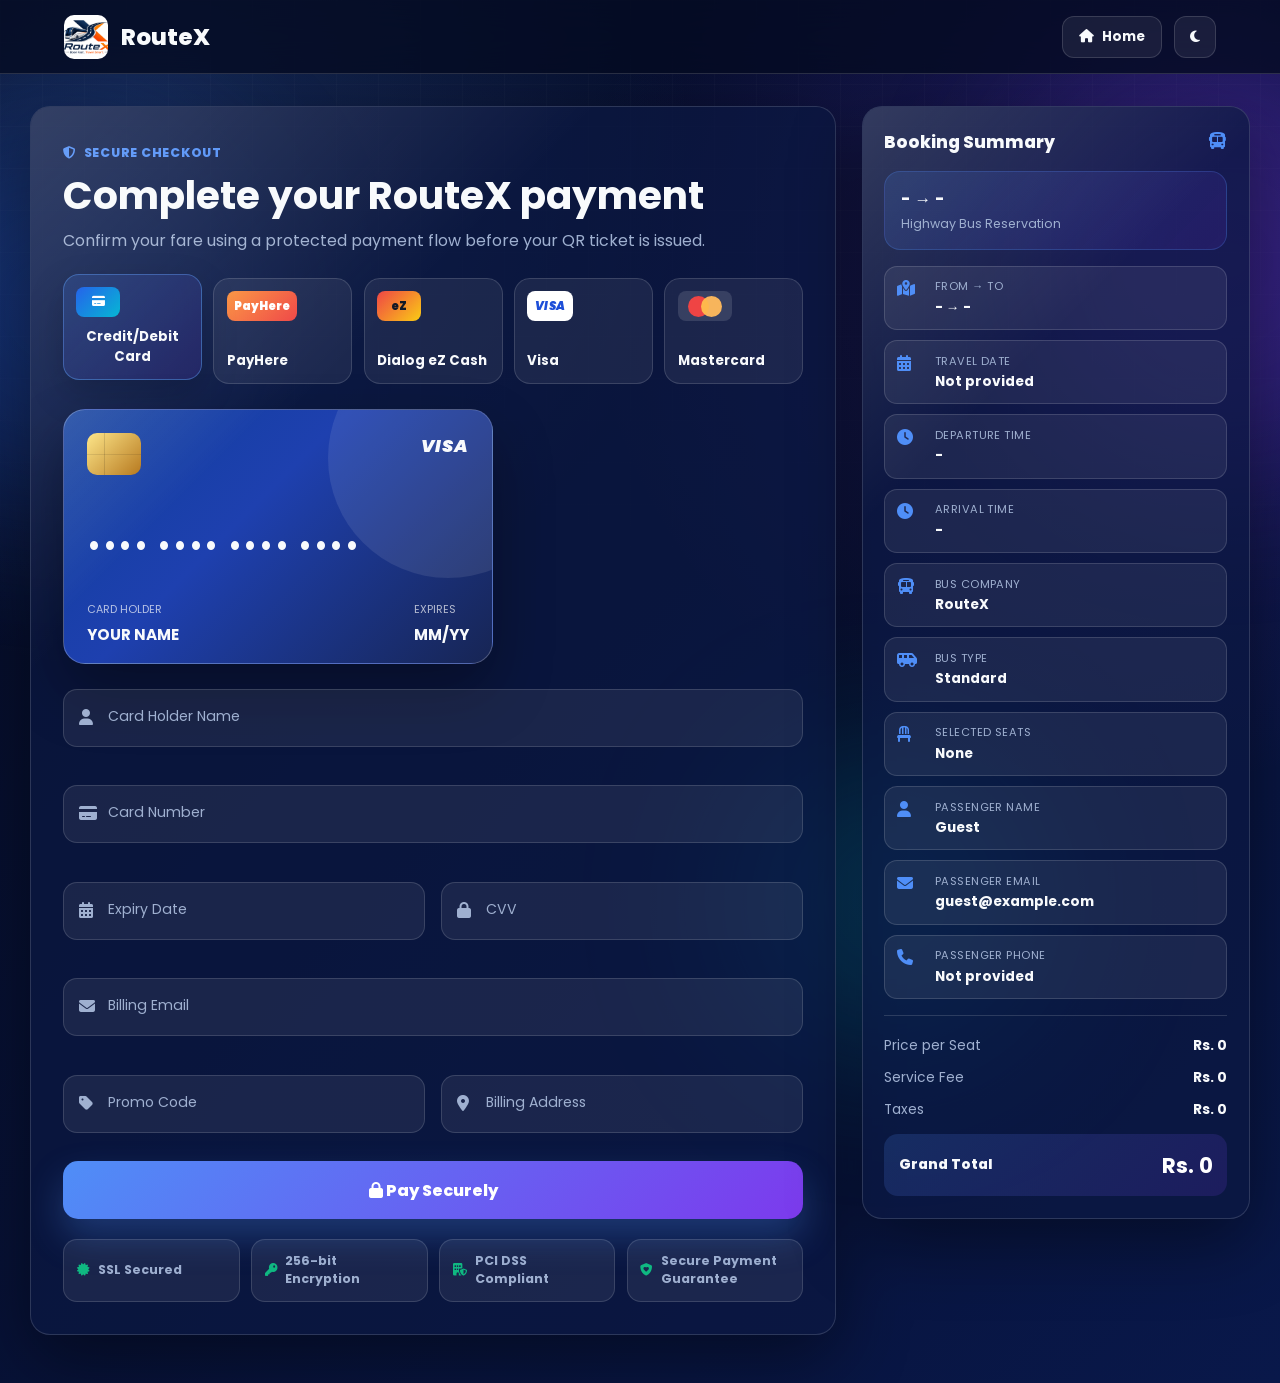
<file: src/main/resources/static/Payment.html>
<!DOCTYPE html>
<html lang="en">
<head>
    <meta charset="UTF-8">
    <meta name="viewport" content="width=device-width, initial-scale=1.0">
    <title>RouteX - Secure Payment</title>
    <link rel="icon" href="images/Logo.png">
    <link rel="preconnect" href="https://fonts.googleapis.com">
    <link href="https://fonts.googleapis.com/css2?family=Poppins:wght@300;400;500;600;700;800&display=swap" rel="stylesheet">
    <link rel="stylesheet" href="https://cdnjs.cloudflare.com/ajax/libs/font-awesome/6.5.0/css/all.min.css">
    <link rel="stylesheet" href="css/PaymentStyles.css">
</head>
<body>
<div class="ambient ambient-one"></div>
<div class="ambient ambient-two"></div>
<div class="ambient ambient-three"></div>

<nav class="payment-navbar">
    <div class="brand" onclick="location.href='index.html'">
        <img src="images/Logo.png" alt="RouteX Logo" class="nav-logo">
        <span>RouteX</span>
    </div>
    <div class="nav-actions">
        <button class="nav-btn" onclick="location.href='index.html'">
            <i class="fas fa-home"></i>
            <span>Home</span>
        </button>
        <button class="theme-toggle" id="themeToggle" aria-label="Toggle theme">
            <i class="fas fa-moon"></i>
        </button>
    </div>
</nav>

<main class="payment-shell">
    <section class="payment-panel">
        <div class="section-kicker">
            <i class="fas fa-shield-halved"></i>
            Secure checkout
        </div>
        <h1>Complete your RouteX payment</h1>
        <p class="lead">Confirm your fare using a protected payment flow before your QR ticket is issued.</p>

        <div class="method-grid" id="methodGrid">
            <button class="method-option active" data-method="card">
                <span class="method-logo card-logo"><i class="fas fa-credit-card"></i></span>
                <span>Credit/Debit Card</span>
            </button>
            <button class="method-option" data-method="payhere">
                <span class="method-logo payhere-logo">PayHere</span>
                <span>PayHere</span>
            </button>
            <button class="method-option" data-method="ezcash">
                <span class="method-logo ez-logo">eZ</span>
                <span>Dialog eZ Cash</span>
            </button>
            <button class="method-option" data-method="visa">
                <span class="method-logo visa-logo">VISA</span>
                <span>Visa</span>
            </button>
            <button class="method-option" data-method="mastercard">
                <span class="method-logo master-logo"><span></span><span></span></span>
                <span>Mastercard</span>
            </button>
        </div>

        <div class="card-stage" id="cardStage">
            <div class="payment-card" id="paymentCard">
                <div class="card-face card-front">
                    <div class="card-topline">
                        <div class="chip"></div>
                        <span class="card-network" id="cardNetwork">VISA</span>
                    </div>
                    <div class="card-number-preview" id="cardNumberPreview">•••• •••• •••• ••••</div>
                    <div class="card-bottom">
                        <div>
                            <span>Card Holder</span>
                            <strong id="cardNamePreview">YOUR NAME</strong>
                        </div>
                        <div>
                            <span>Expires</span>
                            <strong id="cardExpiryPreview">MM/YY</strong>
                        </div>
                    </div>
                </div>
                <div class="card-face card-back">
                    <div class="mag-strip"></div>
                    <div class="signature-row">
                        <span>Authorized Signature</span>
                        <strong id="cvvPreview">•••</strong>
                    </div>
                    <p>Payments are encrypted and processed through the RouteX secure checkout layer.</p>
                </div>
            </div>
        </div>

        <form class="payment-form" id="paymentForm" novalidate>
            <div class="form-grid">
                <label class="field full">
                    <i class="fas fa-user"></i>
                    <input type="text" id="cardName" autocomplete="cc-name" required placeholder=" ">
                    <span>Card Holder Name</span>
                    <small class="error-msg"></small>
                </label>

                <label class="field full">
                    <i class="fas fa-credit-card"></i>
                    <input type="text" id="cardNumber" inputmode="numeric" autocomplete="cc-number" maxlength="19" required placeholder=" ">
                    <span>Card Number</span>
                    <small class="error-msg"></small>
                </label>

                <label class="field">
                    <i class="fas fa-calendar-days"></i>
                    <input type="text" id="expiry" inputmode="numeric" autocomplete="cc-exp" maxlength="5" required placeholder=" ">
                    <span>Expiry Date</span>
                    <small class="error-msg"></small>
                </label>

                <label class="field">
                    <i class="fas fa-lock"></i>
                    <input type="password" id="cvv" inputmode="numeric" autocomplete="cc-csc" maxlength="4" required placeholder=" ">
                    <span>CVV</span>
                    <small class="error-msg"></small>
                </label>

                <label class="field full">
                    <i class="fas fa-envelope"></i>
                    <input type="email" id="billingEmail" autocomplete="email" required placeholder=" ">
                    <span>Billing Email</span>
                    <small class="error-msg"></small>
                </label>

                <label class="field">
                    <i class="fas fa-tag"></i>
                    <input type="text" id="promoCode" placeholder=" ">
                    <span>Promo Code</span>
                    <small class="error-msg"></small>
                </label>

                <label class="field">
                    <i class="fas fa-location-dot"></i>
                    <input type="text" id="billingAddress" autocomplete="street-address" placeholder=" ">
                    <span>Billing Address</span>
                    <small class="error-msg"></small>
                </label>
            </div>

            <div class="progress-box" id="progressBox" aria-live="polite">
                <div class="progress-step" data-step="0"><span></span>Connecting...</div>
                <div class="progress-step" data-step="1"><span></span>Encrypting Payment...</div>
                <div class="progress-step" data-step="2"><span></span>Authorizing...</div>
                <div class="progress-step" data-step="3"><span></span>Completing...</div>
            </div>

            <button class="pay-button" id="payButton" type="submit">
                <span class="btn-label"><i class="fas fa-lock"></i> Pay Securely</span>
                <span class="btn-spinner"></span>
            </button>
        </form>

        <div class="success-state" id="successState">
            <div class="success-check"><i class="fas fa-check"></i></div>
            <h2>Payment Successful</h2>
            <p>Your ticket is being prepared. Redirecting in <span id="redirectCount">3</span> seconds.</p>
        </div>

        <div class="security-row">
            <div><i class="fas fa-certificate"></i><span>SSL Secured</span></div>
            <div><i class="fas fa-key"></i><span>256-bit Encryption</span></div>
            <div><i class="fas fa-building-shield"></i><span>PCI DSS Compliant</span></div>
            <div><i class="fas fa-shield-heart"></i><span>Secure Payment Guarantee</span></div>
        </div>
    </section>

    <aside class="summary-card">
        <div class="summary-header">
            <span>Booking Summary</span>
            <i class="fas fa-bus"></i>
        </div>
        <div class="route-card">
            <strong id="summaryRoute">- → -</strong>
            <span>Highway Bus Reservation</span>
        </div>
        <div class="summary-list" id="summaryList"></div>
        <div class="fare-box">
            <div><span>Price per Seat</span><strong id="sumPrice">Rs. 0</strong></div>
            <div><span>Service Fee</span><strong id="sumFee">Rs. 0</strong></div>
            <div><span>Taxes</span><strong id="sumTax">Rs. 0</strong></div>
            <div class="grand"><span>Grand Total</span><strong id="sumGrand">Rs. 0</strong></div>
        </div>
    </aside>
</main>

<div class="toast-container" id="toastContainer"></div>

<script src="js/Payment.js"></script>
</body>
</html>
</file>
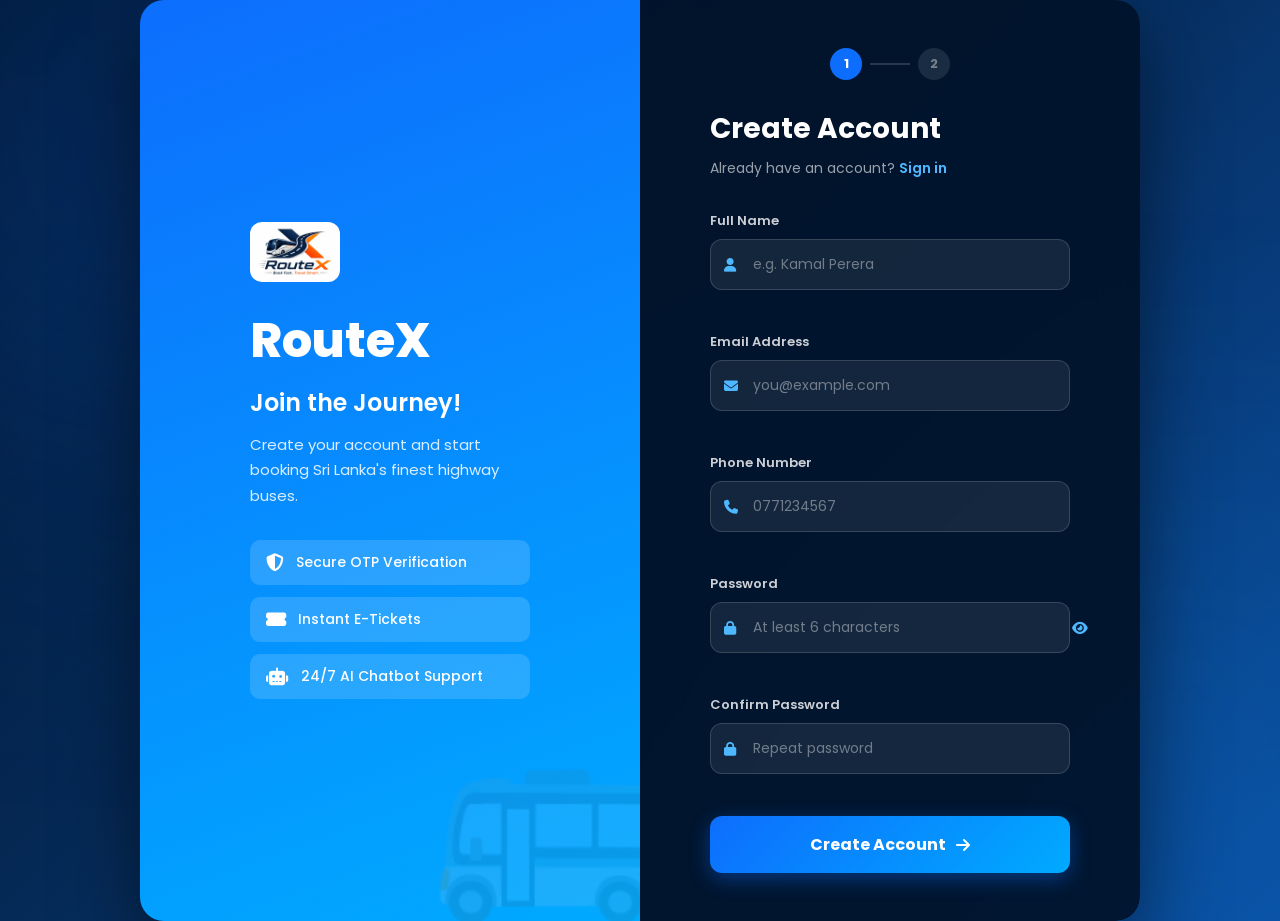
<file: src/main/resources/static/register.html>
<!DOCTYPE html>
<!--suppress ALL -->
<html lang="en">
<head>
    <meta charset="UTF-8">
    <meta name="viewport" content="width=device-width, initial-scale=1.0">
    <title>RouteX – Register</title>
    <link rel="icon" href="images/Logo.png">
    <link rel="stylesheet" href="https://cdnjs.cloudflare.com/ajax/libs/font-awesome/6.5.0/css/all.min.css">
    <link href="https://fonts.googleapis.com/css2?family=Poppins:wght@300;400;500;600;700;800&display=swap" rel="stylesheet">
    <link rel="stylesheet" href="css/auth.css">
</head>
<body>
<div class="auth-container">
    <div class="auth-left">
        <div class="auth-left-content">
            <img src="images/Logo.png" alt="RouteX" style="height:60px;border-radius:12px;">
            <h1>RouteX</h1>
            <h2>Join the Journey!</h2>
            <p>Create your account and start booking Sri Lanka's finest highway buses.</p>
            <div class="auth-features">
                <div class="auth-feature"><i class="fas fa-shield-alt"></i> Secure OTP Verification</div>
                <div class="auth-feature"><i class="fas fa-ticket-alt"></i> Instant E-Tickets</div>
                <div class="auth-feature"><i class="fas fa-robot"></i> 24/7 AI Chatbot Support</div>
            </div>
        </div>
    </div>

    <div class="auth-right">
        <div class="auth-card">
            <!-- Step Indicator -->
            <div class="steps-indicator">
                <div class="step active" id="step1-ind">1</div>
                <div class="step-line" id="line1"></div>
                <div class="step pending" id="step2-ind">2</div>
            </div>

            <!-- Step 1: Registration Form -->
            <div id="step1">
                <div class="auth-header">
                    <h2>Create Account</h2>
                    <p>Already have an account? <a href="login.html">Sign in</a></p>
                </div>
                <div id="error-msg" class="error-msg" style="display:none;"></div>

                <div class="form-group">
                    <label>Full Name</label>
                    <div class="input-icon">
                        <i class="fas fa-user"></i>
                        <input type="text" id="fullName" placeholder="e.g. Kamal Perera" required>
                    </div>
                    <span class="field-error" id="name-err"></span>
                </div>
                <div class="form-group">
                    <label>Email Address</label>
                    <div class="input-icon">
                        <i class="fas fa-envelope"></i>
                        <input type="email" id="email" placeholder="you@example.com" required>
                    </div>
                    <span class="field-error" id="email-err"></span>
                </div>
                <div class="form-group">
                    <label>Phone Number</label>
                    <div class="input-icon">
                        <i class="fas fa-phone"></i>
                        <input type="tel" id="phone" placeholder="0771234567" maxlength="10" required>
                    </div>
                    <span class="field-error" id="phone-err"></span>
                </div>
                <div class="form-group">
                    <label>Password</label>
                    <div class="input-icon">
                        <i class="fas fa-lock"></i>
                        <input type="password" id="password" placeholder="At least 6 characters" required>
                        <button type="button" class="toggle-pass" onclick="togglePass()">
                            <i class="fas fa-eye" id="eye-icon"></i>
                        </button>
                    </div>
                    <span class="field-error" id="pass-err"></span>
                </div>
                <div class="form-group">
                    <label>Confirm Password</label>
                    <div class="input-icon">
                        <i class="fas fa-lock"></i>
                        <input type="password" id="confirmPassword" placeholder="Repeat password" required>
                    </div>
                    <span class="field-error" id="confirm-err"></span>
                </div>

                <button class="auth-btn" onclick="doRegister()" id="reg-btn">
                    <span id="reg-btn-text">Create Account</span>
                    <i class="fas fa-arrow-right"></i>
                </button>
            </div>

            <!-- Step 2: OTP Verification -->
            <div id="step2" style="display:none;">
                <div class="auth-header">
                    <h2>Verify Email</h2>
                    <p>We sent a 6-digit OTP to <b id="otp-email-display"></b></p>
                </div>
                <div id="otp-error-msg" class="error-msg" style="display:none;"></div>
                <div id="otp-success-msg" class="success-msg" style="display:none;"></div>

                <div style="text-align:center; margin:24px 0;">
                    <div style="font-size:60px;">📧</div>
                    <p style="color:rgba(255,255,255,0.6);font-size:13px;margin-top:8px;">
                        Enter the 6-digit code below
                    </p>
                </div>

                <div class="otp-inputs">
                    <input type="text" class="otp-digit" maxlength="1" id="o1">
                    <input type="text" class="otp-digit" maxlength="1" id="o2">
                    <input type="text" class="otp-digit" maxlength="1" id="o3">
                    <input type="text" class="otp-digit" maxlength="1" id="o4">
                    <input type="text" class="otp-digit" maxlength="1" id="o5">
                    <input type="text" class="otp-digit" maxlength="1" id="o6">
                </div>

                <button class="auth-btn" onclick="doVerify()" id="verify-btn">
                    <span id="verify-btn-text">Verify & Continue</span>
                    <i class="fas fa-check"></i>
                </button>

                <p style="text-align:center;margin-top:16px;font-size:13px;color:rgba(255,255,255,0.5);">
                    Didn't receive it? 
                    <a href="#" onclick="resendOtp()" style="color:#4db8ff;">Resend OTP</a>
                    <span id="resend-timer"></span>
                </p>
            </div>
        </div>
    </div>
</div>

<script>
const API = 'http://localhost:8080/api';
let registeredEmail = '';
let resendCountdown;

async function doRegister() {
    clearErrors();
    const fullName = document.getElementById('fullName').value.trim();
    const email = document.getElementById('email').value.trim();
    const phone = document.getElementById('phone').value.trim();
    const password = document.getElementById('password').value;
    const confirm = document.getElementById('confirmPassword').value;

    let valid = true;
    if (!fullName || fullName.length < 2) { showFieldErr('name-err', 'Full name must be at least 2 characters'); valid = false; }
    if (!email || !/\S+@\S+\.\S+/.test(email)) { showFieldErr('email-err', 'Enter a valid email'); valid = false; }
    if (!phone || !/^0[0-9]{9}$/.test(phone)) { showFieldErr('phone-err', 'Enter valid Sri Lankan number (e.g. 0771234567)'); valid = false; }
    if (!password || password.length < 6) { showFieldErr('pass-err', 'Password must be at least 6 characters'); valid = false; }
    if (password !== confirm) { showFieldErr('confirm-err', 'Passwords do not match'); valid = false; }
    if (!valid) return;

    setLoading('reg-btn', 'reg-btn-text', true, 'Sending OTP...');
    try {
        const res = await fetch(`${API}/auth/register`, {
            method: 'POST',
            headers: { 'Content-Type': 'application/json' },
            body: JSON.stringify({ fullName, email, phone, password })
        });
        const json = await res.json();
        if (json.success) {
            registeredEmail = email;
            showStep2();
        } else {
            showError('error-msg', json.message || 'Registration failed');
        }
    } catch {
        showError('error-msg', 'Connection error. Please ensure the server is running.');
    } finally {
        setLoading('reg-btn', 'reg-btn-text', false, 'Create Account');
    }
}

function showStep2() {
    document.getElementById('step1').style.display = 'none';
    document.getElementById('step2').style.display = 'block';
    document.getElementById('step1-ind').className = 'step done';
    document.getElementById('step2-ind').className = 'step active';
    document.getElementById('line1').className = 'step-line done';
    document.getElementById('otp-email-display').textContent = registeredEmail;
    document.getElementById('o1').focus();
    startResendTimer();
}

// OTP digit auto-advance
document.querySelectorAll('.otp-digit').forEach((input, i, all) => {
    input.addEventListener('input', () => {
        input.value = input.value.replace(/\D/g, '');
        if (input.value && i < all.length - 1) all[i + 1].focus();
    });
    input.addEventListener('keydown', e => {
        if (e.key === 'Backspace' && !input.value && i > 0) all[i - 1].focus();
    });
});

async function doVerify() {
    const otp = ['o1','o2','o3','o4','o5','o6'].map(id => document.getElementById(id).value).join('');
    if (otp.length < 6) { showError('otp-error-msg', 'Please enter all 6 digits'); return; }

    setLoading('verify-btn', 'verify-btn-text', true, 'Verifying...');
    try {
        const res = await fetch(`${API}/auth/verify-otp`, {
            method: 'POST',
            headers: { 'Content-Type': 'application/json' },
            body: JSON.stringify({ email: registeredEmail, otp })
        });
        const json = await res.json();
        if (json.success) {
            document.getElementById('otp-success-msg').textContent = '✅ Email verified! Redirecting to login...';
            document.getElementById('otp-success-msg').style.display = 'block';
            setTimeout(() => window.location.href = 'login.html', 1500);
        } else {
            showError('otp-error-msg', json.message || 'Invalid OTP');
        }
    } catch {
        showError('otp-error-msg', 'Connection error.');
    } finally {
        setLoading('verify-btn', 'verify-btn-text', false, 'Verify & Continue');
    }
}

async function resendOtp() {
    try {
        await fetch(`${API}/auth/resend-otp?email=${encodeURIComponent(registeredEmail)}`, { method: 'POST' });
        showError('otp-success-msg', 'New OTP sent!');
        startResendTimer();
    } catch { showError('otp-error-msg', 'Failed to resend OTP'); }
}

function startResendTimer() {
    clearInterval(resendCountdown);
    let t = 60;
    const el = document.getElementById('resend-timer');
    el.textContent = ` (${t}s)`;
    resendCountdown = setInterval(() => {
        t--;
        el.textContent = t > 0 ? ` (${t}s)` : '';
        if (t <= 0) clearInterval(resendCountdown);
    }, 1000);
}

function togglePass() {
    const p = document.getElementById('password');
    const i = document.getElementById('eye-icon');
    p.type = p.type === 'password' ? 'text' : 'password';
    i.className = p.type === 'password' ? 'fas fa-eye' : 'fas fa-eye-slash';
}

function setLoading(btnId, textId, loading, text) {
    document.getElementById(btnId).disabled = loading;
    document.getElementById(textId).textContent = text;
}
function clearErrors() {
    document.getElementById('error-msg').style.display = 'none';
    document.querySelectorAll('.field-error').forEach(e => e.textContent = '');
}
function showError(id, msg) { const el = document.getElementById(id); el.textContent = msg; el.style.display = 'block'; }
function showFieldErr(id, msg) { document.getElementById(id).textContent = msg; }
</script>
</body>
</html>
</file>
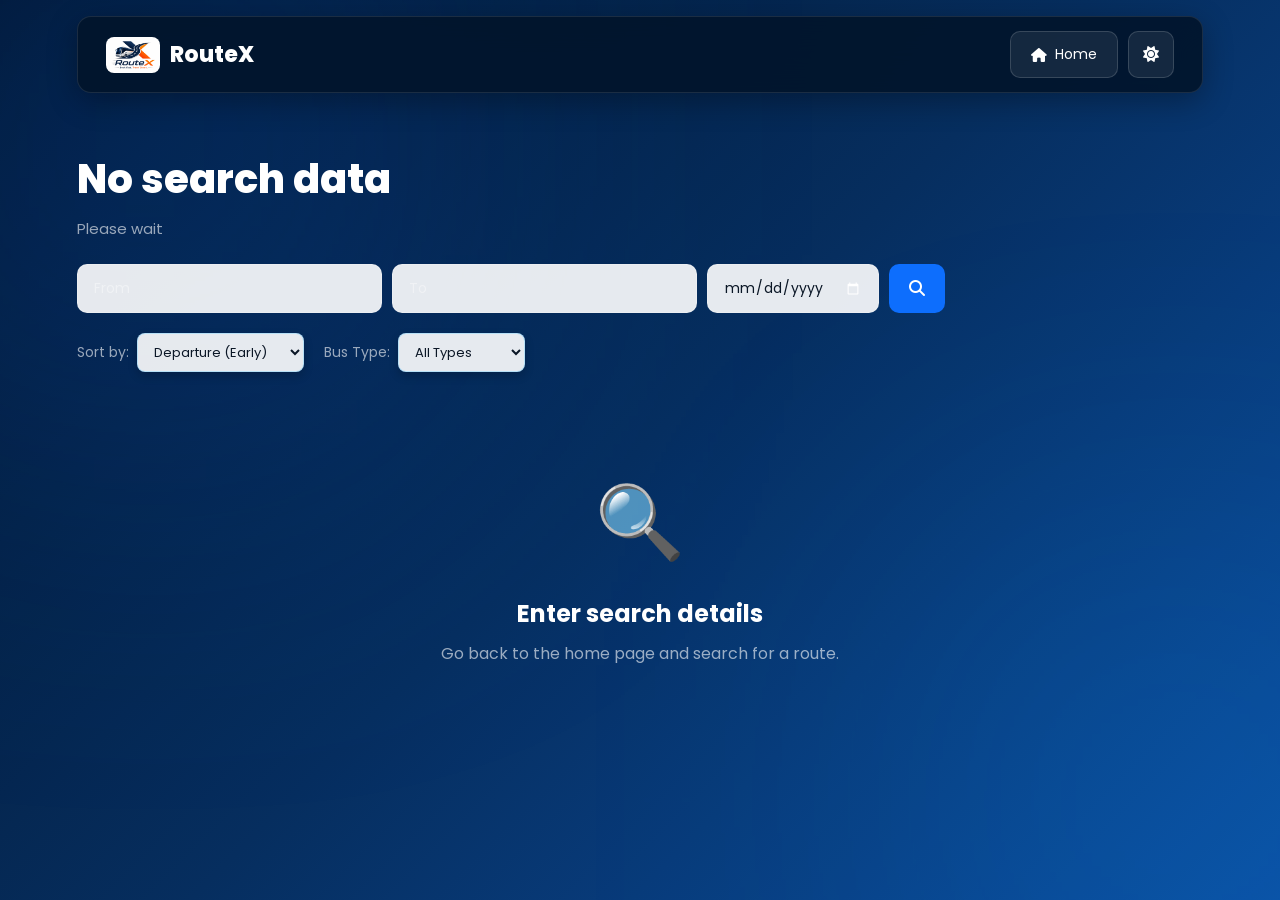
<file: src/main/resources/static/results.html>
<!DOCTYPE html>
<!--suppress ALL -->
<html lang="en">
<head>
    <meta charset="UTF-8">
    <meta name="viewport" content="width=device-width, initial-scale=1.0">
    <title>RouteX – Search Results</title>
    <link rel="icon" href="images/Logo.png">
    <link rel="stylesheet" href="https://cdnjs.cloudflare.com/ajax/libs/font-awesome/6.5.0/css/all.min.css">
    <link href="https://fonts.googleapis.com/css2?family=Poppins:wght@300;400;500;600;700;800&display=swap" rel="stylesheet">
    <link rel="stylesheet" href="css/results.css">
</head>
<body>
<header>
    <nav class="navbar">
        <div class="brand" onclick="location.href='index.html'">
            <img class="nav-logo" src="images/Logo.png" alt="RouteX Logo">
            <h2>RouteX</h2>
        </div>
        <div class="nav-buttons">
            <button class="home-btn" onclick="location.href='index.html'"><i class="fas fa-home"></i> Home</button>
            <button id="theme-toggle" class="theme-btn" aria-label="Switch to light mode"><i class="fa-solid fa-sun"></i></button>
        </div>
    </nav>
</header>

<section class="results-header">
    <h1 id="route-title">Searching...</h1>
    <p id="route-subtitle">Please wait</p>
    <!-- Re-search form -->
    <form class="mini-search" onsubmit="reSearch(event)">
        <input list="r-origins-list" type="text" id="s-from" placeholder="From" autocomplete="off">
        <datalist id="r-origins-list"></datalist>
        <input list="r-dest-list" type="text" id="s-to" placeholder="To" autocomplete="off">
        <datalist id="r-dest-list"></datalist>
        <input type="date" id="s-date">
        <button type="submit"><i class="fas fa-search"></i></button>
    </form>
</section>

<!-- Filters & Sort -->
<div class="filter-bar">
    <div class="filter-group">
        <label>Sort by:</label>
        <select id="sort-select" onchange="applySort()">
            <option value="departureTime,asc">Departure (Early)</option>
            <option value="departureTime,desc">Departure (Late)</option>
            <option value="price,asc">Price (Low → High)</option>
            <option value="price,desc">Price (High → Low)</option>
        </select>
    </div>
    <div class="filter-group">
        <label>Bus Type:</label>
        <select id="type-filter" onchange="applySort()">
            <option value="">All Types</option>
            <option value="SUPER_LUXURY">Super Luxury</option>
            <option value="LUXURY">Luxury</option>
            <option value="EXPRESS">Express</option>
        </select>
    </div>
    <div class="results-count" id="results-count"></div>
</div>

<div id="results-container" class="results-list">
    <div class="skeleton-card"></div>
    <div class="skeleton-card"></div>
    <div class="skeleton-card"></div>
</div>

<!-- Pagination -->
<div class="pagination" id="pagination"></div>

<script>
const API = 'http://localhost:8080/api';
const params = new URLSearchParams(window.location.search);
let from = params.get('from') || '', to = params.get('to') || '', date = params.get('date') || '';
let currentPage = 0;
let allRoutes = [];

document.getElementById('s-from').value = from;
document.getElementById('s-to').value = to;
document.getElementById('s-date').value = date;
document.getElementById('s-date').min = new Date().toISOString().split('T')[0];

function reSearch(e) {
    e.preventDefault();
    from = document.getElementById('s-from').value.trim();
    to = document.getElementById('s-to').value.trim();
    date = document.getElementById('s-date').value;
    if (!from || !to || !date) return;
    currentPage = 0;
    loadResults();
}

async function loadResults(page = 0) {
    if (!from || !to || !date) {
        document.getElementById('route-title').textContent = 'No search data';
        document.getElementById('results-container').innerHTML = '<div class="no-results"><div class="no-results-icon">🔍</div><h3>Enter search details</h3><p>Go back to the home page and search for a route.</p></div>';
        return;
    }
    document.getElementById('route-title').textContent = `${from} → ${to}`;
    document.getElementById('route-subtitle').textContent = `Available buses for ${formatDate(date)}`;

    const [sortField, sortDir] = document.getElementById('sort-select').value.split(',');
    const typeFilter = document.getElementById('type-filter').value;
    const params = new URLSearchParams({ origin: from, destination: to, date, page, size: 10, sortBy: sortField, direction: sortDir });

    try {
        const res = await fetch(`${API}/routes/search?${params}`);
        const json = await res.json();
        if (json.success) {
            let content = json.data.content;
            if (typeFilter) content = content.filter(r => r.busType === typeFilter);
            allRoutes = content;
            renderResults(content, json.data);
            renderPagination(json.data);
        } else {
            showNoResults('API Error: ' + json.message);
        }
    } catch (e) {
        showNoResults('Could not connect to the server. Please make sure the backend is running on localhost:8080.');
    }
}

function getDemoData() {
    const origin = from; const dest = to;
    return [
        { id:1, origin, destination:dest, departureTime:'06:30', arrivalTime:'13:00', busType:'SUPER_LUXURY', operatorName:'SLTB Long Distance', contactNumber:'011-2612212', price:1800, totalSeats:50 },
        { id:2, origin, destination:dest, departureTime:'07:30', arrivalTime:'14:00', busType:'SUPER_LUXURY', operatorName:'SLTB Long Distance', contactNumber:'071-7458751', price:1800, totalSeats:50 },
        { id:3, origin, destination:dest, departureTime:'12:15', arrivalTime:'03:20', busType:'LUXURY', operatorName:'SuperLine Express', contactNumber:'076-6367777', price:1500, totalSeats:50 },
    ];
}

function renderResults(buses, pageData) {
    const container = document.getElementById('results-container');
    if (!buses || buses.length === 0) { showNoResults(); return; }

    document.getElementById('results-count').textContent = `${pageData.totalElements || buses.length} buses found`;
    container.innerHTML = buses.map((bus, i) => {
        const available = bus.totalSeats - (bus.bookedCount || 0);
        const typeLabel = { SUPER_LUXURY:'Super Luxury', LUXURY:'Luxury', EXPRESS:'Express', SUPER_EXPRESS:'Super Express' }[bus.busType] || bus.busType;
        const seatClass = available <= 5 ? 'seat-low' : available <= 15 ? 'seat-medium' : 'seat-ok';
        const seatText = available <= 5 ? `⚠️ Only ${available} seats left!` : `${available} seats available`;
        return `
        <div class="bus-card" style="animation-delay:${i * 0.08}s">
            <div class="bus-top">
                <div class="company">
                    <div class="company-logo"><i class="fas fa-bus"></i></div>
                    <div>
                        <h3>${bus.origin} → ${bus.destination}</h3>
                        <p class="company-name">${bus.operatorName}</p>
                        <p class="contact-num"><i class="fas fa-phone"></i> ${bus.contactNumber || 'N/A'}</p>
                    </div>
                </div>
                <span class="bus-type-badge type-${bus.busType?.toLowerCase().replace('_','-')}">${typeLabel}</span>
            </div>
            <div class="bus-middle">
                <div class="time-block">
                    <h2>${bus.departureTime}</h2>
                    <p>Departure</p>
                </div>
                <div class="duration-line">
                    <span class="dot"></span>
                    <div class="line"></div>
                    <i class="fas fa-bus bus-icon-mid"></i>
                    <div class="line"></div>
                    <span class="dot"></span>
                </div>
                <div class="time-block">
                    <h2>${bus.arrivalTime}</h2>
                    <p>Arrival</p>
                </div>
            </div>
            <div class="bus-bottom">
                <div class="price-seats">
                    <div class="price">Rs. ${Number(bus.price).toLocaleString()}<span>/seat</span></div>
                    <div class="seats ${seatClass}">${seatText}</div>
                </div>
                <button class="book-btn" onclick="goToBooking(${bus.id}, '${bus.origin}', '${bus.destination}', '${bus.departureTime}', '${bus.arrivalTime}', ${bus.price}, '${bus.operatorName}', '${bus.busType}')">
                    <i class="fas fa-ticket-alt"></i> Book Now
                </button>
            </div>
        </div>`;
    }).join('');
}

function goToBooking(routeId, origin, dest, dep, arr, price, op, type) {
    if (!localStorage.getItem('routex_token')) {
        if (confirm('You need to login to book. Go to login page?')) {
            window.location.href = `login.html`;
        }
        return;
    }
    const p = new URLSearchParams({ routeId, origin, destination: dest, departureTime: dep,
        arrivalTime: arr, price, operatorName: op, busType: type, date });
    window.location.href = `booking.html?${p}`;
}

function applySort() { loadResults(0); }

function renderPagination(page) {
    if (!page.totalPages || page.totalPages <= 1) { document.getElementById('pagination').innerHTML = ''; return; }
    let html = '';
    for (let i = 0; i < page.totalPages; i++) {
        html += `<button class="page-btn ${i === page.number ? 'active' : ''}" onclick="loadResults(${i})">${i + 1}</button>`;
    }
    document.getElementById('pagination').innerHTML = html;
}

function showNoResults(msg) {
    document.getElementById('results-container').innerHTML = `
        <div class="no-results">
            <div class="no-results-icon">🚌</div>
            <h3>No buses found</h3>
            <p>${msg || 'No buses available for this route and date.'}</p>
            <p style="font-size:0.85rem;opacity:0.7;margin-top:0.5rem;">
                💡 Tip: Use the full city name — e.g. <b>Colombo (Pettah)</b>, 
                <b>Makumbura (Colombo)</b>, <b>Katharagama</b>. 
                Try a different date or swap From / To for the return trip.
            </p>
            <button onclick="location.href='index.html'" class="back-btn">← Back to Search</button>
        </div>`;
}

function formatDate(dateStr) {
    return new Date(dateStr).toLocaleDateString('en-US', { weekday:'long', year:'numeric', month:'long', day:'numeric' });
}

// Theme
const toggleBtn = document.getElementById('theme-toggle');
const icon = toggleBtn.querySelector('i');

function updateThemeIcon(isLight) {
    icon.className = isLight ? 'fa-solid fa-moon' : 'fa-solid fa-sun';
    toggleBtn.setAttribute('aria-label', isLight ? 'Switch to dark mode' : 'Switch to light mode');
}

const savedTheme = localStorage.getItem('theme');
if (savedTheme === 'light') {
    document.body.classList.add('light-mode');
    updateThemeIcon(true);
} else {
    updateThemeIcon(false);
}

toggleBtn.addEventListener('click', () => {
    document.body.classList.toggle('light-mode');
    const isLight = document.body.classList.contains('light-mode');
    localStorage.setItem('theme', isLight ? 'light' : 'dark');
    updateThemeIcon(isLight);
});

loadLocations();
loadResults();

async function loadLocations() {
    try {
        const res = await fetch(`${API}/routes/locations`);
        const json = await res.json();
        if (json.success) {
            const cities = json.data.origins || [];
            const origList = document.getElementById('r-origins-list');
            const destList = document.getElementById('r-dest-list');
            cities.forEach(c => {
                origList.innerHTML += `<option value="${c}">`;
                destList.innerHTML += `<option value="${c}">`;
            });
        }
    } catch(e) {}
}
</script>
</body>
</html>
</file>
<file: src/main/resources/static/css/home.css>
/* =============================================
   RouteX - Premium Home Page Styles
   ============================================= */
@import url('https://fonts.googleapis.com/css2?family=Poppins:wght@300;400;500;600;700;800&display=swap');

:root {
    --primary: #0d6efd;
    --primary-light: #4db8ff;
    --bg-dark: linear-gradient(135deg, #02142b, #062e5f, #0b4ea2);
    --glass: rgba(255,255,255,0.08);
    --glass-border: rgba(255,255,255,0.15);
    --text: #ffffff;
    --text-muted: rgba(255,255,255,0.65);
    --card-bg: rgba(255,255,255,0.06);
    --shadow: 0 10px 40px rgba(0,0,0,0.3);
    --radius: 16px;
    --transition: all 0.35s cubic-bezier(.4,0,.2,1);
}

* { margin: 0; padding: 0; box-sizing: border-box; font-family: 'Poppins', sans-serif; }
html { scroll-behavior: smooth; }

body {
    background: var(--bg-dark);
    color: var(--text);
    overflow-x: hidden;
    min-height: 100vh;
}

/* Animated background orbs */
body::before {
    content: "";
    position: fixed;
    width: 600px; height: 600px;
    background: #0d6efd;
    filter: blur(200px);
    top: -150px; left: -150px;
    opacity: 0.3; z-index: -1;
    animation: floatGlow 8s ease-in-out infinite;
}
body::after {
    content: "";
    position: fixed;
    width: 500px; height: 500px;
    background: #00aaff;
    filter: blur(200px);
    bottom: -100px; right: -100px;
    opacity: 0.2; z-index: -1;
    animation: floatGlow 10s ease-in-out infinite alternate;
}
@keyframes floatGlow {
    0% { transform: translate(0,0); }
    50% { transform: translate(50px,40px); }
    100% { transform: translate(-30px,20px); }
}

/* Page Loader */
.page-loader {
    position: fixed; inset: 0;
    background: #02142b;
    display: flex; flex-direction: column;
    align-items: center; justify-content: center;
    z-index: 9999;
    transition: opacity 0.5s, visibility 0.5s;
}
.page-loader.hidden { opacity: 0; visibility: hidden; }
.loader-bus { font-size: 60px; animation: driveAway 1.5s ease-in-out infinite alternate; }
@keyframes driveAway {
    from { transform: translateX(-30px); }
    to { transform: translateX(30px); }
}
.page-loader p { color: #4db8ff; margin-top: 16px; font-size: 16px; letter-spacing: 1px; }

section {
    scroll-margin-top: 110px;
}

/* NAVBAR */
header { width: 100%; padding: 20px 6%; position: sticky; top: 0; z-index: 100; }
.navbar {
    display: flex; justify-content: space-between; align-items: center;
    padding: 16px 32px;
    border-radius: var(--radius);
    background: rgba(2,20,43,0.85);
    backdrop-filter: blur(20px);
    border: 1px solid var(--glass-border);
    box-shadow: var(--shadow);
    animation: slideDown 0.8s ease;
}
@keyframes slideDown {
    from { transform: translateY(-60px); opacity: 0; }
    to { transform: translateY(0); opacity: 1; }
}
.brand { display: flex; align-items: center; gap: 12px; cursor: pointer; }
.nav-logo { height: 40px; border-radius: 8px; }
.brand-name { font-size: 26px; font-weight: 800; color: #fff; letter-spacing: 1px; }
.nav-links { display: flex; list-style: none; gap: 36px; }
.nav-links a { color: var(--text-muted); text-decoration: none; font-size: 15px; font-weight: 500;
    transition: var(--transition); position: relative; }
.nav-links a::after { content:''; position:absolute; bottom:-4px; left:0; width:0; height:2px;
    background: var(--primary-light); transition: var(--transition); }
.nav-links a:hover { color: #fff; }
.nav-links a:hover::after { width: 100%; }
.nav-buttons { display: flex; align-items: center; gap: 12px; }
.theme-btn { background: var(--glass); border: 1px solid var(--glass-border); color: #fff;
    padding: 10px 14px; border-radius: 10px; cursor: pointer; font-size: 16px;
    transition: var(--transition); }
.theme-btn:hover { background: var(--primary); }
.login-btn { background: transparent; border: 1px solid var(--glass-border); color: #fff;
    padding: 10px 24px; border-radius: 10px; cursor: pointer; font-size: 14px;
    transition: var(--transition); }
.login-btn:hover { border-color: var(--primary-light); color: var(--primary-light); }
.register-btn { background: var(--primary); border: none; color: #fff;
    padding: 10px 24px; border-radius: 10px; cursor: pointer; font-size: 14px;
    font-weight: 600; transition: var(--transition); box-shadow: 0 4px 15px rgba(13,110,253,0.4); }
.register-btn:hover { background: #0b5ed7; transform: translateY(-2px); }
.user-greeting { color: var(--primary-light); font-size: 14px; font-weight: 600; }

/* HERO */
.hero {
    min-height: 90vh;
    display: flex; align-items: center; justify-content: space-between;
    padding: 80px 8% 60px;
    position: relative;
}
.hero-content { max-width: 620px; }
.hero-badge {
    display: inline-block; background: rgba(13,110,253,0.2); color: var(--primary-light);
    border: 1px solid rgba(77,184,255,0.3); padding: 8px 20px; border-radius: 30px;
    font-size: 13px; font-weight: 500; margin-bottom: 24px;
    animation: fadeInUp 0.6s ease;
}
.hero-content h1 {
    font-size: clamp(52px, 8vw, 88px); font-weight: 800; line-height: 1;
    background: linear-gradient(135deg, #ffffff, #4db8ff);
    -webkit-background-clip: text; -webkit-text-fill-color: transparent;
    animation: fadeInUp 0.7s ease;
}
.hero-content h2 {
    font-size: clamp(20px, 3vw, 28px); color: var(--primary-light);
    margin: 12px 0; font-weight: 600; animation: fadeInUp 0.8s ease;
}
.hero-content p {
    font-size: 16px; color: var(--text-muted); line-height: 1.8;
    margin-bottom: 36px; animation: fadeInUp 0.9s ease;
}
.hero-buttons { display: flex; gap: 16px; margin-bottom: 48px; animation: fadeInUp 1s ease; }
.hero-buttons button {
    padding: 16px 32px; border-radius: 12px; font-size: 15px; font-weight: 600;
    cursor: pointer; transition: var(--transition); display: flex; align-items: center; gap: 8px;
    background: var(--primary); border: none; color: #fff;
    box-shadow: 0 6px 20px rgba(13,110,253,0.45);
}
.hero-buttons button:hover { transform: translateY(-3px); box-shadow: 0 12px 30px rgba(13,110,253,0.5); }
.hero-buttons button.secondary { background: var(--glass); border: 1px solid var(--glass-border);
    box-shadow: none; }
.hero-buttons button.secondary:hover { background: rgba(255,255,255,0.15); box-shadow: none; }
.hero-stats { display: flex; gap: 40px; animation: fadeInUp 1.1s ease; }
.stat { display: flex; flex-direction: column; }
.stat-num { font-size: 28px; font-weight: 800; color: var(--primary-light); }
.stat span:last-child { font-size: 12px; color: var(--text-muted); text-transform: uppercase; }
.hero{
    min-height:100vh;
    display:flex;
    align-items:center;
    justify-content:center;
    text-align:center;
    position:relative;
    overflow:hidden;
    isolation:isolate;
}
.hero::before{
    content:"";
    position:absolute;
    inset:0;
    background:url("../images/hero-image.png") center center/cover no-repeat;
    filter: blur(8px);
    transform:scale(1.08);
    opacity:.55;
    z-index:-3;
}
.hero::after{
    content:"";
    position:absolute;
    inset:0;
    background:
        radial-gradient(circle at center,
            rgba(0,0,0,0) 18%,
            rgba(2,20,43,.45) 55%,
            rgba(2,20,43,.88) 100%),
        linear-gradient(
            rgba(2,20,43,.45),
            rgba(2,20,43,.65)
        );
    z-index:-2;
}
.hero-content{
    position:relative;
    z-index:5;
}

/* Hide old image */
.hero-image-area{
    display:none;
}
@keyframes fadeInUp {
    from { opacity: 0; transform: translateY(30px); }
    to { opacity: 1; transform: translateY(0); }
}

/* SEARCH SECTION */
.search-section { padding: 60px 8%; }
.search-heading { text-align: center; margin-bottom: 40px; }
.search-heading h2 { font-size: 36px; font-weight: 700; margin-bottom: 10px; }
.search-heading p { color: var(--text-muted); font-size: 16px; }
.search-box {
    display: flex; align-items: center; gap: 12px;
    background: rgba(255,255,255,0.06);
    backdrop-filter: blur(20px);
    border: 1px solid var(--glass-border);
    border-radius: 20px; padding: 20px 24px;
    box-shadow: var(--shadow);
    flex-wrap: wrap;
}
.input-wrapper { position: relative; flex: 1; min-width: 160px; }
.input-wrapper i { position: absolute; left: 14px; top: 50%; transform: translateY(-50%);
    color: var(--primary-light); font-size: 14px; }
.search-box input {
    width: 100%; background: rgba(255,255,255,0.08);
    border: 1px solid var(--glass-border); color: #fff;
    padding: 14px 14px 14px 40px;
    border-radius: 12px; font-size: 15px; font-family: 'Poppins', sans-serif;
    transition: var(--transition);
}
.search-box input::placeholder { color: rgba(255,255,255,0.45); }
.search-box input:focus { outline: none; border-color: var(--primary-light);
    background: rgba(77,184,255,0.1); }
.search-box input[type="date"]::-webkit-calendar-picker-indicator { filter: invert(1); }
.swap-btn { background: var(--glass); border: 1px solid var(--glass-border);
    color: var(--primary-light); padding: 14px 18px; border-radius: 12px;
    cursor: pointer; font-size: 20px; transition: var(--transition); }
.swap-btn:hover { background: var(--primary); color: #fff; transform: rotate(180deg); }
.search-box button[type="submit"] {
    background: var(--primary); border: none; color: #fff;
    padding: 14px 32px; border-radius: 12px; font-size: 15px; font-weight: 600;
    cursor: pointer; transition: var(--transition); white-space: nowrap;
    display: flex; align-items: center; gap: 8px;
    box-shadow: 0 4px 20px rgba(13,110,253,0.4);
}
.search-box button[type="submit"]:hover { transform: translateY(-2px); background: #0b5ed7; }

/* ROUTE CARDS */
.routes { padding: 60px 8%; }
.routes h2 { font-size: 36px; font-weight: 700; text-align: center; margin-bottom: 40px; }
.route-cards { display: grid; grid-template-columns: repeat(auto-fill, minmax(200px, 1fr)); gap: 16px; }
.route-card {
    background: var(--card-bg); border: 1px solid var(--glass-border);
    border-radius: var(--radius); padding: 24px 20px;
    text-align: center; cursor: pointer; transition: var(--transition);
    font-weight: 600; font-size: 15px;
}
.route-card:hover {
    background: rgba(13,110,253,0.2); border-color: var(--primary-light);
    transform: translateY(-6px); box-shadow: 0 12px 30px rgba(13,110,253,0.25);
}
.route-card .route-icon { font-size: 28px; margin-bottom: 8px; }

/* FEATURES */
.features { padding: 60px 8%; }
.features h2 { font-size: 36px; font-weight: 700; text-align: center; margin-bottom: 48px; }
.feature-box { display: grid; grid-template-columns: repeat(auto-fit, minmax(280px, 1fr)); gap: 24px; }
.feature {
    background: var(--card-bg); border: 1px solid var(--glass-border);
    border-radius: var(--radius); padding: 32px; transition: var(--transition);
}
.feature:hover { transform: translateY(-6px); border-color: var(--primary-light);
    background: rgba(13,110,253,0.1); box-shadow: 0 12px 30px rgba(13,110,253,0.2); }
.feature-icon { width: 56px; height: 56px; background: rgba(13,110,253,0.2);
    border-radius: 14px; display: flex; align-items: center; justify-content: center;
    margin-bottom: 16px; }
.feature-icon i { font-size: 22px; color: var(--primary-light); }
.feature h3 { font-size: 18px; font-weight: 700; margin-bottom: 10px; }
.feature p { color: var(--text-muted); font-size: 14px; line-height: 1.7; }

/* CONTACT */
.contact-section { padding: 60px 8%; }
.contact-section h2 { font-size: 36px; font-weight: 700; text-align: center; margin-bottom: 40px; }
.contact-grid { display: grid; grid-template-columns: repeat(auto-fit, minmax(220px, 1fr)); gap: 24px; }
.contact-card {
    background: var(--card-bg); border: 1px solid var(--glass-border);
    border-radius: var(--radius); padding: 32px; text-align: center; transition: var(--transition);
}
.contact-card:hover { border-color: var(--primary-light); transform: translateY(-4px); }
.contact-card i { font-size: 32px; color: var(--primary-light); margin-bottom: 16px; display: block; }
.contact-card h3 { font-size: 16px; font-weight: 700; margin-bottom: 8px; }
.contact-card p { color: var(--text-muted); font-size: 14px; margin-bottom: 4px; }

/* FOOTER */
footer { border-top: 1px solid var(--glass-border); padding: 60px 8% 24px; }
.footer-content { display: grid; grid-template-columns: 2fr 1fr 1fr; gap: 48px; margin-bottom: 40px; }
.footer-brand h3 { font-size: 22px; font-weight: 700; margin: 12px 0 8px; }
.footer-brand p { color: var(--text-muted); font-size: 14px; }
.footer-links { display: flex; flex-direction: column; }
.footer-links h4 { font-size: 16px; font-weight: 700; margin-bottom: 16px; }
.footer-links a { color: var(--text-muted); text-decoration: none; font-size: 14px;
    margin-bottom: 8px; transition: var(--transition); }
.footer-links a:hover { color: var(--primary-light); }
.footer-social h4 { font-size: 16px; font-weight: 700; margin-bottom: 16px; }
.social-icons { display: flex; gap: 12px; }
.social-icons a { width: 40px; height: 40px; border-radius: 10px;
    background: var(--glass); border: 1px solid var(--glass-border);
    display: flex; align-items: center; justify-content: center;
    color: var(--text-muted); text-decoration: none; transition: var(--transition); font-size: 16px; }
.social-icons a:hover { background: var(--primary); color: #fff; transform: translateY(-3px); }
.footer-bottom { text-align: center; padding-top: 24px; border-top: 1px solid var(--glass-border);
    color: var(--text-muted); font-size: 13px; }

/* CHATBOT */
.chatbot-toggle {
    position: fixed; bottom: 30px; right: 30px; z-index: 500;
    width: 62px; height: 62px; border-radius: 50%;
    background: linear-gradient(135deg, var(--primary), #00aaff);
    display: flex; align-items: center; justify-content: center;
    cursor: pointer; font-size: 26px; color: #fff;
    box-shadow: 0 6px 25px rgba(13,110,253,0.5);
    transition: var(--transition); animation: pulse 2s ease-in-out infinite;
}
.chatbot-toggle:hover { transform: scale(1.1); }
@keyframes pulse { 0%,100%{box-shadow:0 6px 25px rgba(13,110,253,0.5)} 50%{box-shadow:0 6px 40px rgba(13,110,253,0.8)} }
.bot-badge {
    position: absolute; top: -4px; right: -4px; background: #ff4757;
    color: #fff; font-size: 11px; font-weight: 700;
    width: 20px; height: 20px; border-radius: 50%;
    display: flex; align-items: center; justify-content: center;
}
.chatbot-window {
    position: fixed; bottom: 110px; right: 30px; z-index: 501;
    width: 360px; border-radius: 20px;
    background: rgba(2,20,43,0.95); backdrop-filter: blur(20px);
    border: 1px solid var(--glass-border);
    box-shadow: 0 20px 60px rgba(0,0,0,0.5);
    display: none; flex-direction: column; overflow: hidden;
    animation: slideUp 0.3s ease;
}
.chatbot-window.open { display: flex; }
@keyframes slideUp { from{transform:translateY(20px);opacity:0} to{transform:translateY(0);opacity:1} }
.chatbot-header {
    background: linear-gradient(135deg, var(--primary), #00aaff);
    padding: 16px 20px; display: flex; justify-content: space-between; align-items: center;
}
.bot-info { display: flex; align-items: center; gap: 12px; }
.bot-avatar { width: 44px; height: 44px; border-radius: 50%; background: rgba(255,255,255,0.2);
    display: flex; align-items: center; justify-content: center; font-size: 22px; }
.bot-info h4 { font-size: 16px; font-weight: 700; color: #fff; }
.bot-status { font-size: 12px; color: rgba(255,255,255,0.8); }
.chatbot-header button { background: rgba(255,255,255,0.2); border: none; color: #fff;
    width: 30px; height: 30px; border-radius: 50%; cursor: pointer; font-size: 16px; }
.chatbot-messages { flex: 1; padding: 16px; max-height: 300px; overflow-y: auto;
    display: flex; flex-direction: column; gap: 12px; }
.chatbot-messages::-webkit-scrollbar { width: 4px; }
.chatbot-messages::-webkit-scrollbar-thumb { background: var(--primary); border-radius: 4px; }
.bot-msg, .user-msg {
    padding: 12px 16px; border-radius: 14px; max-width: 85%; font-size: 14px; line-height: 1.6;
    animation: fadeInUp 0.2s ease;
}
.bot-msg { background: rgba(255,255,255,0.1); color: #fff; align-self: flex-start;
    border-bottom-left-radius: 4px; }
.user-msg { background: var(--primary); color: #fff; align-self: flex-end;
    border-bottom-right-radius: 4px; }
.chatbot-quick-replies { display: flex; gap: 6px; padding: 8px 16px; flex-wrap: wrap; max-height: 110px; overflow-y: auto; }
.chatbot-quick-replies button { background: rgba(13,110,253,0.2); border: 1px solid rgba(77,184,255,0.3);
    color: var(--primary-light); padding: 6px 12px; border-radius: 20px; font-size: 12px;
    cursor: pointer; transition: var(--transition); }
.chatbot-quick-replies button:hover { background: var(--primary); color: #fff; }
.chatbot-input { display: flex; gap: 8px; padding: 12px 16px;
    border-top: 1px solid var(--glass-border); }
.chatbot-input input { flex: 1; background: rgba(255,255,255,0.08); border: 1px solid var(--glass-border);
    color: #fff; padding: 10px 14px; border-radius: 10px; font-size: 14px; font-family: 'Poppins', sans-serif; }
.chatbot-input input:focus { outline: none; border-color: var(--primary-light); }
.chatbot-input input::placeholder { color: rgba(255,255,255,0.4); }
.chatbot-input button { background: var(--primary); border: none; color: #fff;
    padding: 10px 16px; border-radius: 10px; cursor: pointer; font-size: 16px; }

/* REVEAL ANIMATION */
.reveal { opacity: 0; transform: translateY(40px); transition: opacity 0.7s ease, transform 0.7s ease; }
.reveal.active { opacity: 1; transform: translateY(0); }
.reveal-delay { transition-delay: 0.15s; }

/* =============================================
   LIGHT MODE — FIXED
   ============================================= */
body.light-mode {
    background: linear-gradient(135deg, #f7f9ff, #e9f3ff, #dfe8ff);
    color: #0b1726;
}

/* Navbar */
body.light-mode .navbar {
    background: rgba(255,255,255,0.92);
    border-color: rgba(13,110,253,0.2);
    color: #0b1726;
}
body.light-mode .brand-name { color: #0b1726; }
body.light-mode .nav-links a { color: #3a4a5c; }
body.light-mode .nav-links a:hover { color: var(--primary); }

/* Login / Register buttons */
body.light-mode .login-btn {
    color: #0b1726;
    border-color: rgba(13,110,253,0.4);
}
body.light-mode .login-btn:hover {
    color: var(--primary);
    border-color: var(--primary);
}
body.light-mode .theme-btn {
    background: rgba(13,110,253,0.1);
    border-color: rgba(13,110,253,0.3);
    color: #0b1726;
}

/* Search box */
body.light-mode .search-box {
    background: rgba(255,255,255,0.9);
    border-color: rgba(13,110,253,0.2);
}
body.light-mode .search-box input {
    background: #fff;
    color: #0b1726;
    border-color: rgba(13,110,253,0.3);
}
body.light-mode .search-box input::placeholder { color: #6b7b8c; }
body.light-mode .search-box input[type="date"]::-webkit-calendar-picker-indicator { filter: none; }
body.light-mode .swap-btn {
    background: rgba(13,110,253,0.08);
    border-color: rgba(13,110,253,0.3);
}

/* Route cards */
body.light-mode .route-card {
    background: rgba(255,255,255,0.9);
    border-color: rgba(13,110,253,0.2);
    color: #0b1726;
}

/* Features — "Why Choose Us" */
body.light-mode .features h2 { color: #0b1726; }
body.light-mode .feature {
    background: rgba(255,255,255,0.9);
    border-color: rgba(13,110,253,0.2);
}
body.light-mode .feature h3 { color: #0b1726; }
body.light-mode .feature p { color: #4a5a6a; }

/* Contact */
body.light-mode .contact-section h2 { color: #0b1726; }
body.light-mode .contact-card {
    background: rgba(255,255,255,0.9);
    border-color: rgba(13,110,253,0.2);
}
body.light-mode .contact-card h3 { color: #0b1726; }
body.light-mode .contact-card p { color: #4a5a6a; }

/* Section headings */
body.light-mode .search-heading h2,
body.light-mode .routes h2 { color: #0b1726; }
body.light-mode .search-heading p { color: #4a5a6a; }

/* Footer */
body.light-mode footer {
    background: rgba(255,255,255,0.9);
    border-color: rgba(13,110,253,0.15);
}
body.light-mode .footer-brand h3,
body.light-mode .footer-links h4,
body.light-mode .footer-social h4 { color: #0b1726; }
body.light-mode .footer-brand p,
body.light-mode .footer-links a,
body.light-mode .footer-bottom { color: #4a5a6a; }
body.light-mode .social-icons a {
    background: rgba(13,110,253,0.08);
    border-color: rgba(13,110,253,0.2);
    color: #3a4a5c;
}

/* RESPONSIVE */
@media (max-width: 768px) {
    .nav-links { display: none; }
    .hero { flex-direction: column; padding: 100px 6% 60px; }
    .hero-image-area { margin-top: 40px; }
    .footer-content { grid-template-columns: 1fr; gap: 24px; }
    .chatbot-window { width: 90%; right: 5%; }
}
</file>
<file: src/main/resources/static/css/auth.css>
@import url('https://fonts.googleapis.com/css2?family=Poppins:wght@300;400;500;600;700;800&display=swap');

* { margin:0; padding:0; box-sizing:border-box; font-family:'Poppins',sans-serif; }
html { scroll-behavior:smooth; }

body {
    background: linear-gradient(135deg,#02142b,#062e5f,#0b4ea2);
    min-height: 100vh; display:flex; align-items:center; justify-content:center;
    color:#fff; overflow-x:hidden;
}
body::before {
    content:""; position:fixed; width:500px; height:500px; background:#0d6efd;
    filter:blur(180px); top:-100px; left:-100px; opacity:0.3; z-index:-1;
    animation:floatGlow 8s ease-in-out infinite;
}
body::after {
    content:""; position:fixed; width:400px; height:400px; background:#00aaff;
    filter:blur(180px); bottom:-100px; right:-100px; opacity:0.2; z-index:-1;
    animation:floatGlow 10s ease-in-out infinite alternate;
}
@keyframes floatGlow { 0%{transform:translate(0,0)} 50%{transform:translate(40px,30px)} 100%{transform:translate(-20px,20px)} }

.auth-container {
    display:flex; width:100%; max-width:1000px; min-height:600px;
    border-radius:24px; overflow:hidden;
    box-shadow:0 30px 80px rgba(0,0,0,0.5);
    animation:fadeIn 0.6s ease;
}
@keyframes fadeIn { from{opacity:0;transform:scale(0.97)} to{opacity:1;transform:scale(1)} }

/* Left decorative panel */
.auth-left {
    flex:1; background:linear-gradient(160deg,#0d6efd,#00aaff);
    display:flex; align-items:center; justify-content:center; padding:48px;
    position:relative; overflow:hidden;
}
.auth-left::before {
    content:"🚌"; font-size:200px; position:absolute;
    bottom:-40px; right:-40px; opacity:0.12;
    animation:busFloat 4s ease-in-out infinite;
}
@keyframes busFloat { 0%,100%{transform:translateY(0)} 50%{transform:translateY(-20px)} }
.auth-left-content { position:relative; z-index:1; }
.auth-left-content h1 { font-size:48px; font-weight:800; margin:16px 0 8px; }
.auth-left-content h2 { font-size:24px; font-weight:600; margin-bottom:12px; }
.auth-left-content p { font-size:15px; opacity:0.85; line-height:1.7; max-width:280px; }
.auth-features { margin-top:32px; display:flex; flex-direction:column; gap:12px; }
.auth-feature {
    display:flex; align-items:center; gap:12px;
    background:rgba(255,255,255,0.15); padding:12px 16px; border-radius:10px;
    font-size:14px; font-weight:500;
}
.auth-feature i { font-size:18px; }

/* Right form panel */
.auth-right {
    flex:1; background:rgba(2,20,43,0.95); backdrop-filter:blur(20px);
    display:flex; align-items:center; justify-content:center; padding:48px;
}
.auth-card { width:100%; max-width:360px; }
.auth-header { margin-bottom:32px; }
.auth-header h2 { font-size:28px; font-weight:700; margin-bottom:8px; }
.auth-header p { color:rgba(255,255,255,0.6); font-size:14px; }
.auth-header a { color:#4db8ff; text-decoration:none; font-weight:600; }
.auth-header a:hover { text-decoration:underline; }

.form-group { margin-bottom:20px; }
.form-group label { font-size:13px; font-weight:600; color:rgba(255,255,255,0.8); display:block; margin-bottom:8px; }
.input-icon { position:relative; }
.input-icon i { position:absolute; left:14px; top:50%; transform:translateY(-50%); color:#4db8ff; font-size:14px; }
.input-icon input, .input-icon select {
    width:100%; background:rgba(255,255,255,0.08); border:1px solid rgba(255,255,255,0.15);
    color:#fff; padding:14px 14px 14px 42px; border-radius:12px;
    font-size:14px; font-family:'Poppins',sans-serif; transition:all 0.3s;
}
.input-icon input::placeholder { color:rgba(255,255,255,0.4); }
.input-icon input:focus, .input-icon select:focus { outline:none; border-color:#4db8ff; background:rgba(77,184,255,0.1); }
.input-icon select option { background:#0b1726; color:#fff; }
.toggle-pass { position:absolute; right:12px; top:50%; transform:translateY(-50%);
    background:none; border:none; color:rgba(255,255,255,0.5); cursor:pointer; font-size:14px; }

.field-error { color:#ff6b7a; font-size:12px; margin-top:6px; display:block; min-height:16px; }
.error-msg { background:rgba(255,71,87,0.15); border:1px solid rgba(255,71,87,0.4);
    color:#ff6b7a; padding:12px 16px; border-radius:10px; font-size:14px; margin-bottom:16px; border-left:3px solid #ff4757; }
.success-msg { background:rgba(46,213,115,0.15); border:1px solid rgba(46,213,115,0.4);
    color:#2ed573; padding:12px 16px; border-radius:10px; font-size:14px; margin-bottom:16px; border-left:3px solid #2ed573; }

.form-options { display:flex; justify-content:space-between; align-items:center; margin-bottom:24px; font-size:13px; }
.remember { display:flex; align-items:center; gap:8px; cursor:pointer; color:rgba(255,255,255,0.7); }
.remember input { accent-color:#0d6efd; }
.forgot { color:#4db8ff; text-decoration:none; }
.forgot:hover { text-decoration:underline; }

.auth-btn {
    width:100%; background:linear-gradient(135deg,#0d6efd,#00aaff); border:none; color:#fff;
    padding:16px; border-radius:12px; font-size:16px; font-weight:700; cursor:pointer;
    transition:all 0.3s; display:flex; align-items:center; justify-content:center; gap:10px;
    box-shadow:0 6px 20px rgba(13,110,253,0.4);
}
.auth-btn:hover:not(:disabled) { transform:translateY(-2px); box-shadow:0 12px 30px rgba(13,110,253,0.5); }
.auth-btn:disabled { opacity:0.7; cursor:not-allowed; }

.divider { text-align:center; margin:20px 0; position:relative; }
.divider::before { content:''; position:absolute; top:50%; left:0; right:0; height:1px; background:rgba(255,255,255,0.15); }
.divider span { background:#02142b; padding:0 12px; font-size:13px; color:rgba(255,255,255,0.5); position:relative; }
.social-login { display:grid; grid-template-columns:1fr 1fr; gap:12px; }
.social-btn {
    background:rgba(255,255,255,0.08); border:1px solid rgba(255,255,255,0.15); color:#fff;
    padding:12px; border-radius:10px; font-size:13px; font-weight:500; cursor:pointer;
    transition:all 0.3s; display:flex; align-items:center; justify-content:center; gap:8px;
}
.social-btn:hover { background:rgba(255,255,255,0.15); }
.social-btn .fa-google { color:#ea4335; }
.social-btn .fa-facebook { color:#1877f2; }

/* OTP Section */
.otp-section { display:none; text-align:center; margin-top:24px; padding:24px; background:rgba(77,184,255,0.08); border-radius:12px; border:1px solid rgba(77,184,255,0.2); }
.otp-section.visible { display:block; }
.otp-section h3 { color:#4db8ff; margin-bottom:8px; }
.otp-section p { color:rgba(255,255,255,0.7); font-size:13px; margin-bottom:16px; }
.otp-inputs { display:flex; gap:10px; justify-content:center; margin-bottom:16px; }
.otp-inputs input {
    width:52px; height:52px; text-align:center; font-size:22px; font-weight:700;
    background:rgba(255,255,255,0.08); border:1px solid rgba(255,255,255,0.2);
    color:#fff; border-radius:10px;
}
.otp-inputs input:focus { outline:none; border-color:#4db8ff; background:rgba(77,184,255,0.1); }
.steps-indicator { display:flex; align-items:center; justify-content:center; gap:8px; margin-bottom:28px; }
.step { display:flex; align-items:center; justify-content:center; width:32px; height:32px;
    border-radius:50%; font-size:13px; font-weight:700; transition:all 0.3s; }
.step.active { background:#0d6efd; color:#fff; }
.step.done { background:#2ed573; color:#fff; }
.step.pending { background:rgba(255,255,255,0.1); color:rgba(255,255,255,0.4); }
.step-line { width:40px; height:2px; background:rgba(255,255,255,0.15); }
.step-line.done { background:#2ed573; }

@media(max-width:768px) {
    .auth-left { display:none; }
    .auth-container { border-radius:0; }
    .auth-right { padding:32px 24px; }
}
</file>
<file: src/main/resources/static/css/PaymentStyles.css>
:root {
  --bg: #050b22;
  --bg-2: #09184a;
  --panel: rgba(12, 24, 66, 0.72);
  --panel-strong: rgba(14, 30, 82, 0.9);
  --glass: rgba(255, 255, 255, 0.07);
  --glass-strong: rgba(255, 255, 255, 0.12);
  --border: rgba(255, 255, 255, 0.14);
  --border-strong: rgba(96, 165, 250, 0.42);
  --text: #f8fafc;
  --muted: #9fb0d0;
  --accent: #4f8ef7;
  --accent-2: #7c3aed;
  --success: #10b981;
  --danger: #ef4444;
  --warning: #f59e0b;
  --shadow: 0 24px 70px rgba(0, 0, 0, 0.42);
}

body.light {
  --bg: #eaf2ff;
  --bg-2: #f8fbff;
  --panel: rgba(255, 255, 255, 0.76);
  --panel-strong: rgba(255, 255, 255, 0.92);
  --glass: rgba(6, 13, 36, 0.05);
  --glass-strong: rgba(6, 13, 36, 0.08);
  --border: rgba(13, 27, 75, 0.14);
  --border-strong: rgba(79, 142, 247, 0.45);
  --text: #071229;
  --muted: #5b6985;
  --shadow: 0 24px 70px rgba(31, 56, 101, 0.16);
}

* {
  box-sizing: border-box;
  margin: 0;
  padding: 0;
}

body {
  min-height: 100vh;
  font-family: 'Poppins', sans-serif;
  color: var(--text);
  background:
    radial-gradient(circle at 12% 10%, rgba(79, 142, 247, 0.22), transparent 32%),
    radial-gradient(circle at 88% 18%, rgba(124, 58, 237, 0.2), transparent 34%),
    linear-gradient(135deg, var(--bg), var(--bg-2));
  overflow-x: hidden;
  transition: background 0.3s ease, color 0.3s ease;
}

body::before {
  content: '';
  position: fixed;
  inset: 0;
  background-image:
    linear-gradient(rgba(255,255,255,0.025) 1px, transparent 1px),
    linear-gradient(90deg, rgba(255,255,255,0.025) 1px, transparent 1px);
  background-size: 42px 42px;
  pointer-events: none;
  mask-image: linear-gradient(to bottom, #000, transparent 78%);
}

.ambient {
  position: fixed;
  border-radius: 999px;
  filter: blur(80px);
  opacity: 0.26;
  pointer-events: none;
  animation: floatBlob 9s ease-in-out infinite alternate;
}

.ambient-one {
  width: 380px;
  height: 380px;
  left: -130px;
  top: 120px;
  background: #2563eb;
}

.ambient-two {
  width: 430px;
  height: 430px;
  right: -160px;
  top: 45px;
  background: #7c3aed;
  animation-delay: -2s;
}

.ambient-three {
  width: 320px;
  height: 320px;
  right: 18%;
  bottom: -160px;
  background: #06b6d4;
  animation-delay: -4s;
}

@keyframes floatBlob {
  from { transform: translate3d(0, 0, 0) scale(1); }
  to { transform: translate3d(26px, -22px, 0) scale(1.08); }
}

.payment-navbar {
  position: sticky;
  top: 0;
  z-index: 20;
  height: 74px;
  padding: 0 5%;
  display: flex;
  align-items: center;
  justify-content: space-between;
  background: rgba(5, 11, 34, 0.78);
  border-bottom: 1px solid var(--border);
  backdrop-filter: blur(22px);
}

body.light .payment-navbar {
  background: rgba(255, 255, 255, 0.72);
}

.brand {
  display: flex;
  align-items: center;
  gap: 0.8rem;
  cursor: pointer;
  font-size: 1.45rem;
  font-weight: 800;
}

.nav-logo {
  width: 44px;
  height: 44px;
  border-radius: 10px;
  object-fit: cover;
}

.nav-actions {
  display: flex;
  align-items: center;
  gap: 0.75rem;
}

.nav-btn,
.theme-toggle {
  border: 1px solid var(--border);
  background: var(--glass);
  color: var(--text);
  border-radius: 12px;
  height: 42px;
  padding: 0 1rem;
  display: inline-flex;
  align-items: center;
  justify-content: center;
  gap: 0.5rem;
  font-family: inherit;
  font-weight: 700;
  cursor: pointer;
  transition: transform 0.2s ease, border-color 0.2s ease, background 0.2s ease;
}

.theme-toggle {
  width: 42px;
  padding: 0;
}

.nav-btn:hover,
.theme-toggle:hover {
  transform: translateY(-2px);
  border-color: var(--border-strong);
  background: var(--glass-strong);
}

.payment-shell {
  width: min(1220px, calc(100% - 40px));
  margin: 2rem auto 3rem;
  display: grid;
  grid-template-columns: minmax(0, 1.35fr) minmax(330px, 0.65fr);
  gap: 1.6rem;
  position: relative;
  z-index: 2;
  animation: pageIn 0.55s ease both;
}

@keyframes pageIn {
  from { opacity: 0; transform: translateY(18px); }
  to { opacity: 1; transform: translateY(0); }
}

.payment-panel,
.summary-card {
  background: var(--panel);
  border: 1px solid var(--border);
  border-radius: 20px;
  box-shadow: var(--shadow);
  backdrop-filter: blur(24px);
  position: relative;
  overflow: hidden;
}

.payment-panel::before,
.summary-card::before {
  content: '';
  position: absolute;
  inset: 0;
  background: linear-gradient(135deg, rgba(255,255,255,0.16), transparent 28%);
  pointer-events: none;
}

.payment-panel {
  padding: clamp(1.2rem, 3vw, 2rem);
}

.summary-card {
  padding: 1.35rem;
  align-self: start;
  position: sticky;
  top: 94px;
}

.section-kicker {
  display: inline-flex;
  align-items: center;
  gap: 0.5rem;
  color: var(--accent);
  text-transform: uppercase;
  font-size: 0.78rem;
  letter-spacing: 0.06em;
  font-weight: 800;
  margin-bottom: 0.75rem;
}

h1 {
  font-size: clamp(1.55rem, 3.2vw, 2.45rem);
  line-height: 1.1;
  letter-spacing: 0;
  max-width: 720px;
}

.lead {
  color: var(--muted);
  margin-top: 0.65rem;
  max-width: 650px;
}

.method-grid {
  display: grid;
  grid-template-columns: repeat(5, minmax(0, 1fr));
  gap: 0.7rem;
  margin: 1.55rem 0;
}

.method-option {
  min-height: 96px;
  border: 1px solid var(--border);
  background: var(--glass);
  color: var(--text);
  border-radius: 16px;
  padding: 0.78rem;
  font-family: inherit;
  font-weight: 700;
  display: flex;
  flex-direction: column;
  align-items: flex-start;
  justify-content: space-between;
  gap: 0.6rem;
  cursor: pointer;
  transition: transform 0.22s ease, border-color 0.22s ease, background 0.22s ease, box-shadow 0.22s ease;
}

.method-option:hover,
.method-option.active {
  transform: translateY(-4px);
  border-color: var(--border-strong);
  background: linear-gradient(135deg, rgba(79,142,247,0.18), rgba(124,58,237,0.14));
  box-shadow: 0 14px 36px rgba(0, 0, 0, 0.18);
}

.method-logo {
  height: 30px;
  min-width: 44px;
  border-radius: 8px;
  display: inline-flex;
  align-items: center;
  justify-content: center;
  font-size: 0.72rem;
  font-weight: 900;
  color: #fff;
  padding: 0 0.45rem;
}

.card-logo { background: linear-gradient(135deg, #2563eb, #06b6d4); }
.payhere-logo { background: linear-gradient(135deg, #fb923c, #ef4444); }
.ez-logo { background: linear-gradient(135deg, #ef4444, #facc15); color: #111827; }
.visa-logo { background: #fff; color: #1d4ed8; font-style: italic; letter-spacing: 0.05em; }
.master-logo {
  background: rgba(255,255,255,0.12);
  position: relative;
  width: 54px;
}
.master-logo span {
  width: 21px;
  height: 21px;
  border-radius: 50%;
  position: absolute;
}
.master-logo span:first-child { background: #ef4444; left: 10px; }
.master-logo span:last-child { background: #f59e0b; right: 10px; mix-blend-mode: screen; }

.card-stage {
  perspective: 1200px;
  margin-bottom: 1.55rem;
}

.payment-card {
  width: min(430px, 100%);
  height: 255px;
  position: relative;
  transform-style: preserve-3d;
  transition: transform 0.55s cubic-bezier(.2,.8,.2,1);
}

.payment-card.flipped {
  transform: rotateY(180deg);
}

.card-face {
  position: absolute;
  inset: 0;
  border-radius: 22px;
  padding: 1.45rem;
  overflow: hidden;
  backface-visibility: hidden;
  background:
    linear-gradient(135deg, rgba(255,255,255,0.16), transparent 30%),
    linear-gradient(135deg, #0f3e9c, #1e40af 42%, #172554);
  border: 1px solid rgba(255,255,255,0.24);
  box-shadow: 0 28px 60px rgba(0,0,0,0.32);
}

.card-face::after {
  content: '';
  position: absolute;
  width: 240px;
  height: 240px;
  border-radius: 50%;
  right: -76px;
  top: -72px;
  background: rgba(255,255,255,0.09);
}

.card-back {
  transform: rotateY(180deg);
}

.card-topline,
.card-bottom {
  display: flex;
  justify-content: space-between;
  align-items: flex-start;
  position: relative;
  z-index: 1;
}

.chip {
  width: 54px;
  height: 42px;
  border-radius: 10px;
  background:
    linear-gradient(90deg, transparent 31%, rgba(0,0,0,0.16) 32%, transparent 34%),
    linear-gradient(0deg, transparent 47%, rgba(0,0,0,0.16) 48%, transparent 50%),
    linear-gradient(135deg, #fde68a, #b7791f);
}

.card-network {
  font-weight: 900;
  font-size: 1.1rem;
  letter-spacing: 0.05em;
  font-style: italic;
}

.card-number-preview {
  position: relative;
  z-index: 1;
  margin: 3.1rem 0 2.2rem;
  font-size: clamp(1.35rem, 4vw, 1.72rem);
  font-weight: 700;
  letter-spacing: 0.06em;
}

.card-bottom span {
  display: block;
  color: rgba(255,255,255,0.68);
  font-size: 0.68rem;
  text-transform: uppercase;
  margin-bottom: 0.24rem;
}

.card-bottom strong {
  font-size: 0.95rem;
}

.mag-strip {
  height: 46px;
  margin: 1.2rem -1.45rem 1.6rem;
  background: rgba(2, 6, 23, 0.9);
}

.signature-row {
  position: relative;
  z-index: 1;
  background: rgba(255,255,255,0.86);
  color: #0f172a;
  border-radius: 8px;
  height: 46px;
  padding: 0.45rem 0.7rem;
  display: flex;
  justify-content: space-between;
  align-items: center;
}

.signature-row span {
  color: #475569;
  font-size: 0.7rem;
}

.card-back p {
  position: relative;
  z-index: 1;
  margin-top: 1.5rem;
  color: rgba(255,255,255,0.72);
  font-size: 0.78rem;
}

.payment-form {
  position: relative;
  z-index: 1;
}

.form-grid {
  display: grid;
  grid-template-columns: 1fr 1fr;
  gap: 1rem;
}

.field {
  min-height: 64px;
  position: relative;
  display: block;
}

.field.full {
  grid-column: 1 / -1;
}

.field i {
  position: absolute;
  left: 1rem;
  top: 1.26rem;
  color: var(--muted);
  z-index: 2;
  transition: color 0.2s ease;
}

.field input {
  width: 100%;
  height: 58px;
  border: 1px solid var(--border);
  border-radius: 14px;
  background: var(--glass);
  color: var(--text);
  font: inherit;
  font-weight: 600;
  outline: none;
  padding: 1.32rem 1rem 0.45rem 2.8rem;
  transition: border-color 0.2s ease, box-shadow 0.2s ease, background 0.2s ease;
}

.field span {
  position: absolute;
  top: 1.08rem;
  left: 2.8rem;
  color: var(--muted);
  font-size: 0.88rem;
  pointer-events: none;
  transition: transform 0.18s ease, font-size 0.18s ease, color 0.18s ease;
}

.field input:focus,
.field input:not(:placeholder-shown) {
  border-color: var(--border-strong);
  background: var(--glass-strong);
  box-shadow: 0 0 0 4px rgba(79, 142, 247, 0.13);
}

.field input:focus + span,
.field input:not(:placeholder-shown) + span {
  transform: translateY(-0.72rem);
  font-size: 0.68rem;
  color: var(--accent);
}

.field:focus-within i {
  color: var(--accent);
}

.field.invalid input {
  border-color: rgba(239, 68, 68, 0.75);
  box-shadow: 0 0 0 4px rgba(239, 68, 68, 0.12);
}

.error-msg {
  min-height: 18px;
  display: block;
  color: var(--danger);
  font-size: 0.72rem;
  margin: 0.28rem 0 0 0.35rem;
  opacity: 0;
  transform: translateY(-3px);
  transition: opacity 0.2s ease, transform 0.2s ease;
}

.field.invalid .error-msg {
  opacity: 1;
  transform: translateY(0);
}

.progress-box {
  display: none;
  grid-template-columns: repeat(4, 1fr);
  gap: 0.65rem;
  margin: 1rem 0;
}

.progress-box.show {
  display: grid;
}

.progress-step {
  border: 1px solid var(--border);
  background: var(--glass);
  border-radius: 12px;
  padding: 0.7rem;
  color: var(--muted);
  font-size: 0.76rem;
  font-weight: 700;
}

.progress-step span {
  width: 10px;
  height: 10px;
  border-radius: 50%;
  display: inline-block;
  background: var(--muted);
  margin-right: 0.4rem;
}

.progress-step.active {
  color: var(--text);
  border-color: var(--border-strong);
}

.progress-step.active span {
  background: var(--accent);
  box-shadow: 0 0 0 6px rgba(79,142,247,0.14);
}

.progress-step.done span {
  background: var(--success);
}

.pay-button {
  width: 100%;
  height: 58px;
  margin-top: 0.4rem;
  border: 0;
  border-radius: 15px;
  color: #fff;
  background: linear-gradient(135deg, var(--accent), var(--accent-2));
  box-shadow: 0 18px 36px rgba(79, 142, 247, 0.28);
  font: inherit;
  font-weight: 800;
  font-size: 1rem;
  cursor: pointer;
  position: relative;
  overflow: hidden;
  transition: transform 0.18s ease, box-shadow 0.18s ease, opacity 0.18s ease;
}

.pay-button:hover:not(:disabled) {
  transform: translateY(-2px);
  box-shadow: 0 22px 44px rgba(79, 142, 247, 0.36);
}

.pay-button:active:not(:disabled) {
  transform: translateY(0) scale(0.99);
}

.pay-button::after {
  content: '';
  position: absolute;
  width: 20px;
  height: 20px;
  border-radius: 50%;
  background: rgba(255,255,255,0.35);
  transform: scale(0);
  opacity: 0;
  left: var(--ripple-x, 50%);
  top: var(--ripple-y, 50%);
}

.pay-button.ripple::after {
  animation: ripple 0.55s ease;
}

@keyframes ripple {
  from { transform: translate(-50%, -50%) scale(0); opacity: 0.8; }
  to { transform: translate(-50%, -50%) scale(24); opacity: 0; }
}

.btn-spinner {
  width: 21px;
  height: 21px;
  border: 2px solid rgba(255,255,255,0.35);
  border-top-color: #fff;
  border-radius: 50%;
  animation: spin 0.8s linear infinite;
  display: none;
  margin: auto;
}

@keyframes spin { to { transform: rotate(360deg); } }

.pay-button.loading .btn-label { display: none; }
.pay-button.loading .btn-spinner { display: block; }
.pay-button:disabled { opacity: 0.78; cursor: not-allowed; }

.success-state {
  display: none;
  text-align: center;
  padding: 1.35rem;
  margin-top: 1rem;
  border: 1px solid rgba(16,185,129,0.32);
  background: rgba(16,185,129,0.08);
  border-radius: 18px;
  animation: pageIn 0.35s ease both;
}

.success-state.show {
  display: block;
}

.success-check {
  width: 68px;
  height: 68px;
  border-radius: 50%;
  margin: 0 auto 0.8rem;
  background: linear-gradient(135deg, var(--success), #059669);
  display: flex;
  align-items: center;
  justify-content: center;
  color: #fff;
  font-size: 1.7rem;
  animation: checkPop 0.45s cubic-bezier(.2,1.4,.4,1) both;
}

@keyframes checkPop {
  from { transform: scale(0.2); opacity: 0; }
  to { transform: scale(1); opacity: 1; }
}

.success-state h2 {
  font-size: 1.25rem;
}

.success-state p {
  color: var(--muted);
  font-size: 0.88rem;
  margin-top: 0.25rem;
}

.security-row {
  display: grid;
  grid-template-columns: repeat(4, 1fr);
  gap: 0.7rem;
  margin-top: 1.2rem;
}

.security-row div {
  border: 1px solid var(--border);
  background: var(--glass);
  border-radius: 14px;
  padding: 0.8rem;
  display: flex;
  align-items: center;
  gap: 0.55rem;
  color: var(--muted);
  font-size: 0.78rem;
  font-weight: 700;
}

.security-row i {
  color: var(--success);
}

.summary-header {
  position: relative;
  z-index: 1;
  display: flex;
  align-items: center;
  justify-content: space-between;
  font-size: 1.05rem;
  font-weight: 800;
  margin-bottom: 1rem;
}

.summary-header i {
  color: var(--accent);
}

.route-card {
  position: relative;
  z-index: 1;
  border: 1px solid rgba(79,142,247,0.24);
  background: linear-gradient(135deg, rgba(79,142,247,0.16), rgba(124,58,237,0.12));
  border-radius: 16px;
  padding: 1rem;
  margin-bottom: 1rem;
}

.route-card strong,
.route-card span {
  display: block;
}

.route-card strong {
  font-size: 1.05rem;
  line-height: 1.35;
}

.route-card span {
  color: var(--muted);
  font-size: 0.78rem;
  margin-top: 0.28rem;
}

.summary-list {
  position: relative;
  z-index: 1;
  display: flex;
  flex-direction: column;
  gap: 0.62rem;
}

.summary-item {
  display: grid;
  grid-template-columns: 28px minmax(0, 1fr);
  gap: 0.62rem;
  align-items: start;
  padding: 0.72rem;
  border: 1px solid var(--border);
  background: var(--glass);
  border-radius: 13px;
  transition: transform 0.2s ease, border-color 0.2s ease;
}

.summary-item:hover {
  transform: translateY(-2px);
  border-color: var(--border-strong);
}

.summary-item i {
  color: var(--accent);
  margin-top: 0.14rem;
}

.summary-item span {
  display: block;
  color: var(--muted);
  font-size: 0.7rem;
  text-transform: uppercase;
  letter-spacing: 0.04em;
  margin-bottom: 0.15rem;
}

.summary-item strong {
  display: block;
  color: var(--text);
  font-size: 0.86rem;
  overflow-wrap: anywhere;
}

.fare-box {
  position: relative;
  z-index: 1;
  margin-top: 1rem;
  border-top: 1px solid var(--border);
  padding-top: 0.85rem;
}

.fare-box div {
  display: flex;
  justify-content: space-between;
  gap: 0.8rem;
  color: var(--muted);
  font-size: 0.86rem;
  padding: 0.38rem 0;
}

.fare-box strong {
  color: var(--text);
}

.fare-box .grand {
  margin-top: 0.5rem;
  padding: 0.9rem;
  border-radius: 14px;
  background: linear-gradient(135deg, rgba(79,142,247,0.18), rgba(124,58,237,0.16));
  align-items: center;
}

.fare-box .grand span {
  color: var(--text);
  font-weight: 800;
}

.fare-box .grand strong {
  color: #fff;
  font-size: 1.35rem;
}

body.light .fare-box .grand strong {
  color: #0f172a;
}

.toast-container {
  position: fixed;
  top: 90px;
  right: 18px;
  z-index: 50;
  display: flex;
  flex-direction: column;
  gap: 0.6rem;
}

.toast {
  min-width: 250px;
  max-width: 340px;
  padding: 0.85rem 1rem;
  border-radius: 14px;
  border: 1px solid var(--border);
  background: var(--panel-strong);
  color: var(--text);
  box-shadow: var(--shadow);
  animation: toastIn 0.25s ease both;
  font-size: 0.86rem;
  font-weight: 700;
}

.toast.error { border-color: rgba(239,68,68,0.55); }
.toast.success { border-color: rgba(16,185,129,0.55); }

@keyframes toastIn {
  from { opacity: 0; transform: translateX(24px); }
  to { opacity: 1; transform: translateX(0); }
}

@media (max-width: 980px) {
  .payment-shell {
    grid-template-columns: 1fr;
  }

  .summary-card {
    position: static;
  }

  .method-grid {
    grid-template-columns: repeat(3, 1fr);
  }

  .security-row,
  .progress-box {
    grid-template-columns: repeat(2, 1fr);
  }
}

@media (max-width: 640px) {
  .payment-navbar {
    height: auto;
    min-height: 70px;
    padding: 0.75rem 1rem;
  }

  .brand span {
    font-size: 1.2rem;
  }

  .nav-btn span {
    display: none;
  }

  .payment-shell {
    width: min(100% - 24px, 1220px);
    margin-top: 1rem;
  }

  .method-grid,
  .form-grid,
  .security-row,
  .progress-box {
    grid-template-columns: 1fr;
  }

  .method-option {
    min-height: 74px;
    flex-direction: row;
    align-items: center;
    justify-content: flex-start;
  }

  .payment-card {
    height: 218px;
  }

  .card-number-preview {
    margin: 2.5rem 0 1.7rem;
    font-size: 1.16rem;
  }

  .payment-panel,
  .summary-card {
    border-radius: 16px;
  }

  .field {
    min-height: 72px;
  }
}
</file>
<file: src/main/resources/static/css/results.css>
@import url('https://fonts.googleapis.com/css2?family=Poppins:wght@300;400;500;600;700;800&display=swap');
* { margin:0; padding:0; box-sizing:border-box; font-family:'Poppins',sans-serif; }
body { background:linear-gradient(135deg,#02142b,#062e5f,#0b4ea2); color:#fff; min-height:100vh; }
body::before { content:""; position:fixed; width:500px; height:500px; background:#0d6efd; filter:blur(180px); top:-100px; left:-100px; opacity:0.25; z-index:-1; animation:floatGlow 8s ease-in-out infinite; }
body::after { content:""; position:fixed; width:400px; height:400px; background:#00aaff; filter:blur(180px); bottom:-100px; right:-100px; opacity:0.2; z-index:-1; animation:floatGlow 10s ease-in-out infinite alternate; }
@keyframes floatGlow { 0%{transform:translate(0,0)} 50%{transform:translate(40px,30px)} 100%{transform:translate(-20px,20px)} }

/* Navbar */
header { padding: 16px 6%; position:sticky; top:0; z-index:100; }
.navbar { display:flex; justify-content:space-between; align-items:center; padding:14px 28px;
    border-radius:14px; background:rgba(2,20,43,0.9); backdrop-filter:blur(20px);
    border:1px solid rgba(255,255,255,0.1); box-shadow:0 8px 30px rgba(0,0,0,0.3); }
.brand { display:flex; align-items:center; gap:10px; cursor:pointer; }
.nav-logo { height:36px; border-radius:8px; }
.brand h2 { font-size:22px; font-weight:800; }
.nav-buttons { display:flex; gap:10px; }
.home-btn { background:rgba(255,255,255,0.08); border:1px solid rgba(255,255,255,0.15); color:#fff;
    padding:10px 20px; border-radius:10px; cursor:pointer; font-size:14px; display:flex; align-items:center; gap:8px; transition:all 0.3s; }
.home-btn:hover { background:rgba(255,255,255,0.15); }
.theme-btn { background:rgba(255,255,255,0.08); border:1px solid rgba(255,255,255,0.15); color:#fff;
    padding:10px 14px; border-radius:10px; cursor:pointer; font-size:16px; }

/* Header */
.results-header { padding:40px 6% 20px; }
.results-header h1 { font-size:clamp(24px,4vw,40px); font-weight:800; margin-bottom:8px; }
.results-header p { color:rgba(255,255,255,0.6); font-size:15px; margin-bottom:24px; }
.mini-search { display:flex; gap:10px; flex-wrap:wrap; }
.mini-search input { background:rgba(255,255,255,0.08); border:1px solid rgba(255,255,255,0.2); color:#fff;
    padding:12px 16px; border-radius:10px; font-size:14px; font-family:'Poppins',sans-serif; min-width:140px; }
.mini-search input::placeholder { color:rgba(255,255,255,0.4); }
.mini-search input:focus { outline:none; border-color:#4db8ff; }
.mini-search input[type="date"]::-webkit-calendar-picker-indicator { filter:invert(1); }
.mini-search button { background:#0d6efd; border:none; color:#fff; padding:12px 20px;
    border-radius:10px; cursor:pointer; font-size:16px; }

/* Filter Bar */
.filter-bar { padding:0 6% 16px; display:flex; align-items:center; gap:20px; flex-wrap:wrap; }
.filter-group { display:flex; align-items:center; gap:8px; font-size:14px; }
.filter-group label { color:rgba(255,255,255,0.6); }
.filter-group select {
    background:linear-gradient(135deg, rgba(7, 27, 56, 0.96), rgba(13, 67, 133, 0.95));
    border:1px solid rgba(125, 210, 255, 0.45);
    color:#f7fbff; padding:8px 12px; border-radius:8px; font-size:13px; cursor:pointer;
    box-shadow:0 4px 10px rgba(0, 0, 0, 0.2);
}
.filter-group select option { background:#0f2239; color:#f7fbff; }
.filter-group select:focus { outline:none; border-color:#7ed2ff; box-shadow:0 0 0 2px rgba(125, 210, 255, 0.2); }
.results-count { color:#4db8ff; font-size:13px; font-weight:600; margin-left:auto; }

/* Results */
.results-list { padding:0 6% 20px; display:flex; flex-direction:column; gap:16px; }

.bus-card {
    background:linear-gradient(135deg, rgba(7, 27, 56, 0.95), rgba(13, 67, 133, 0.9));
    border:1px solid rgba(77, 184, 255, 0.45);
    border-radius:18px; padding:24px; transition:all 0.3s; animation:fadeInUp 0.4s ease both;
    box-shadow:0 10px 30px rgba(0, 0, 0, 0.28);
}
.bus-card:hover { border-color:#7ed2ff; transform:translateY(-3px); box-shadow:0 14px 45px rgba(13,110,253,0.35); }
@keyframes fadeInUp { from{opacity:0;transform:translateY(20px)} to{opacity:1;transform:translateY(0)} }

.bus-top { display:flex; justify-content:space-between; align-items:flex-start; margin-bottom:20px; }
.company { display:flex; align-items:center; gap:14px; }
.company-logo { width:48px; height:48px; border-radius:12px; background:rgba(13,110,253,0.2);
    display:flex; align-items:center; justify-content:center; font-size:22px; color:#4db8ff; }
.company h3 { font-size:17px; font-weight:700; margin-bottom:4px; }
.company-name { color:#4db8ff; font-size:13px; font-weight:bold }
.contact-num { color:#4db8ff; font-size:12px; margin-top:2px; }
.bus-type-badge { padding:6px 14px; border-radius:20px; font-size:12px; font-weight:700; text-transform:uppercase; letter-spacing:0.5px; }
.type-super-luxury { background:rgba(255,215,0,0.22); color:#e5b806; border:1px solid rgba(255,215,0,0.55); }
.type-luxury { background:rgba(77,184,255,0.22); color:#0d81bf; border:1px solid rgba(77,184,255,0.55); }
.type-express { background:rgba(46,213,115,0.22); color:#6ee7a8; border:1px solid rgba(46,213,115,0.55); }
.type-super-express { background:rgba(255,99,132,0.22); color:#ff8aa3; border:1px solid rgba(255,99,132,0.55); }

.bus-middle { display:flex; align-items:center; justify-content:space-between; margin-bottom:20px; gap:16px; }
.time-block { text-align:center; }
.time-block h2 { font-size:26px; font-weight:800; color:#4db8ff; }
.time-block p { font-size:12px; color:rgba(11, 1, 1, 0.5); }
.duration-line { flex:1; display:flex; align-items:center; gap:8px; }
.dot { width:8px; height:8px; border-radius:50%; background:#4db8ff; flex-shrink:0; }
.line { flex:1; height:2px; background:rgba(77,184,255,0.3); }
.bus-icon-mid { color:#4db8ff; font-size:18px; }

.bus-bottom { display:flex; justify-content:space-between; align-items:center; }
.price-seats { display:flex; flex-direction:column; gap:6px; }
.price { font-size:22px; font-weight:800; color:rgba(2, 30, 42, 0.3); }
.price span { font-size:13px; color:rgba(2, 30, 42, 0.3); font-weight:bold; }
.seats { font-size:13px; font-weight:600; }
.seat-ok { color:#7cf0a8; font-weight:700; }
.seat-medium { color:#ffe066; font-weight:700; }
.seat-low { color:#ff6b7a; font-weight:700; }

.book-btn { background:linear-gradient(135deg,#0d6efd,#00aaff); border:none; color:#fff;
    padding:14px 28px; border-radius:12px; font-size:15px; font-weight:700; cursor:pointer;
    transition:all 0.3s; display:flex; align-items:center; gap:8px;
    box-shadow:0 4px 20px rgba(13,110,253,0.4); }
.book-btn:hover { transform:translateY(-2px); box-shadow:0 8px 25px rgba(13,110,253,0.5); }

/* Skeleton */
.skeleton-card { background:rgba(255,255,255,0.06); border:1px solid rgba(255,255,255,0.08);
    border-radius:18px; height:160px; animation:shimmer 1.5s infinite linear; margin-bottom:16px; }
@keyframes shimmer { 0%{opacity:0.5} 50%{opacity:0.8} 100%{opacity:0.5} }

/* No results */
.no-results { text-align:center; padding:80px 20px; }
.no-results-icon { font-size:72px; margin-bottom:20px; }
.no-results h3 { font-size:24px; font-weight:700; margin-bottom:10px; }
.no-results p { color:rgba(255,255,255,0.6); margin-bottom:24px; }
.back-btn { background:#0d6efd; border:none; color:#fff; padding:14px 28px; border-radius:12px;
    font-size:15px; font-weight:600; cursor:pointer; }

/* Pagination */
.pagination { display:flex; justify-content:center; gap:8px; padding:20px; }
.page-btn { background:rgba(255,255,255,0.08); border:1px solid rgba(255,255,255,0.15); color:#fff;
    padding:10px 18px; border-radius:8px; cursor:pointer; transition:all 0.3s; }
.page-btn.active { background:#0d6efd; border-color:#0d6efd; }
.page-btn:hover { background:rgba(13,110,253,0.3); }

/* Light Mode */
body.light-mode { background:linear-gradient(135deg,#f7f9ff,#e9f3ff,#dfe8ff); color:#0b1726; }
body.light-mode .navbar,.bus-card,.mini-search input,.filter-group select { background:rgba(255,255,255,0.9)!important; color:#0b1726!important; }
body.light-mode .home-btn,
body.light-mode .theme-btn {
    background:rgba(13, 110, 253, 0.1);
    border-color:rgba(13, 110, 253, 0.25);
    color:#0b1726;
}
body.light-mode .home-btn i,
body.light-mode .theme-btn i {
    color:#0d6efd;
}
body.light-mode .home-btn:hover,
body.light-mode .theme-btn:hover {
    background:rgba(13, 110, 253, 0.18);
}
</file>
